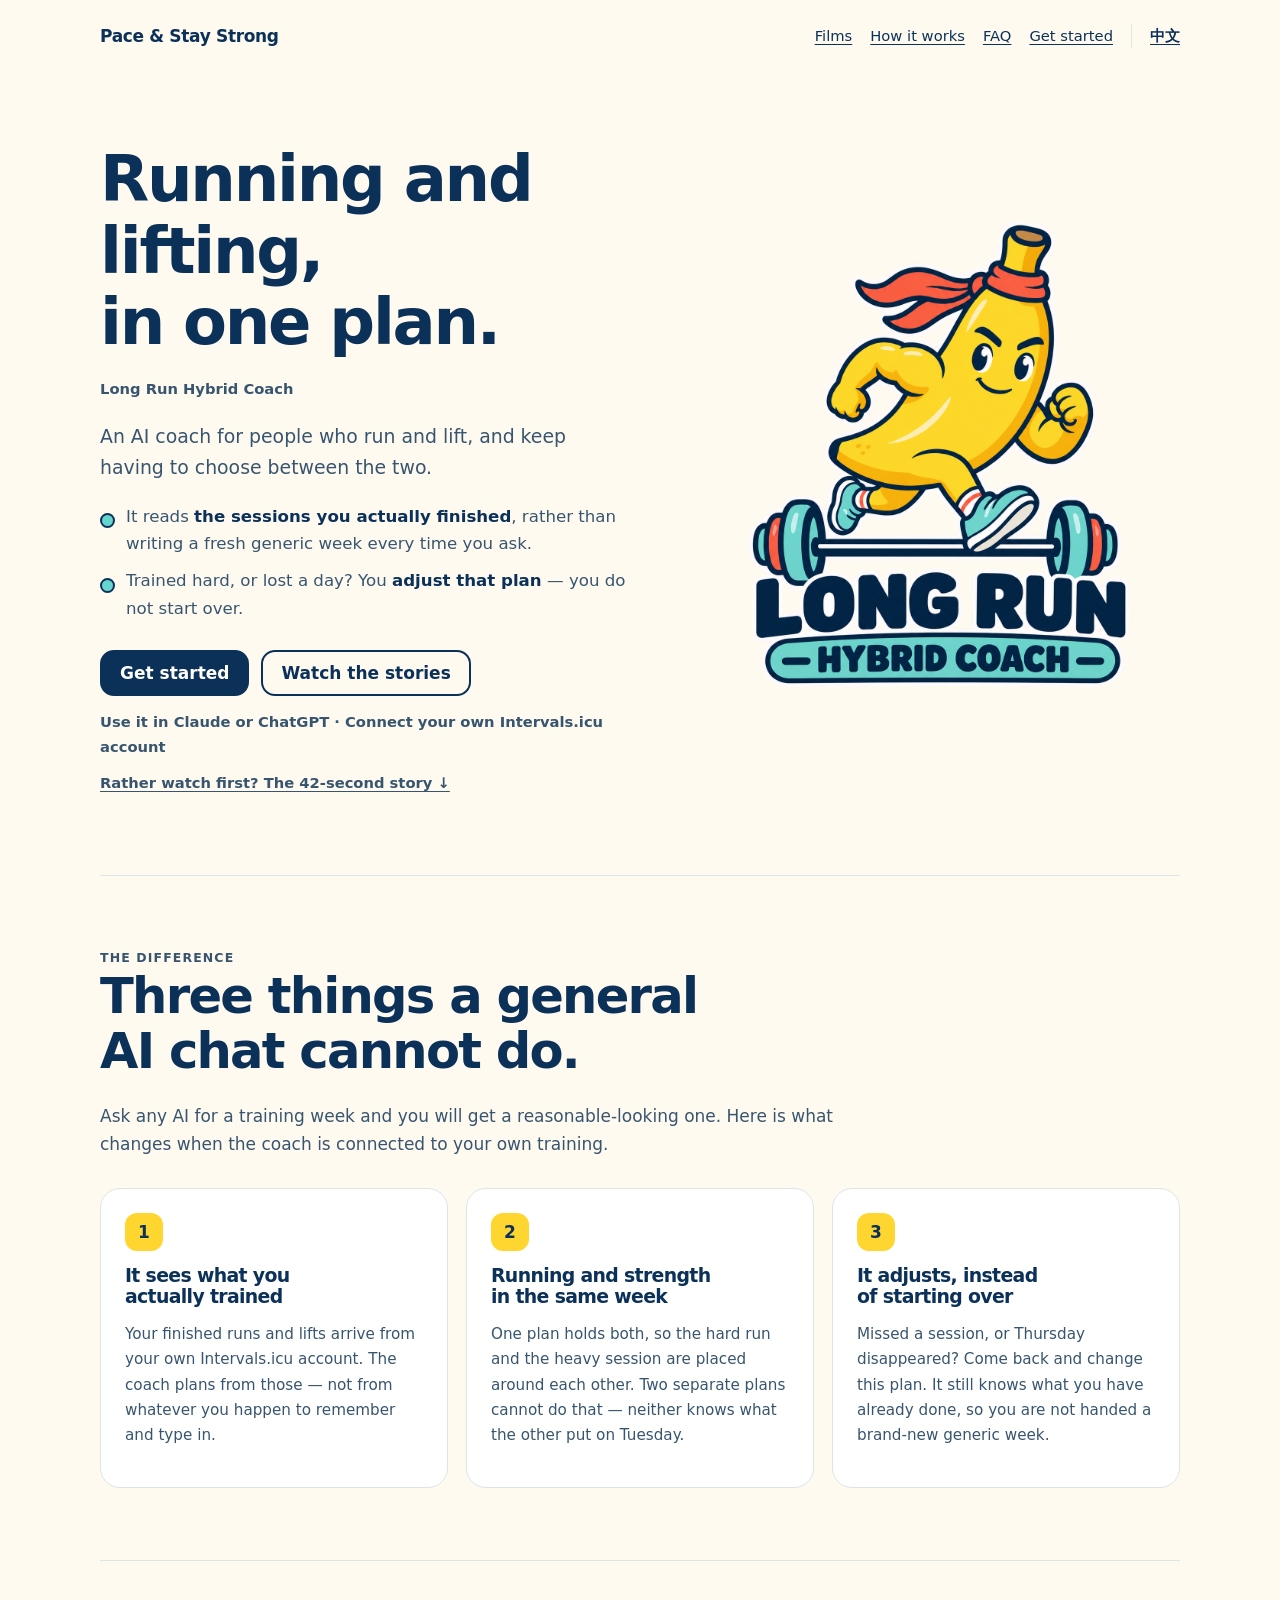
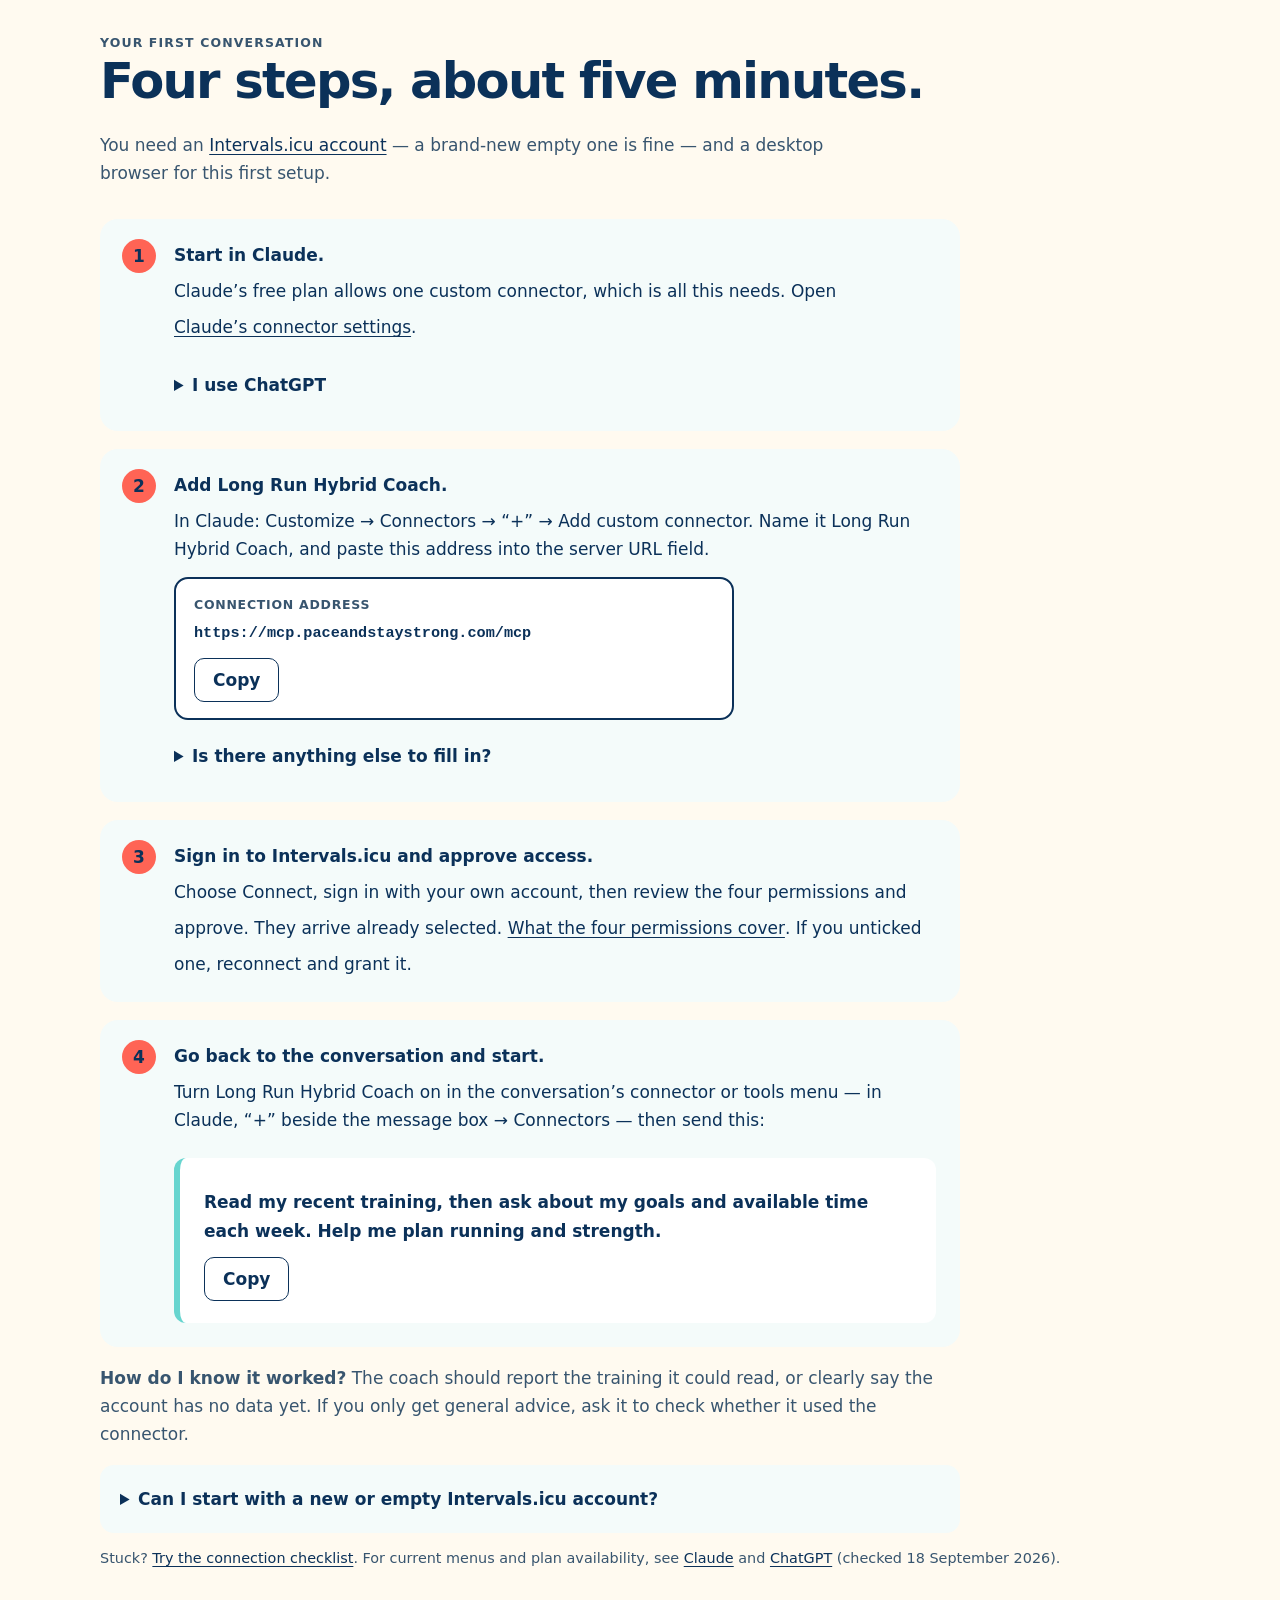
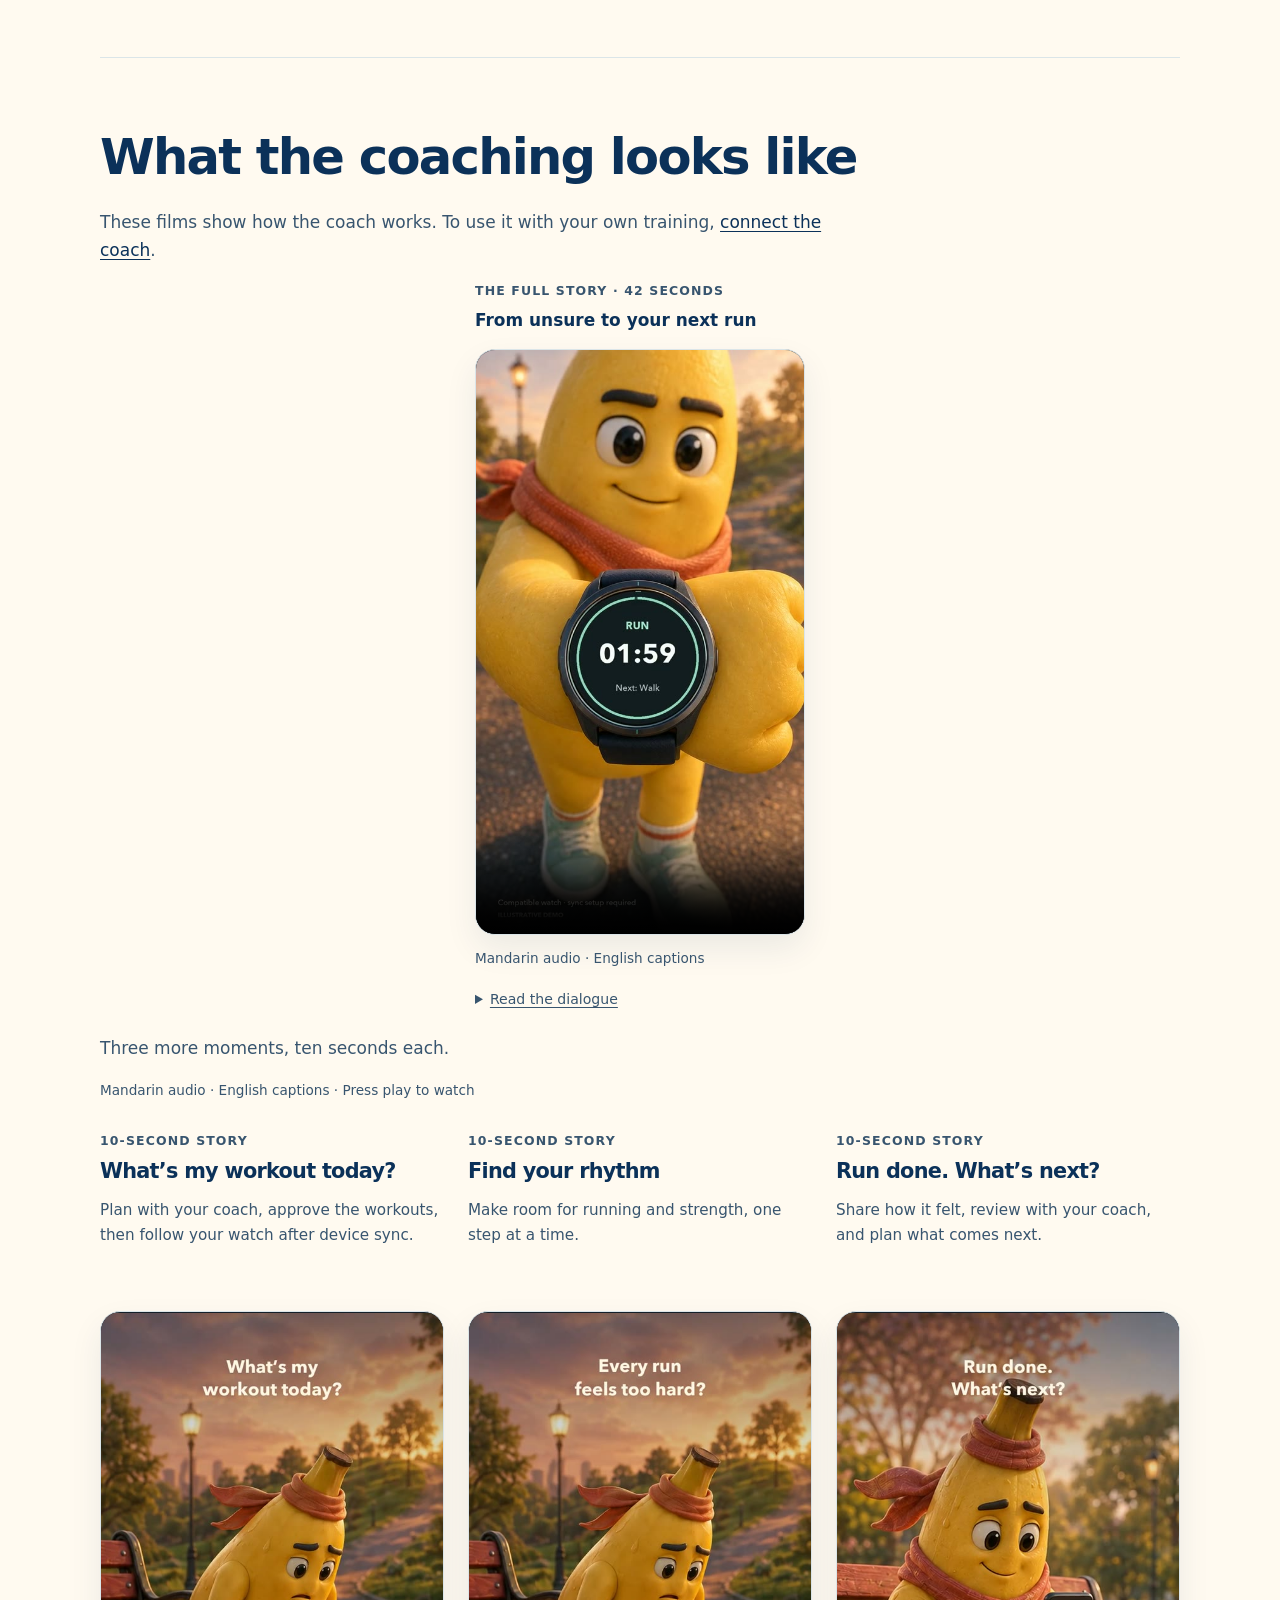
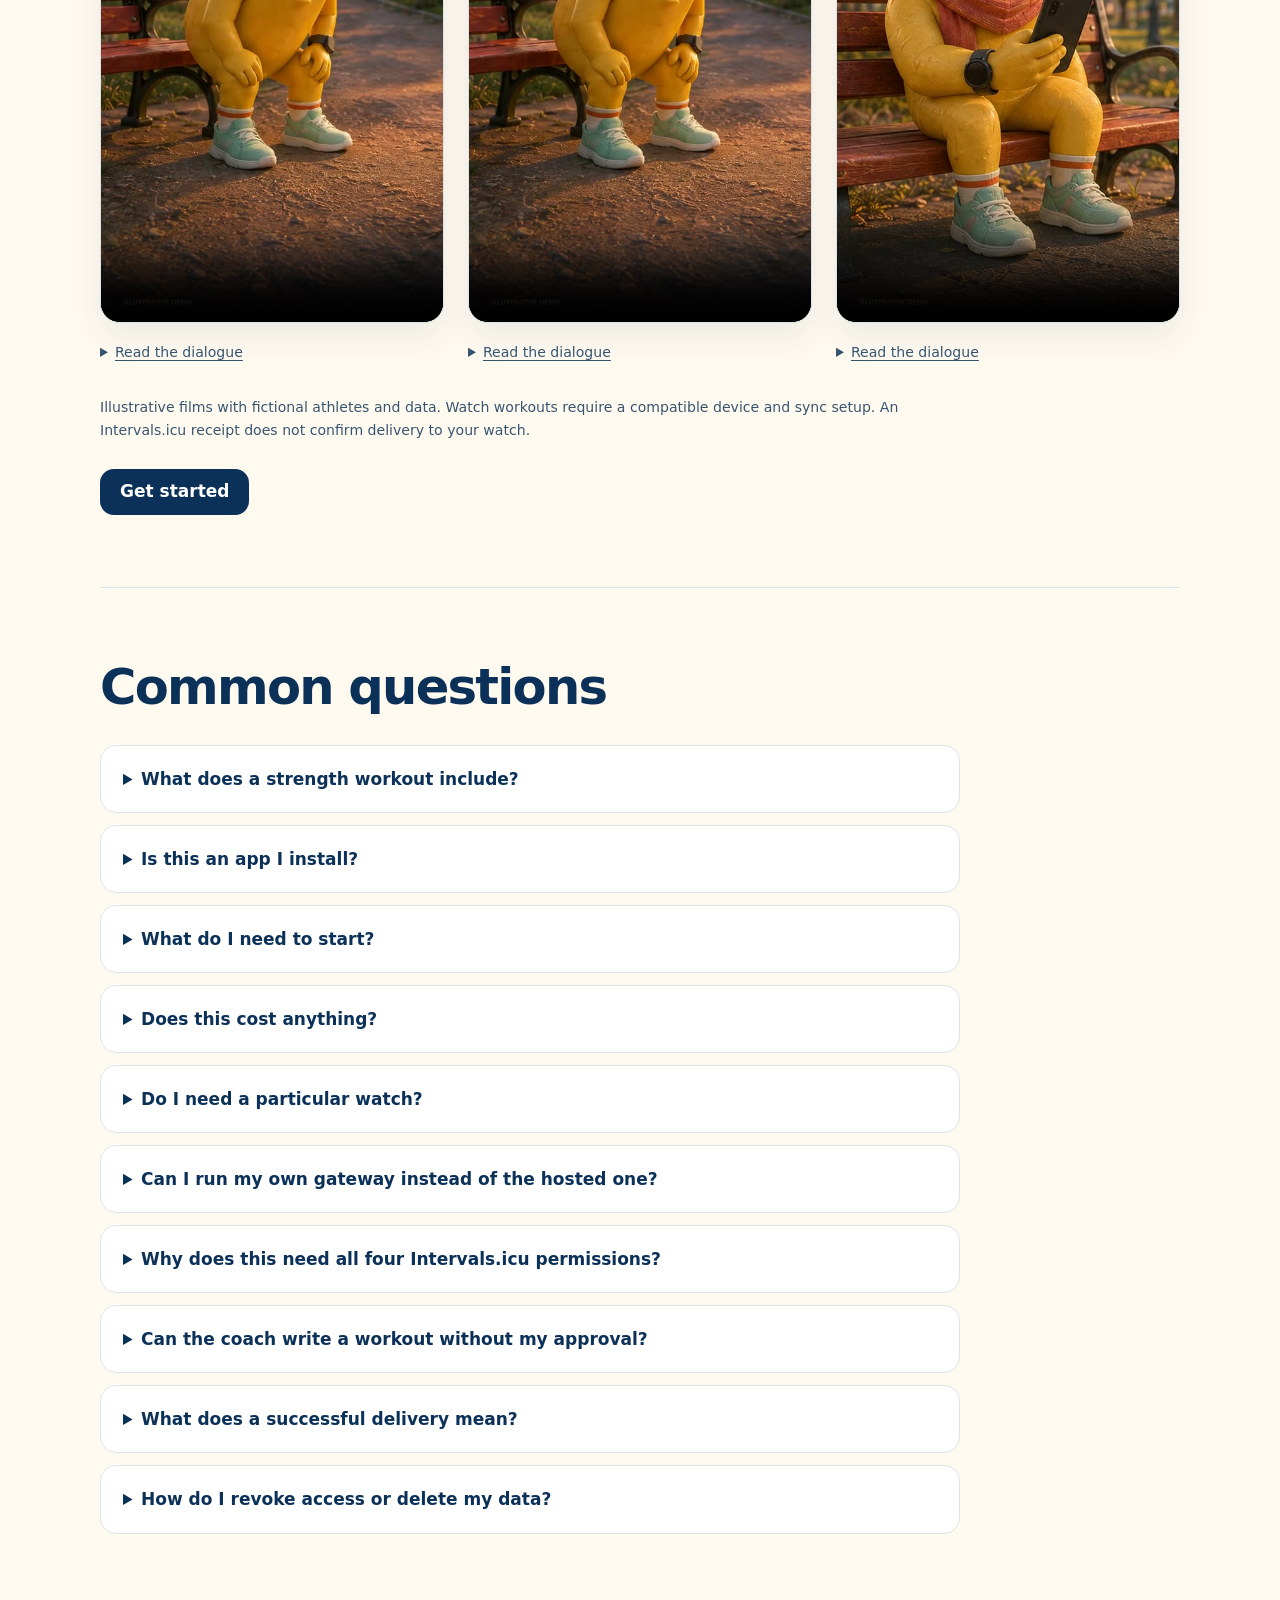
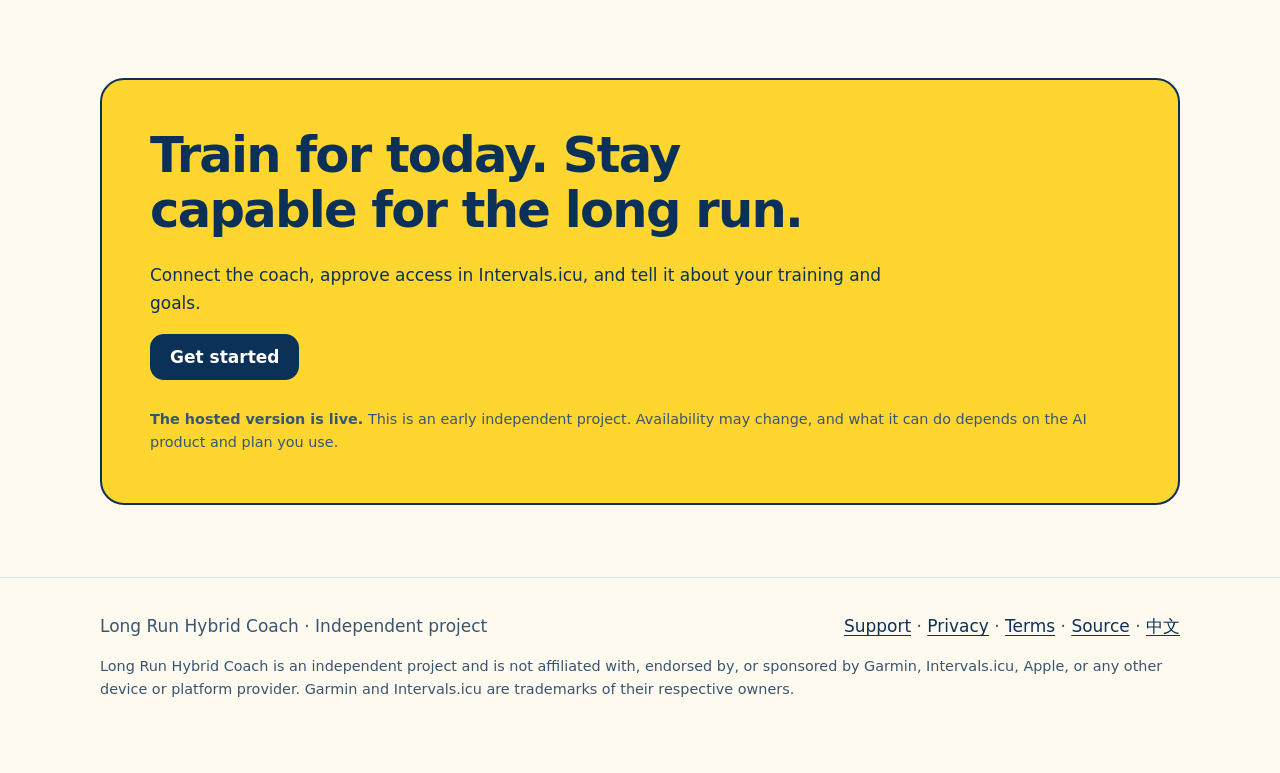
<file: index.html>
<!doctype html>
<html lang="en">
<head>
  <meta charset="utf-8">
  <meta name="viewport" content="width=device-width, initial-scale=1">
  <title>Long Run Hybrid Coach — Running and strength for the long run</title>
  <meta name="description" content="Running and strength in one plan that reads what you actually trained, and changes with you. Connect it to Claude or ChatGPT to work with your own training.">
  <meta property="og:title" content="Long Run Hybrid Coach — an adaptive AI coach for runners who lift">
  <meta property="og:description" content="Running and strength in one plan that reads what you actually trained, and changes with you. Connect it to Claude or ChatGPT to work with your own training.">
  <meta property="og:url" content="https://paceandstaystrong.com/">
  <meta property="og:image" content="https://paceandstaystrong.com/assets/long-run-hybrid-coach-logo.png">
  <link rel="alternate" hreflang="en" href="https://paceandstaystrong.com/">
  <link rel="alternate" hreflang="zh-Hant" href="https://paceandstaystrong.com/zh/">
  <link rel="alternate" hreflang="x-default" href="https://paceandstaystrong.com/">
  <link rel="stylesheet" href="assets/styles.css?v=first-visit-20260917">
  <script src="assets/media.js" defer></script>
  <script src="assets/onboarding.js" defer></script>
</head>
<body>
  <div class="wrap">
    <nav class="site-nav" aria-label="Primary navigation">
      <a class="brand" href="index.html">Pace &amp; Stay Strong</a>
      <div class="nav-links">
        <a href="#films">Films</a>
        <a href="#how-it-works">How it works</a>
        <a href="#what-you-connect">FAQ</a>
        <a href="#setup">Get started</a>
        <a class="nav-lang" href="zh/index.html" hreflang="zh-Hant" lang="zh-Hant">中文</a>
      </div>
    </nav>

    <main>
      <div class="hero">
        <div>
          <h1>Running and lifting,<br>in one plan.</h1>
          <p class="product-name">Long Run Hybrid Coach</p>
          <p class="lede">An AI coach for people who run and lift, and keep having to choose between the two.</p>
          <ul class="value-points">
            <li>It reads <strong>the sessions you actually finished</strong>, rather than writing a fresh generic week every time you ask.</li>
            <li>Trained hard, or lost a day? You <strong>adjust that plan</strong> — you do not start over.</li>
          </ul>
          <div class="actions">
            <a class="button" href="#setup">Get started</a>
            <a class="button secondary" href="#films">Watch the stories</a>
          </div>
          <p class="trust-line">Use it in Claude or ChatGPT · Connect your own Intervals.icu account</p>
          <p class="button-note"><a class="text-link" href="#full-story">Rather watch first? The 42-second story ↓</a></p>
        </div>
        <div class="hero-art">
          <img class="hero-logo" src="assets/long-run-hybrid-coach-logo.png?v=transparent-20260814" width="520" alt="Long Run Hybrid Coach banana athlete logo">
        </div>
      </div>

      <section id="how-it-works" aria-labelledby="how-title">
        <span class="page-kicker">The difference</span>
        <h2 id="how-title">Three things a general AI chat cannot do.</h2>
        <p class="section-copy" id="one-plan">Ask any AI for a training week and you will get a reasonable-looking one. Here is what changes when the coach is connected to your own training.</p>
        <div class="grid routine-grid">
          <article class="card"><div class="card-mark">1</div><h3>It sees what you actually trained</h3><p>Your finished runs and lifts arrive from your own Intervals.icu account. The coach plans from those — not from whatever you happen to remember and type in.</p></article>
          <article class="card"><div class="card-mark">2</div><h3>Running and strength in the same week</h3><p>One plan holds both, so the hard run and the heavy session are placed around each other. Two separate plans cannot do that — neither knows what the other put on Tuesday.</p></article>
          <article class="card"><div class="card-mark">3</div><h3>It adjusts, instead of starting over</h3><p>Missed a session, or Thursday disappeared? Come back and change this plan. It still knows what you have already done, so you are not handed a brand-new generic week.</p></article>
        </div>
      </section>

      <section id="setup" aria-labelledby="setup-title">
        <span class="page-kicker">Your first conversation</span>
        <h2 id="setup-title">Four steps, about five minutes.</h2>
        <p class="section-copy">You need an <a href="https://intervals.icu">Intervals.icu account</a> — a brand-new empty one is fine — and a desktop browser for this first setup.</p>
        <ol class="steps setup-steps" role="list">
          <li class="step" id="client-options"><strong>Start in Claude.</strong>
            <p>Claude’s free plan allows one custom connector, which is all this needs. Open <a href="https://claude.ai/customize/connectors">Claude’s connector settings</a>.</p>
            <details class="setup-detail"><summary>I use ChatGPT</summary>
              <p>ChatGPT’s plugin directory has a Plugin version of this coach, with no address to paste. You need an Intervals.icu account that your watch already syncs its training to.</p>
              <ol>
                <li>Open <a href="https://chatgpt.com/plugins/plugin_asdk_app_6ae202f14434819180f54642d659a519">Long Run Hybrid Coach’s install page</a> and choose Install plugin. If you are not signed in to ChatGPT, it asks you to sign in first.</li>
                <li>When it connects, sign in to your own Intervals.icu account and approve the activity-reading, calendar-management and sport-settings permissions.</li>
                <li>In a ChatGPT conversation, send the message in step 4.</li>
              </ol>
              <p>The Plugin version reads only your completed training from Intervals.icu, not the recovery data held there. Its plan is separate from the full version’s — the one you add with the address in step 2 — and nothing is shared between the two.</p>
              <p>To use the full version in ChatGPT, a personal plan can add it too: on ChatGPT Pro, Plugins → “+” → paste the same server URL and choose OAuth. From there it reads your training and works through a plan with you, preview included. Saving that plan, recording what you trained and sending workouts is the half that can fall short — OpenAI currently lists full MCP write as a beta on Business, Enterprise and Edu, and <a href="https://help.openai.com/en/articles/12584461-developer-mode-and-mcp-apps-in-chatgpt">its setup page</a> is where that answer is kept up to date. For the whole flow today, start with Claude.</p></details>
          </li>
          <li class="step"><strong>Add Long Run Hybrid Coach.</strong>
            <p>In Claude: Customize → Connectors → “+” → Add custom connector. Name it Long Run Hybrid Coach, and paste this address into the server URL field.</p>
            <div class="connector-address">
              <span>Connection address</span>
              <code id="connection-url">https://mcp.paceandstaystrong.com/mcp</code>
              <button type="button" class="copy-button" data-copy="connection-url" aria-label="Copy connection address" hidden>Copy</button><span class="copy-status" role="status" aria-live="polite"></span>
            </div>
            <details class="setup-detail"><summary>Is there anything else to fill in?</summary><p>No. There is no API key and no OAuth credential to enter — the address is the whole of it. On a team account, an administrator may have to enable custom connectors before the option appears.</p></details>
          </li>
          <li class="step"><strong>Sign in to Intervals.icu and approve access.</strong>
            <p>Choose Connect, sign in with your own account, then review the four permissions and approve. They arrive already selected. <a href="#permissions">What the four permissions cover</a>. If you unticked one, reconnect and grant it.</p>
          </li>
          <li class="step"><strong>Go back to the conversation and start.</strong>
            <p>Turn Long Run Hybrid Coach on in the conversation’s connector or tools menu — in Claude, “+” beside the message box → Connectors — then send this:</p>
            <div class="first-message"><p id="first-prompt">Read my recent training, then ask about my goals and available time each week. Help me plan running and strength.</p><button type="button" class="copy-button" data-copy="first-prompt" aria-label="Copy first message" hidden>Copy</button><span class="copy-status" role="status" aria-live="polite"></span></div>
          </li>
        </ol>
        <p class="setup-success"><strong>How do I know it worked?</strong> The coach should report the training it could read, or clearly say the account has no data yet. If you only get general advice, ask it to check whether it used the connector.</p>
        <details class="setup-detail empty-account" id="empty-account"><summary>Can I start with a new or empty Intervals.icu account?</summary><p>Yes. Tell the coach how you have been training, how much time you have and what you want to achieve. You do not need to fill in your history first.</p><p>Later, connect a supported device or app in Intervals.icu Settings. How much history imports depends on the source. Once activities appear in Intervals.icu, ask the coach to read them again.</p></details>
        <p class="fine">Stuck? <a href="support.html#connection-help">Try the connection checklist</a>. For current menus and plan availability, see <a href="https://support.claude.com/en/articles/11175166-get-started-with-custom-connectors-using-remote-mcp">Claude</a> and <a href="https://help.openai.com/en/articles/12584461-developer-mode-and-mcp-apps-in-chatgpt">ChatGPT</a> (checked 18 September 2026).</p>
      </section>

      <section id="films" aria-labelledby="films-title">
        <h2 id="films-title">What the coaching looks like</h2>
        <p class="section-copy">These films show how the coach works. To use it with your own training, <a href="#setup">connect the coach</a>.</p>
        <figure class="hero-film" id="full-story">
          <figcaption><span class="page-kicker">The full story · 42 seconds</span><strong>From unsure to your next run</strong></figcaption>
          <video class="film-player" controls playsinline preload="none" poster="assets/films/full-story-v1.jpg" width="720" height="1280" aria-label="From unsure to your next run">
              <source src="assets/films/full-story-v1.mp4" type="video/mp4">
              <track kind="captions" src="assets/films/full-story-v1.en.vtt" srclang="en" label="English" default>
              <track kind="captions" src="assets/films/full-story-v1.zh-Hant.vtt" srclang="zh-Hant" label="繁體中文">
              <a href="assets/films/full-story-v1.mp4">Download the video</a>
            </video>
          <p class="film-language">Mandarin audio · English captions</p>
          <details class="film-transcript"><summary>Read the dialogue</summary><ol><li>Every run leaves me exhausted. I need a plan.</li><li>I can train four days a week. Can you help?</li><li>Yes. Let’s use your recent training to balance running and strength.</li><li>Great. Save my plan.</li><li>Saved. Shall I send these three runs?</li><li>Yes, send them.</li><li>Today, I’ll follow my watch.</li><li>This time, I finished with energy to spare.</li><li>Great. Let’s review next week together.</li></ol></details>
        </figure>
        <p class="section-copy">Three more moments, ten seconds each.</p>
        <p class="film-language">Mandarin audio · English captions · Press play to watch</p>
        <div class="film-grid">
          <article class="film-card" aria-labelledby="film-a-title">
            <div class="film-card-heading"><span class="page-kicker">10-second story</span><h3 id="film-a-title">What’s my workout today?</h3><p>Plan with your coach, approve the workouts, then follow your watch after device sync.</p></div>
            <video class="film-player" controls playsinline preload="none" poster="assets/films/short-a-v1.jpg" width="720" height="1280" aria-label="What’s my workout today?">
              <source src="assets/films/short-a-v1.mp4" type="video/mp4">
              <track kind="captions" src="assets/films/short-a-v1.en.vtt" srclang="en" label="English" default>
              <track kind="captions" src="assets/films/short-a-v1.zh-Hant.vtt" srclang="zh-Hant" label="繁體中文">
              <a href="assets/films/short-a-v1.mp4">Download the video</a>
            </video>
            <details class="film-transcript"><summary>Read the dialogue</summary><ol><li>What’s my workout today?</li><li>I’ll plan it. Follow your watch.</li></ol></details>
          </article>
          <article class="film-card" aria-labelledby="film-b-title">
            <div class="film-card-heading"><span class="page-kicker">10-second story</span><h3 id="film-b-title">Find your rhythm</h3><p>Make room for running and strength, one step at a time.</p></div>
            <video class="film-player" controls playsinline preload="none" poster="assets/films/short-b-v1.jpg" width="720" height="1280" aria-label="Find your rhythm">
              <source src="assets/films/short-b-v1.mp4" type="video/mp4">
              <track kind="captions" src="assets/films/short-b-v1.en.vtt" srclang="en" label="English" default>
              <track kind="captions" src="assets/films/short-b-v1.zh-Hant.vtt" srclang="zh-Hant" label="繁體中文">
              <a href="assets/films/short-b-v1.mp4">Download the video</a>
            </video>
            <details class="film-transcript"><summary>Read the dialogue</summary><ol><li>Every run leaves me exhausted.</li><li>Find your rhythm. One step at a time.</li></ol></details>
          </article>
          <article class="film-card" aria-labelledby="film-c-title">
            <div class="film-card-heading"><span class="page-kicker">10-second story</span><h3 id="film-c-title">Run done. What’s next?</h3><p>Share how it felt, review with your coach, and plan what comes next.</p></div>
            <video class="film-player" controls playsinline preload="none" poster="assets/films/short-c-v1.jpg" width="720" height="1280" aria-label="Run done. What’s next?">
              <source src="assets/films/short-c-v1.mp4" type="video/mp4">
              <track kind="captions" src="assets/films/short-c-v1.en.vtt" srclang="en" label="English" default>
              <track kind="captions" src="assets/films/short-c-v1.zh-Hant.vtt" srclang="zh-Hant" label="繁體中文">
              <a href="assets/films/short-c-v1.mp4">Download the video</a>
            </video>
            <details class="film-transcript"><summary>Read the dialogue</summary><ol><li>Run done. What’s next?</li><li>Let’s review and plan next week.</li></ol></details>
          </article>
        </div>
        <p class="film-note">Illustrative films with fictional athletes and data. Watch workouts require a compatible device and sync setup. An Intervals.icu receipt does not confirm delivery to your watch.</p>
        <a class="button" href="#setup">Get started</a>
      </section>

      <section id="what-you-connect" aria-labelledby="connect-title">
        <h2 id="connect-title">Common questions</h2>
        <div class="faq-list">
          <details><summary>What does a strength workout include?</summary><p>The plan can retain exercises, sets, reps and loads for you to read back in conversation. Intervals.icu receives the session title; the calendar or watch is not the full strength prescription.</p></details>
          <details>
            <summary>Is this an app I install?</summary>
            <p>No. It runs inside a conversation with Claude or ChatGPT: you connect it once, then you talk to it. There is nothing to download and no separate account to create here. Your plan lives in the coach, and your workouts land in your Intervals.icu calendar.</p>
          </details>
          <details>
            <summary>What do I need to start?</summary>
            <p>To connect your own training you need an <a href="https://intervals.icu">Intervals.icu account</a> and an AI account with connector access. Start with Claude; its free plan allows one custom connector and covers the whole flow. ChatGPT works too, with limits worth reading first — see <a href="#client-options">Get started</a>.</p>
          </details>
          <details>
            <summary>Does this cost anything?</summary>
            <p>The coach is currently free, with no paid tier. Intervals.icu offers free accounts, and you can start on Claude’s free plan. Your AI platform’s usage limits and subscription fees still apply.</p>
          </details>
          <details>
            <summary>Do I need a particular watch?</summary>
            <p>No particular watch is required, and you can use the coach without one. It uses records in Intervals.icu and training you report in conversation.</p>
            <p>To follow a workout on your watch: confirm it is in Intervals.icu, then use your device’s own sync. The coach can check that Intervals.icu received it; whether it reached the watch is something only the watch shows.</p>
          </details>
          <details>
            <summary>Can I run my own gateway instead of the hosted one?</summary>
            <p>Yes. Self-hosting runs the exact same product with your own Intervals.icu OAuth credentials and your own storage. Most people should use the hosted address in <a href="#setup">Get started</a>.</p>
          </details>
          <details id="permissions">
            <summary>Why does this need all four Intervals.icu permissions?</summary>
            <p>They cover completed activities, wellness data, your training calendar, and athlete settings. Settings writes are limited to filling a missing threshold pace during a delivery you already confirmed; an existing value is not overwritten. Calendar workouts still require your approval. Reconnect to grant a permission you turned off.</p>
          </details>
          <details>
            <summary>Can the coach write a workout without my approval?</summary>
            <p>No. Every workout is shown to you in full first, and what gets written is what you confirmed.</p>
          </details>
          <details>
            <summary>What does a successful delivery mean?</summary>
            <p>A successful delivery means Intervals.icu saved the workout and the coach read it back to confirm. It doesn't mean your watch has it yet.</p>
          </details>
          <details>
            <summary>How do I revoke access or delete my data?</summary>
            <p><strong>To stop access:</strong> remove this application in your Intervals.icu settings. That ends future reads and writes. Because Intervals.icu grants access per application rather than per AI, removing it disconnects every AI you had connected.</p>
            <p><strong>To delete your data as well:</strong> ask by email — the <a href="support.html#data-by-email">support page</a> has the steps. Ask the coach to delete everything and it hands you that page; nothing is submitted and nothing removed until you write. Revoke first or write first, either way: your athlete id finds the account.</p>
            <p>Workouts already on your Intervals.icu calendar stay yours to keep or remove either way. More detail on the <a href="support.html">support page</a>.</p>
          </details>
        </div>
      </section>

      <section class="final-cta" aria-labelledby="start-title">
        <h2 id="start-title">Train for today. Stay capable for the long run.</h2>
        <p class="section-copy">Connect the coach, approve access in Intervals.icu, and tell it about your training and goals.</p>
        <a class="button" href="#setup">Get started</a>
        <p class="project-status"><strong>The hosted version is live.</strong> This is an early independent project. Availability may change, and what it can do depends on the AI product and plan you use.</p>
      </section>
    </main>
  </div>

  <footer>
    <div class="wrap footer-row">
      <div>Long Run Hybrid Coach · Independent project</div>
      <div><a href="support.html">Support</a> · <a href="privacy.html">Privacy</a> · <a href="terms.html">Terms</a> · <a href="https://github.com/atomchung/long-run-hybrid-coach">Source</a> · <a href="zh/index.html" hreflang="zh-Hant" lang="zh-Hant">中文</a></div>
    </div>
    <div class="wrap"><p class="fine">Long Run Hybrid Coach is an independent project and is not affiliated with, endorsed by, or sponsored by Garmin, Intervals.icu, Apple, or any other device or platform provider. Garmin and Intervals.icu are trademarks of their respective owners.</p></div>
  </footer>
</body>
</html>
</file>
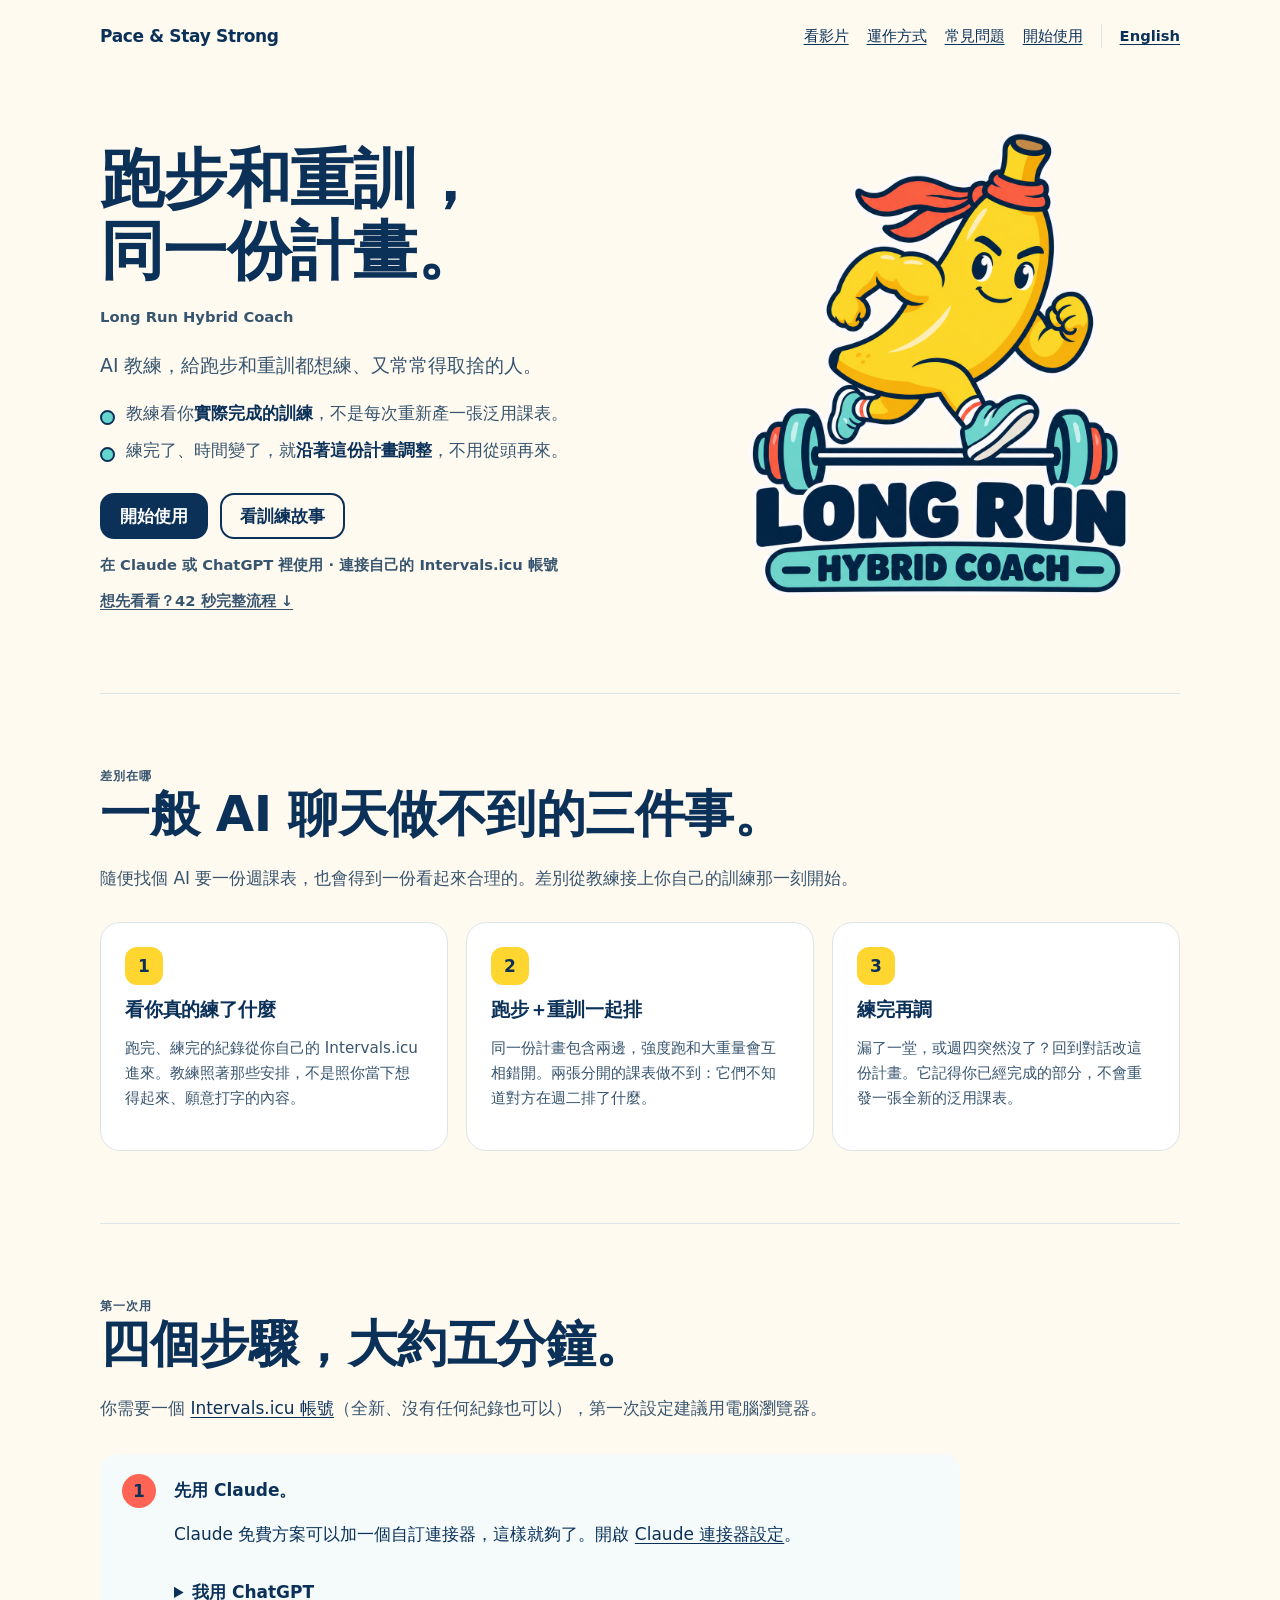
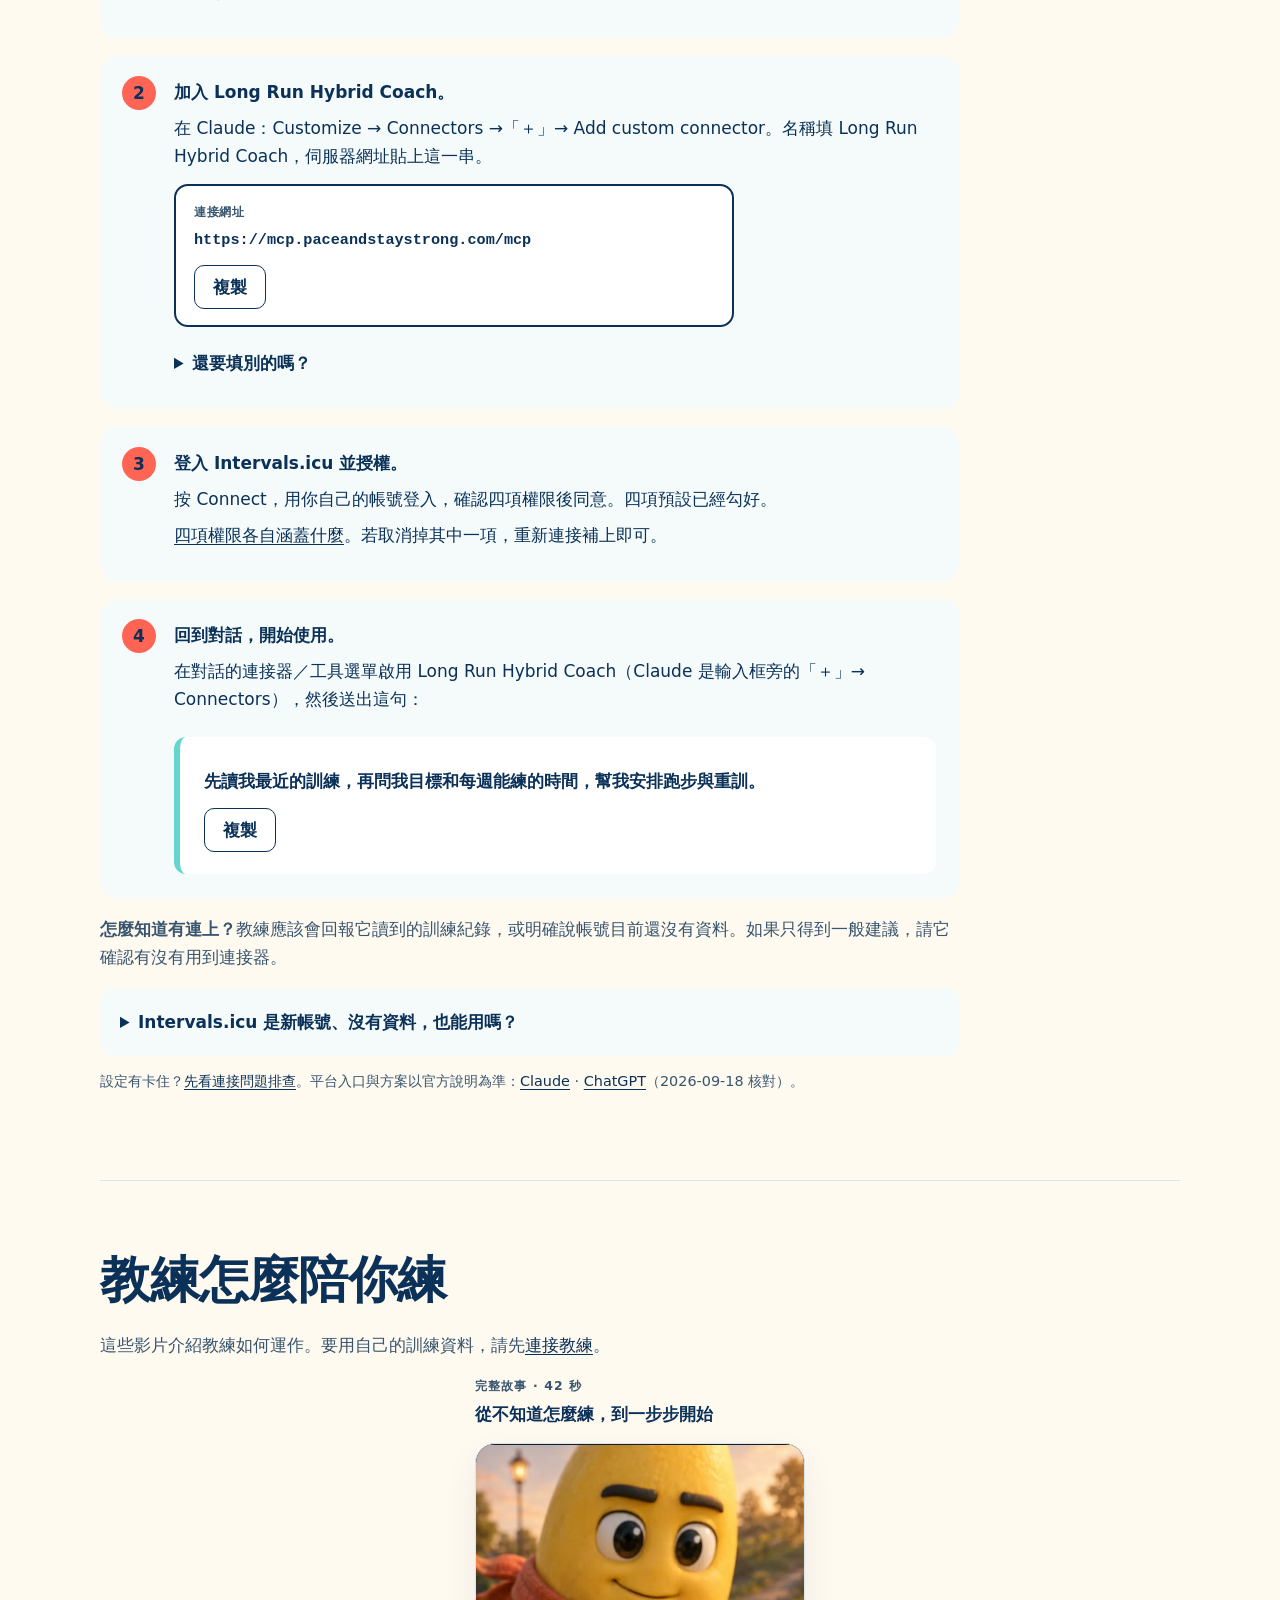
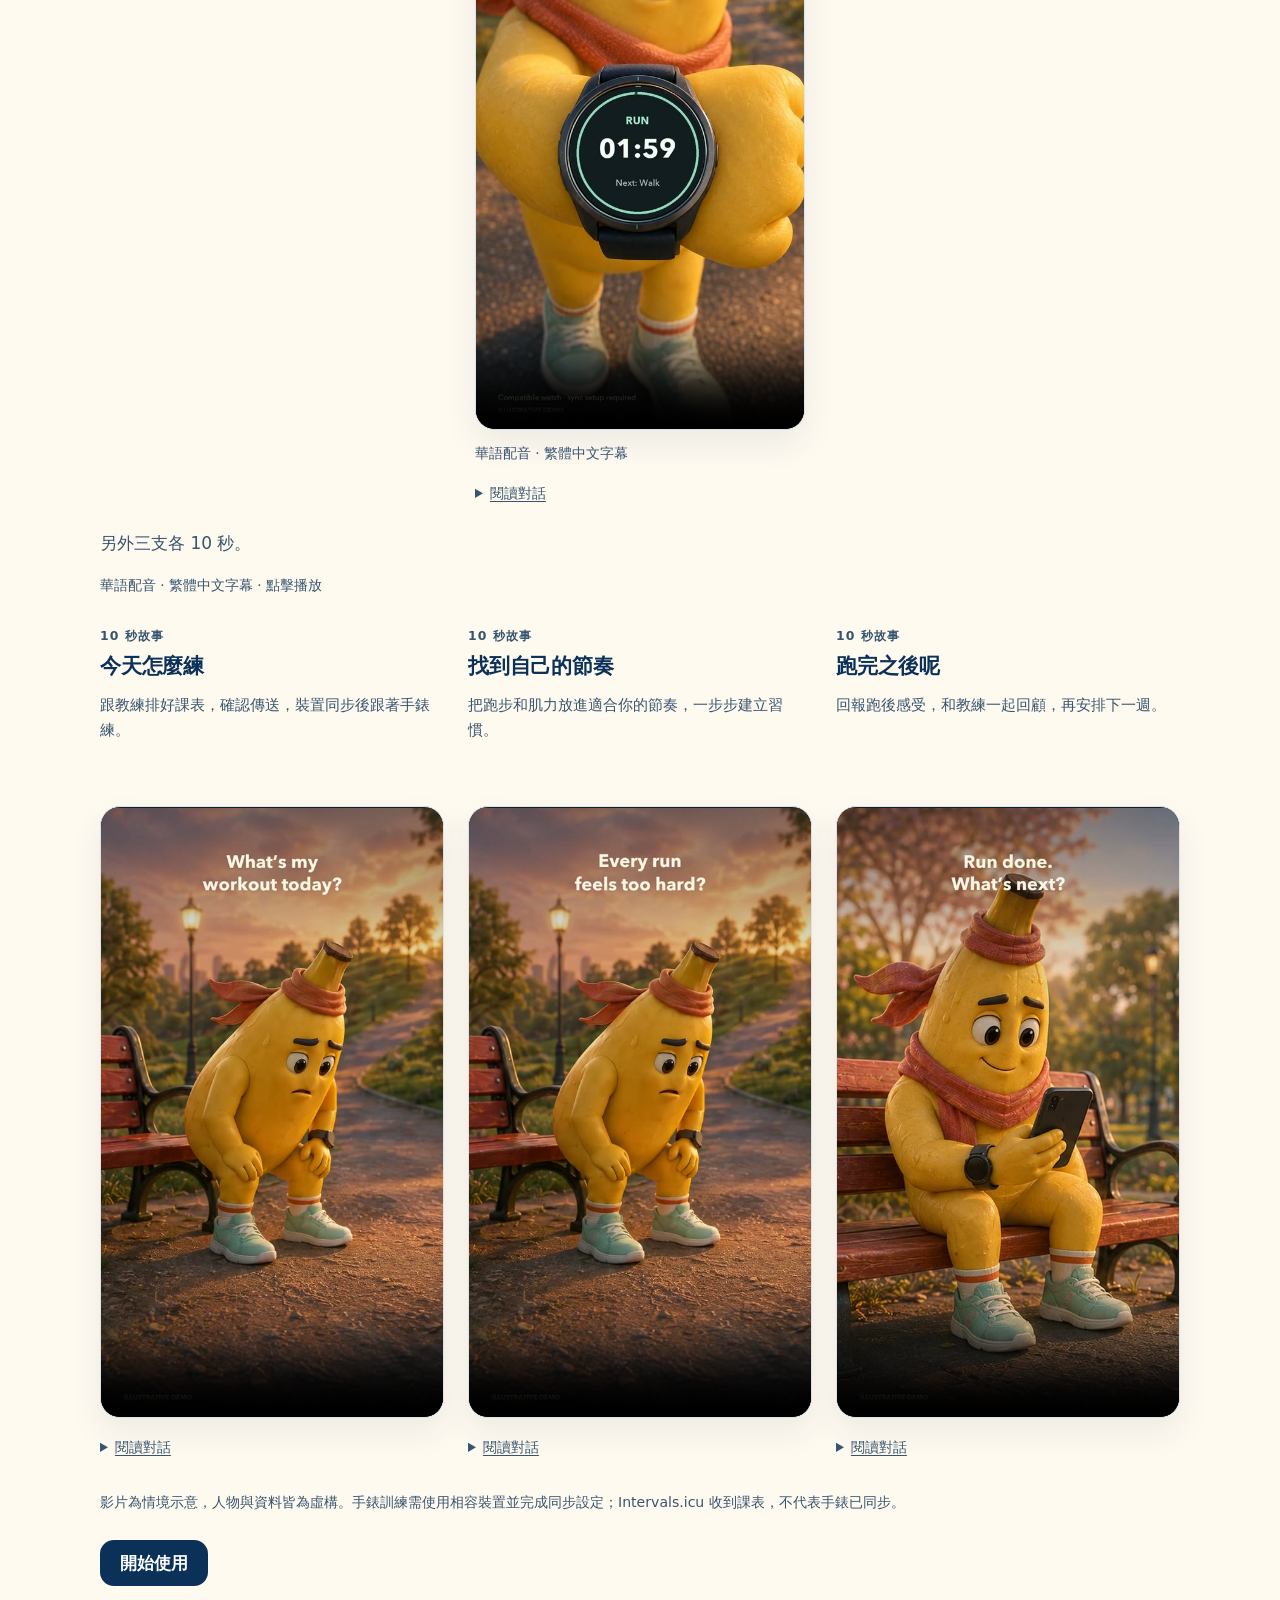
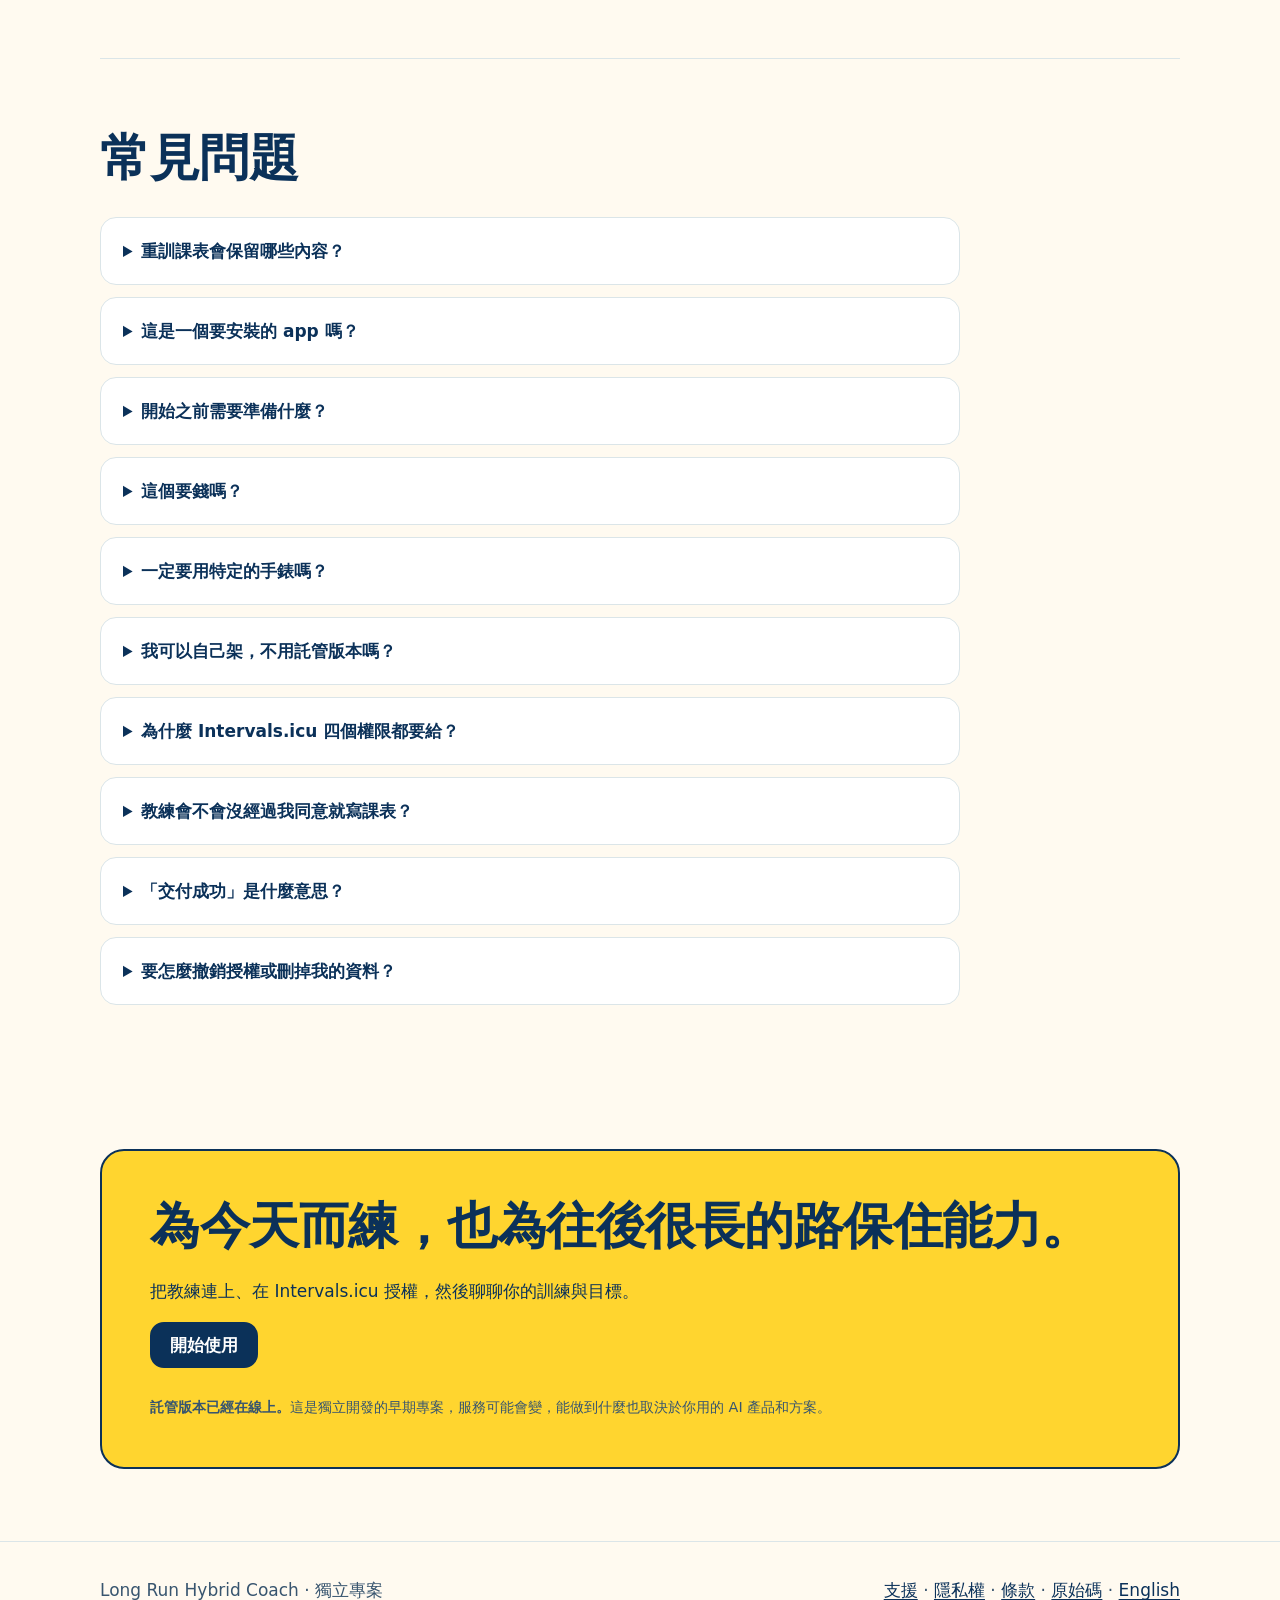
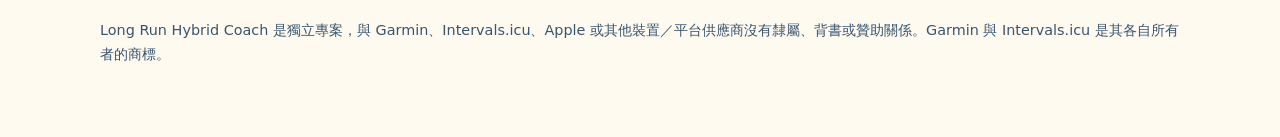
<file: zh/index.html>
<!doctype html>
<html lang="zh-Hant">
<head>
  <meta charset="utf-8">
  <meta name="viewport" content="width=device-width, initial-scale=1">
  <title>Long Run Hybrid Coach — 跑步與重訓，練得久一點</title>
  <meta name="description" content="跑步和重訓排在同一份計畫裡，教練看你實際完成的訓練，練完再一起調整。透過 Claude 或 ChatGPT 連接自己的訓練資料。">
  <meta property="og:title" content="Long Run Hybrid Coach — 跑步＋重訓的自適應 AI 教練">
  <meta property="og:description" content="跑步和重訓排在同一份計畫裡，教練看你實際完成的訓練，練完再一起調整。透過 Claude 或 ChatGPT 連接自己的訓練資料。">
  <meta property="og:url" content="https://paceandstaystrong.com/zh/">
  <meta property="og:image" content="https://paceandstaystrong.com/assets/long-run-hybrid-coach-logo.png">
  <link rel="alternate" hreflang="zh-Hant" href="https://paceandstaystrong.com/zh/">
  <link rel="alternate" hreflang="en" href="https://paceandstaystrong.com/">
  <link rel="alternate" hreflang="x-default" href="https://paceandstaystrong.com/">
  <link rel="stylesheet" href="../assets/styles.css?v=first-visit-20260917">
  <script src="../assets/media.js" defer></script>
  <script src="../assets/onboarding.js" defer></script>
</head>
<body>
  <div class="wrap">
    <nav class="site-nav" aria-label="主要導覽">
      <a class="brand" href="index.html">Pace &amp; Stay Strong</a>
      <div class="nav-links">
        <a href="#films">看影片</a>
        <a href="#how-it-works">運作方式</a>
        <a href="#what-you-connect">常見問題</a>
        <a href="#setup">開始使用</a>
        <a class="nav-lang" href="../index.html" hreflang="en" lang="en">English</a>
      </div>
    </nav>

    <main>
      <div class="hero">
        <div>
          <h1>跑步和重訓，<br>同一份計畫。</h1>
          <p class="product-name">Long Run Hybrid Coach</p>
          <p class="lede">AI 教練，給跑步和重訓都想練、又常常得取捨的人。</p>
          <ul class="value-points">
            <li>教練看你<strong>實際完成的訓練</strong>，不是每次重新產一張泛用課表。</li>
            <li>練完了、時間變了，就<strong>沿著這份計畫調整</strong>，不用從頭再來。</li>
          </ul>
          <div class="actions">
            <a class="button" href="#setup">開始使用</a>
            <a class="button secondary" href="#films">看訓練故事</a>
          </div>
          <p class="trust-line">在 Claude 或 ChatGPT 裡使用 · 連接自己的 Intervals.icu 帳號</p>
          <p class="button-note"><a class="text-link" href="#full-story">想先看看？42 秒完整流程 ↓</a></p>
        </div>
        <div class="hero-art">
          <img class="hero-logo" src="../assets/long-run-hybrid-coach-logo.png?v=transparent-20260814" width="520" alt="Long Run Hybrid Coach 香蕉運動員標誌">
        </div>
      </div>

      <section id="how-it-works" aria-labelledby="how-title">
        <span class="page-kicker">差別在哪</span>
        <h2 id="how-title">一般 AI 聊天做不到的三件事。</h2>
        <p class="section-copy" id="one-plan">隨便找個 AI 要一份週課表，也會得到一份看起來合理的。差別從教練接上你自己的訓練那一刻開始。</p>
        <div class="grid routine-grid">
          <article class="card"><div class="card-mark">1</div><h3>看你真的練了什麼</h3><p>跑完、練完的紀錄從你自己的 Intervals.icu 進來。教練照著那些安排，不是照你當下想得起來、願意打字的內容。</p></article>
          <article class="card"><div class="card-mark">2</div><h3>跑步＋重訓一起排</h3><p>同一份計畫包含兩邊，強度跑和大重量會互相錯開。兩張分開的課表做不到：它們不知道對方在週二排了什麼。</p></article>
          <article class="card"><div class="card-mark">3</div><h3>練完再調</h3><p>漏了一堂，或週四突然沒了？回到對話改這份計畫。它記得你已經完成的部分，不會重發一張全新的泛用課表。</p></article>
        </div>
      </section>

      <section id="setup" aria-labelledby="setup-title">
        <span class="page-kicker">第一次用</span>
        <h2 id="setup-title">四個步驟，大約五分鐘。</h2>
        <p class="section-copy">你需要一個 <a href="https://intervals.icu">Intervals.icu 帳號</a>（全新、沒有任何紀錄也可以），第一次設定建議用電腦瀏覽器。</p>
        <ol class="steps setup-steps" role="list">
          <li class="step" id="client-options"><strong>先用 Claude。</strong>
            <p>Claude 免費方案可以加一個自訂連接器，這樣就夠了。開啟 <a href="https://claude.ai/customize/connectors">Claude 連接器設定</a>。</p>
            <details class="setup-detail"><summary>我用 ChatGPT</summary>
              <p>ChatGPT 的外掛程式目錄上有這個教練的 Plugin 版，不用貼網址。你需要一個 Intervals.icu 帳號，而且手錶的訓練紀錄已經同步進去。</p>
              <ol>
                <li>開啟 <a href="https://chatgpt.com/plugins/plugin_asdk_app_6ae202f14434819180f54642d659a519">Long Run Hybrid Coach 的安裝頁</a>，按「安裝外掛程式」。還沒登入 ChatGPT 的話，會先請你登入。</li>
                <li>連接時登入你自己的 Intervals.icu 帳號，同意活動讀取、日曆管理與運動設定三項權限。</li>
                <li>在 ChatGPT 的對話裡，送出第四步的那句話。</li>
              </ol>
              <p>Plugin 版從 Intervals.icu 只讀你完成的訓練，不讀那裡的恢復資料。它的計畫和完整版（用第二步的連接網址加入的那個）各自獨立，不互通。</p>
              <p>要在 ChatGPT 用完整版，個人方案也可以加：ChatGPT Pro 進「外掛程式」→「＋」→ 貼上同一串伺服器網址，驗證選 OAuth。加好之後它會讀你的訓練，跟你把計畫討論到完整預覽。可能卡住的是寫入那一半——儲存計畫、記錄你練了什麼、傳送課表：OpenAI 目前把完整 MCP 寫入列為 Business、Enterprise、Edu 的 beta，<a href="https://help.openai.com/en/articles/12584461-developer-mode-and-mcp-apps-in-chatgpt">官方設定說明</a>也是這個答案會更新的地方。想一次跑完整個流程，目前請用 Claude。</p></details>
          </li>
          <li class="step"><strong>加入 Long Run Hybrid Coach。</strong>
            <p>在 Claude：Customize → Connectors →「＋」→ Add custom connector。名稱填 Long Run Hybrid Coach，伺服器網址貼上這一串。</p>
            <div class="connector-address">
              <span>連接網址</span>
              <code id="connection-url">https://mcp.paceandstaystrong.com/mcp</code>
              <button type="button" class="copy-button" data-copy="connection-url" aria-label="複製連接網址" hidden>複製</button><span class="copy-status" role="status" aria-live="polite"></span>
            </div>
            <details class="setup-detail"><summary>還要填別的嗎？</summary><p>不用。沒有 API key，也不需要填 OAuth 憑證，就只有這串網址。團隊帳號可能要管理員先開放自訂連接器，選項才會出現。</p></details>
          </li>
          <li class="step"><strong>登入 Intervals.icu 並授權。</strong>
            <p>按 Connect，用你自己的帳號登入，確認四項權限後同意。四項預設已經勾好。<a href="#permissions">四項權限各自涵蓋什麼</a>。若取消掉其中一項，重新連接補上即可。</p>
          </li>
          <li class="step"><strong>回到對話，開始使用。</strong>
            <p>在對話的連接器／工具選單啟用 Long Run Hybrid Coach（Claude 是輸入框旁的「＋」→ Connectors），然後送出這句：</p>
            <div class="first-message"><p id="first-prompt">先讀我最近的訓練，再問我目標和每週能練的時間，幫我安排跑步與重訓。</p><button type="button" class="copy-button" data-copy="first-prompt" aria-label="複製第一句對話" hidden>複製</button><span class="copy-status" role="status" aria-live="polite"></span></div>
          </li>
        </ol>
        <p class="setup-success"><strong>怎麼知道有連上？</strong>教練應該會回報它讀到的訓練紀錄，或明確說帳號目前還沒有資料。如果只得到一般建議，請它確認有沒有用到連接器。</p>
        <details class="setup-detail empty-account" id="empty-account"><summary>Intervals.icu 是新帳號、沒有資料，也能用嗎？</summary><p>可以。先告訴教練你最近怎麼練、每週有多少時間和想達成什麼，不必先補齊歷史資料。</p><p>之後可在 Intervals.icu 的 Settings 連接支援的裝置或 app。歷史資料能補多少取決於來源；確認紀錄出現在 Intervals.icu 後，再請教練重新讀取。</p></details>
        <p class="fine">設定有卡住？<a href="support.html#connection-help">先看連接問題排查</a>。平台入口與方案以官方說明為準：<a href="https://support.claude.com/en/articles/11175166-get-started-with-custom-connectors-using-remote-mcp">Claude</a> · <a href="https://help.openai.com/en/articles/12584461-developer-mode-and-mcp-apps-in-chatgpt">ChatGPT</a>（2026-09-18 核對）。</p>
      </section>

      <section id="films" aria-labelledby="films-title">
        <h2 id="films-title">教練怎麼陪你練</h2>
        <p class="section-copy">這些影片介紹教練如何運作。要用自己的訓練資料，請先<a href="#setup">連接教練</a>。</p>
        <figure class="hero-film" id="full-story">
          <figcaption><span class="page-kicker">完整故事 · 42 秒</span><strong>從不知道怎麼練，到一步步開始</strong></figcaption>
          <video class="film-player" controls playsinline preload="none" poster="../assets/films/full-story-v1.jpg" width="720" height="1280" aria-label="從不知道怎麼練，到一步步開始">
              <source src="../assets/films/full-story-v1.mp4" type="video/mp4">
              <track kind="captions" src="../assets/films/full-story-v1.en.vtt" srclang="en" label="English">
              <track kind="captions" src="../assets/films/full-story-v1.zh-Hant.vtt" srclang="zh-Hant" label="繁體中文" default>
              <a href="../assets/films/full-story-v1.mp4">下載影片</a>
            </video>
          <p class="film-language">華語配音 · 繁體中文字幕</p>
          <details class="film-transcript"><summary>閱讀對話</summary><ol><li>每次都跑到好累，還是不知道怎麼練。</li><li>我一週能練四天，可以幫我安排嗎？</li><li>可以。參考你最近的訓練，把跑步和肌力搭配好。</li><li>好，幫我存起來。</li><li>存好了。這三堂跑步課，要傳送嗎？</li><li>好，傳送。</li><li>今天，就跟著手錶練。</li><li>這次跑完，還有餘力。</li><li>很好，我們看看下週怎麼調整。</li></ol></details>
        </figure>
        <p class="section-copy">另外三支各 10 秒。</p>
        <p class="film-language">華語配音 · 繁體中文字幕 · 點擊播放</p>
        <div class="film-grid">
          <article class="film-card" aria-labelledby="film-a-title">
            <div class="film-card-heading"><span class="page-kicker">10 秒故事</span><h3 id="film-a-title">今天怎麼練</h3><p>跟教練排好課表，確認傳送，裝置同步後跟著手錶練。</p></div>
            <video class="film-player" controls playsinline preload="none" poster="../assets/films/short-a-v1.jpg" width="720" height="1280" aria-label="今天怎麼練">
              <source src="../assets/films/short-a-v1.mp4" type="video/mp4">
              <track kind="captions" src="../assets/films/short-a-v1.en.vtt" srclang="en" label="English">
              <track kind="captions" src="../assets/films/short-a-v1.zh-Hant.vtt" srclang="zh-Hant" label="繁體中文" default>
              <a href="../assets/films/short-a-v1.mp4">下載影片</a>
            </video>
            <details class="film-transcript"><summary>閱讀對話</summary><ol><li>今天怎麼練？</li><li>我幫你排，跟著手錶練。</li></ol></details>
          </article>
          <article class="film-card" aria-labelledby="film-b-title">
            <div class="film-card-heading"><span class="page-kicker">10 秒故事</span><h3 id="film-b-title">找到自己的節奏</h3><p>把跑步和肌力放進適合你的節奏，一步步建立習慣。</p></div>
            <video class="film-player" controls playsinline preload="none" poster="../assets/films/short-b-v1.jpg" width="720" height="1280" aria-label="找到自己的節奏">
              <source src="../assets/films/short-b-v1.mp4" type="video/mp4">
              <track kind="captions" src="../assets/films/short-b-v1.en.vtt" srclang="en" label="English">
              <track kind="captions" src="../assets/films/short-b-v1.zh-Hant.vtt" srclang="zh-Hant" label="繁體中文" default>
              <a href="../assets/films/short-b-v1.mp4">下載影片</a>
            </video>
            <details class="film-transcript"><summary>閱讀對話</summary><ol><li>每次都跑得好累。</li><li>先找到你的節奏，一步步來。</li></ol></details>
          </article>
          <article class="film-card" aria-labelledby="film-c-title">
            <div class="film-card-heading"><span class="page-kicker">10 秒故事</span><h3 id="film-c-title">跑完之後呢</h3><p>回報跑後感受，和教練一起回顧，再安排下一週。</p></div>
            <video class="film-player" controls playsinline preload="none" poster="../assets/films/short-c-v1.jpg" width="720" height="1280" aria-label="跑完之後呢">
              <source src="../assets/films/short-c-v1.mp4" type="video/mp4">
              <track kind="captions" src="../assets/films/short-c-v1.en.vtt" srclang="en" label="English">
              <track kind="captions" src="../assets/films/short-c-v1.zh-Hant.vtt" srclang="zh-Hant" label="繁體中文" default>
              <a href="../assets/films/short-c-v1.mp4">下載影片</a>
            </video>
            <details class="film-transcript"><summary>閱讀對話</summary><ol><li>跑完了，接下來呢？</li><li>一起回顧，再安排下一週。</li></ol></details>
          </article>
        </div>
        <p class="film-note">影片為情境示意，人物與資料皆為虛構。手錶訓練需使用相容裝置並完成同步設定；Intervals.icu 收到課表，不代表手錶已同步。</p>
        <a class="button" href="#setup">開始使用</a>
      </section>

      <section id="what-you-connect" aria-labelledby="connect-title">
        <h2 id="connect-title">常見問題</h2>
        <div class="faq-list">
          <details><summary>重訓課表會保留哪些內容？</summary><p>計畫可保留動作、組數、次數與重量，之後可在對話裡請教練讀回。Intervals.icu 收到的是課表名稱；不要把日曆或手錶畫面當成完整重訓內容。</p></details>
          <details>
            <summary>這是一個要安裝的 app 嗎？</summary>
            <p>不是。它跑在你和 Claude 或 ChatGPT 的對話裡：連接一次，之後用講的。沒有東西要下載，這裡也不用另外註冊帳號。你的計畫在教練那裡，課表會落到你的 Intervals.icu 日曆。</p>
          </details>
          <details>
            <summary>開始之前需要準備什麼？</summary>
            <p>要讓它讀你自己的訓練，你需要一個 <a href="https://intervals.icu">Intervals.icu 帳號</a>，以及支援連接器的 AI 帳號。第一次建議用 Claude；免費方案可加入一個自訂連接器，整套流程都能跑。ChatGPT 也可以，但有限制要先看過——見<a href="#client-options">開始使用</a>。</p>
          </details>
          <details>
            <summary>這個要錢嗎？</summary>
            <p>教練目前免費，沒有付費方案。Intervals.icu 可免費註冊，Claude 也可用免費方案開始；AI 平台本身的使用額度與訂閱費另計。</p>
          </details>
          <details>
            <summary>一定要用特定的手錶嗎？</summary>
            <p>不用，也可以沒有手錶。教練會使用 Intervals.icu 裡的紀錄，以及你在對話裡回報的訓練。</p>
            <p>想跟著手錶練：先確認課表已寫入 Intervals.icu，再用你裝置本身的同步。教練能核對 Intervals.icu 是否收到；手錶有沒有拿到，只有手錶上看得到。</p>
          </details>
          <details>
            <summary>我可以自己架，不用託管版本嗎？</summary>
            <p>可以。自架跑的是完全一樣的產品，用你自己的 Intervals.icu OAuth 憑證和儲存空間。多數人直接用<a href="#setup">開始使用</a>裡的託管網址就好。</p>
          </details>
          <details id="permissions">
            <summary>為什麼 Intervals.icu 四個權限都要給？</summary>
            <p>四項權限分別用來讀取已完成活動、讀取健康與恢復資料、讀寫訓練日曆，以及讀寫運動員設定。設定寫入只用於你已確認的課表交付：缺少門檻配速時補上，已設定的值不會覆寫。日曆課表仍須你確認後才會寫入。關掉其中一項時，重新連接並補齊即可。</p>
          </details>
          <details>
            <summary>教練會不會沒經過我同意就寫課表？</summary>
            <p>不會。每一堂課會先完整顯示給你看，寫進去的就是你確認的那一份。</p>
          </details>
          <details>
            <summary>「交付成功」是什麼意思？</summary>
            <p>交付成功代表 Intervals.icu 已存下這堂課、教練也讀回來核對過。不代表你的手錶已經拿到。</p>
          </details>
          <details>
            <summary>要怎麼撤銷授權或刪掉我的資料？</summary>
            <p><strong>要停掉存取：</strong>到你的 Intervals.icu 設定裡移除這個應用程式，之後的讀寫就停了。Intervals.icu 的授權是給整個應用程式、不是給單一個 AI，所以移除它會一次斷掉你連過的每一個 AI。</p>
            <p><strong>連資料也想刪掉：</strong>刪除要用 email 提出，步驟在<a href="support.html#data-by-email">支援頁</a>。你跟教練說要刪除全部資料，它會把那一頁給你；在你寄信之前，沒有提交，也沒有移除任何東西。先撤銷授權或先寄信都可以，athlete id 一樣找得到帳號。</p>
            <p>不管哪一種，已經寫進 Intervals.icu 日曆的課表都還是你的，要留要刪都可以。更多細節在<a href="support.html">支援頁</a>。</p>
          </details>
        </div>
      </section>

      <section class="final-cta" aria-labelledby="start-title">
        <h2 id="start-title">為今天而練，也為往後很長的路<span class="nowrap">保住能力</span>。</h2>
        <p class="section-copy">把教練連上、在 Intervals.icu 授權，然後聊聊你的訓練與目標。</p>
        <a class="button" href="#setup">開始使用</a>
        <p class="project-status"><strong>託管版本已經在線上。</strong>這是獨立開發的早期專案，服務可能會變，能做到什麼也取決於你用的 AI 產品和方案。</p>
      </section>
    </main>
  </div>

  <footer>
    <div class="wrap footer-row">
      <div>Long Run Hybrid Coach · 獨立專案</div>
      <div><a href="support.html">支援</a> · <a href="privacy.html">隱私權</a> · <a href="terms.html">條款</a> · <a href="https://github.com/atomchung/long-run-hybrid-coach">原始碼</a> · <a href="../index.html" hreflang="en" lang="en">English</a></div>
    </div>
    <div class="wrap"><p class="fine">Long Run Hybrid Coach 是獨立專案，與 Garmin、Intervals.icu、Apple 或其他裝置／平台供應商沒有隸屬、背書或贊助關係。Garmin 與 Intervals.icu 是其各自所有者的商標。</p></div>
  </footer>
</body>
</html>
</file>
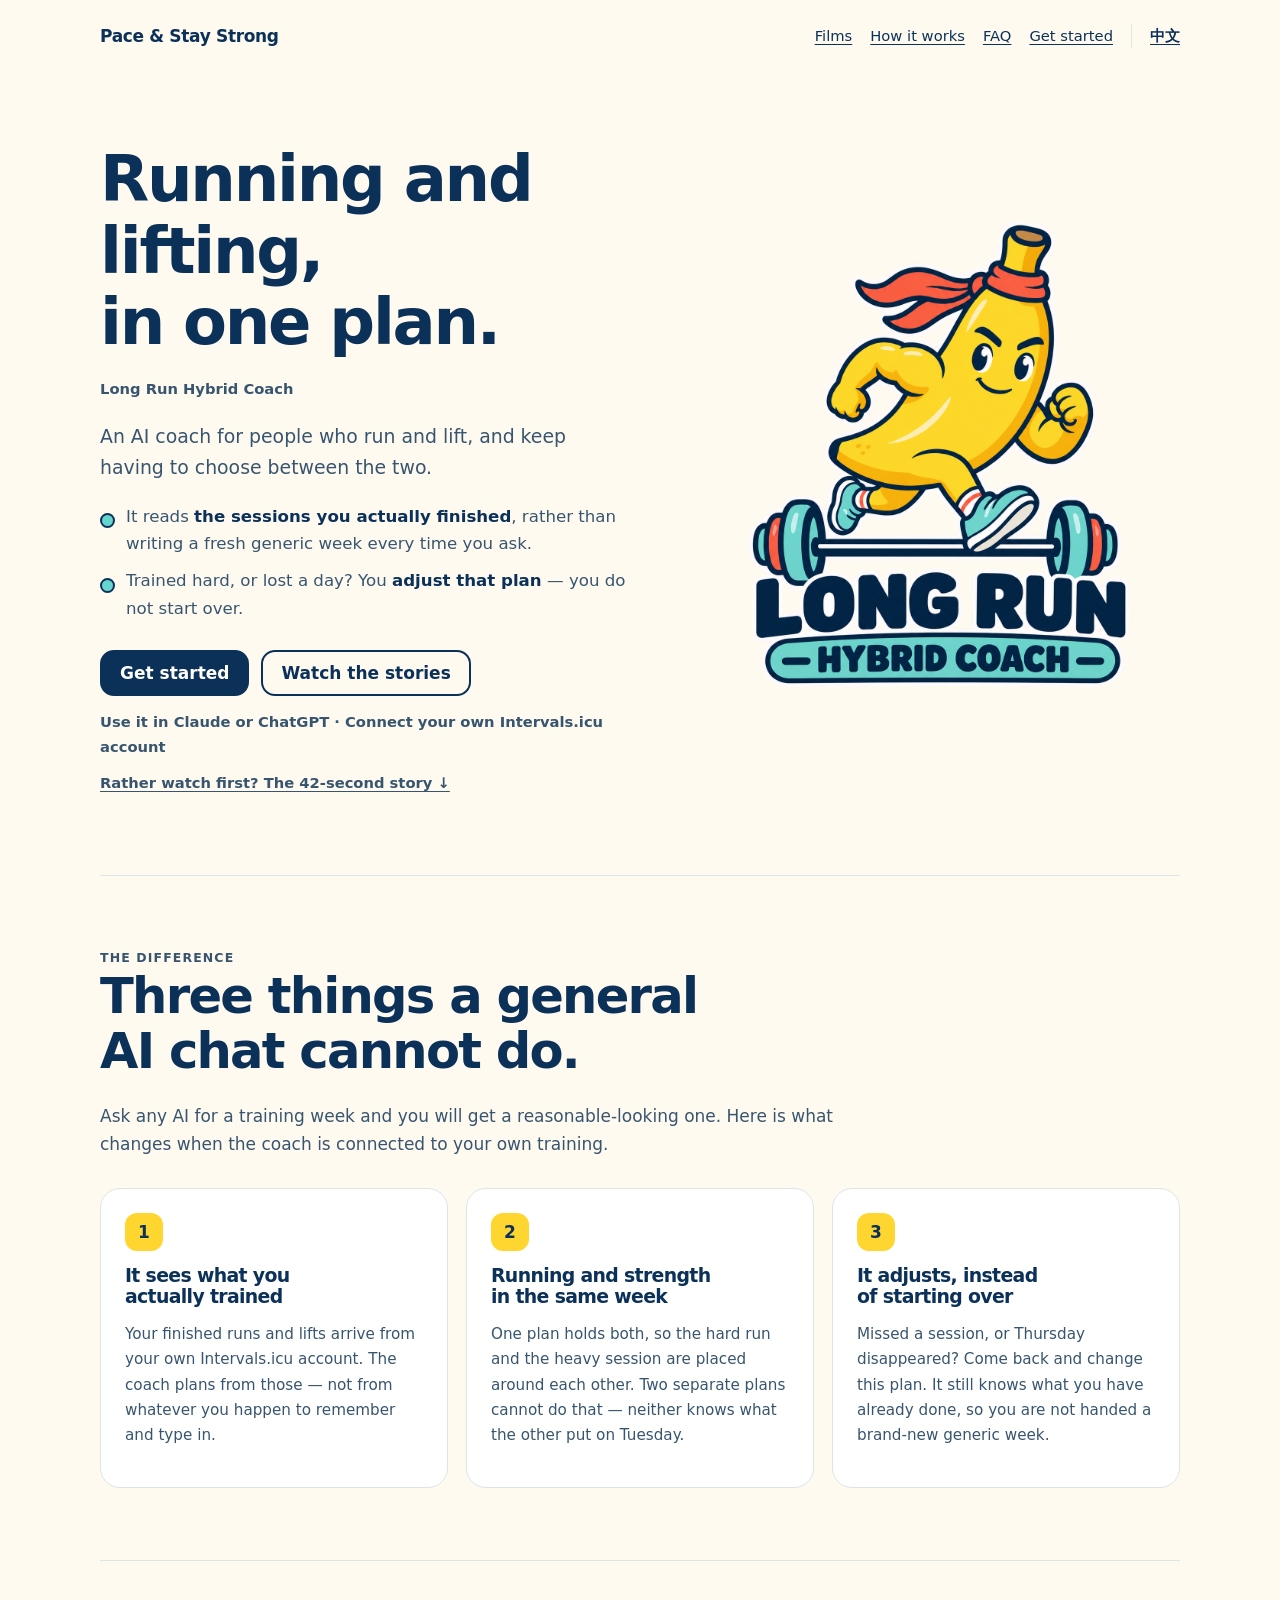
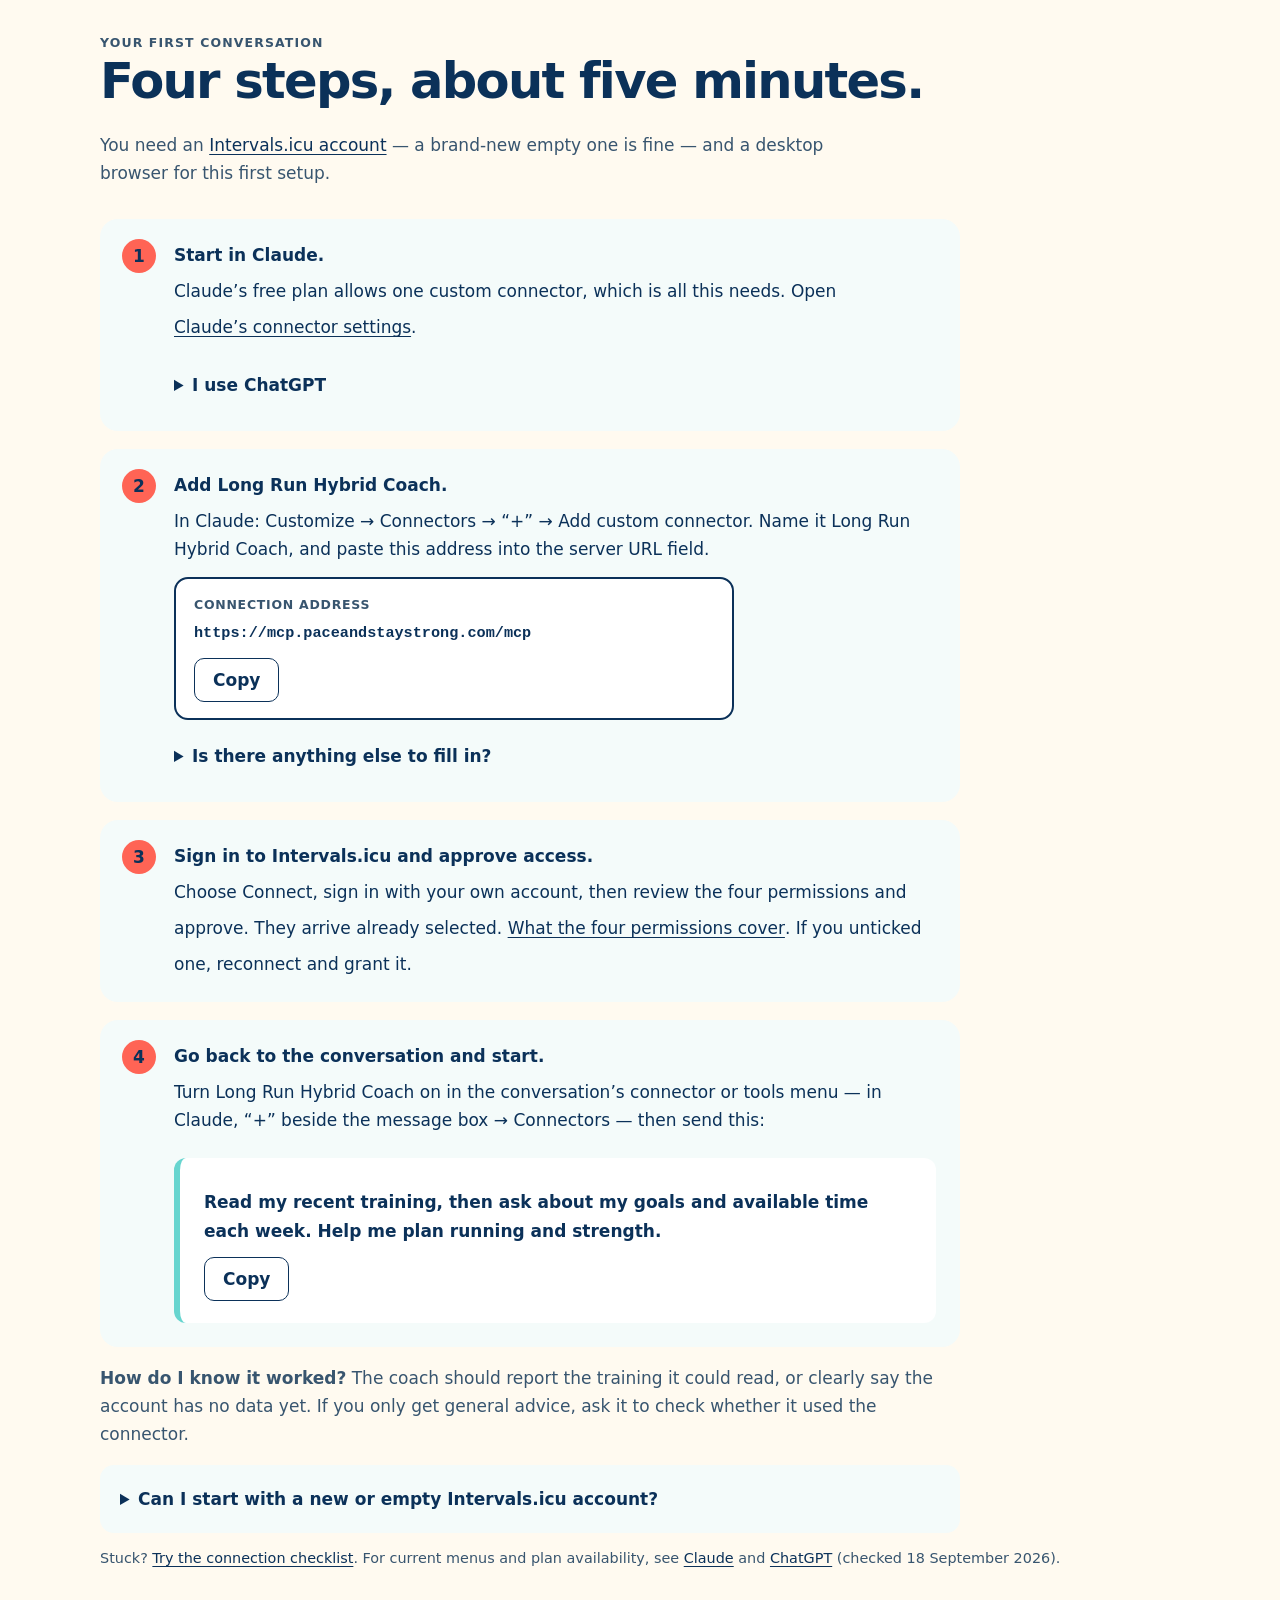
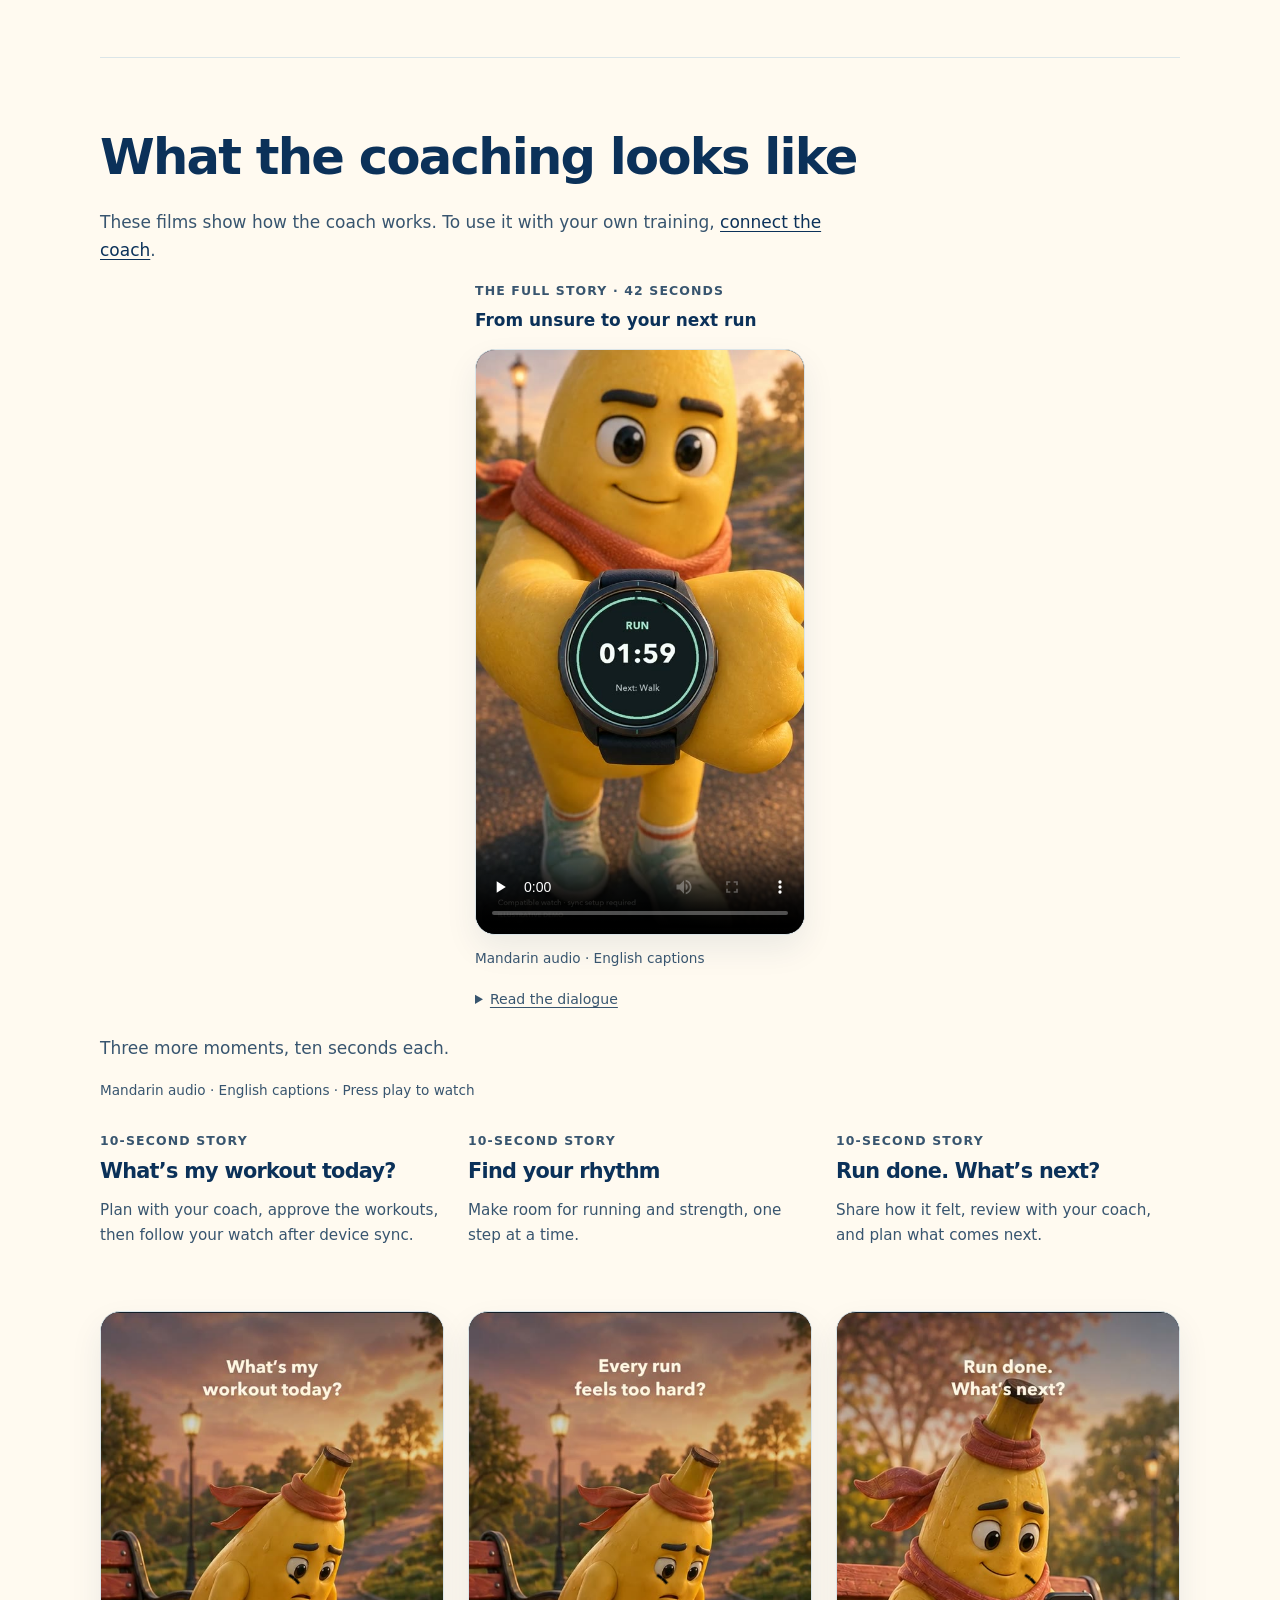
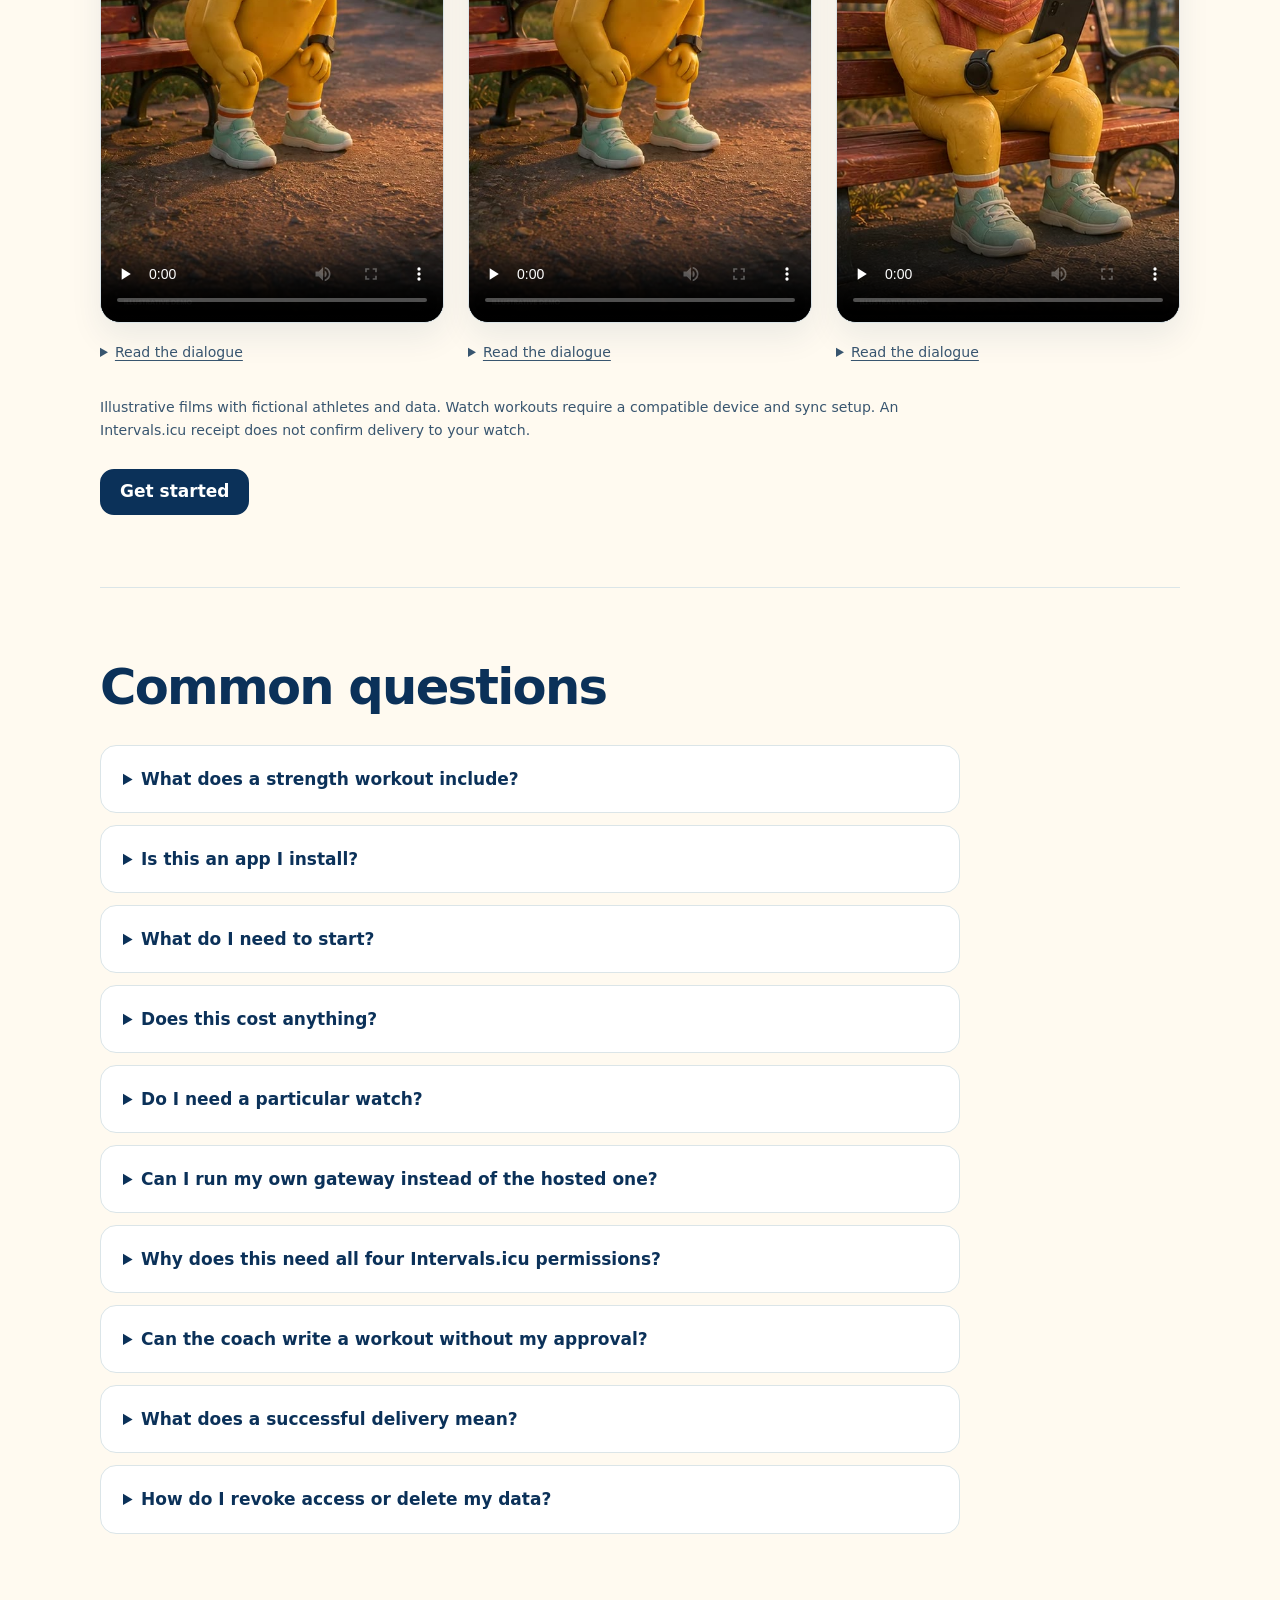
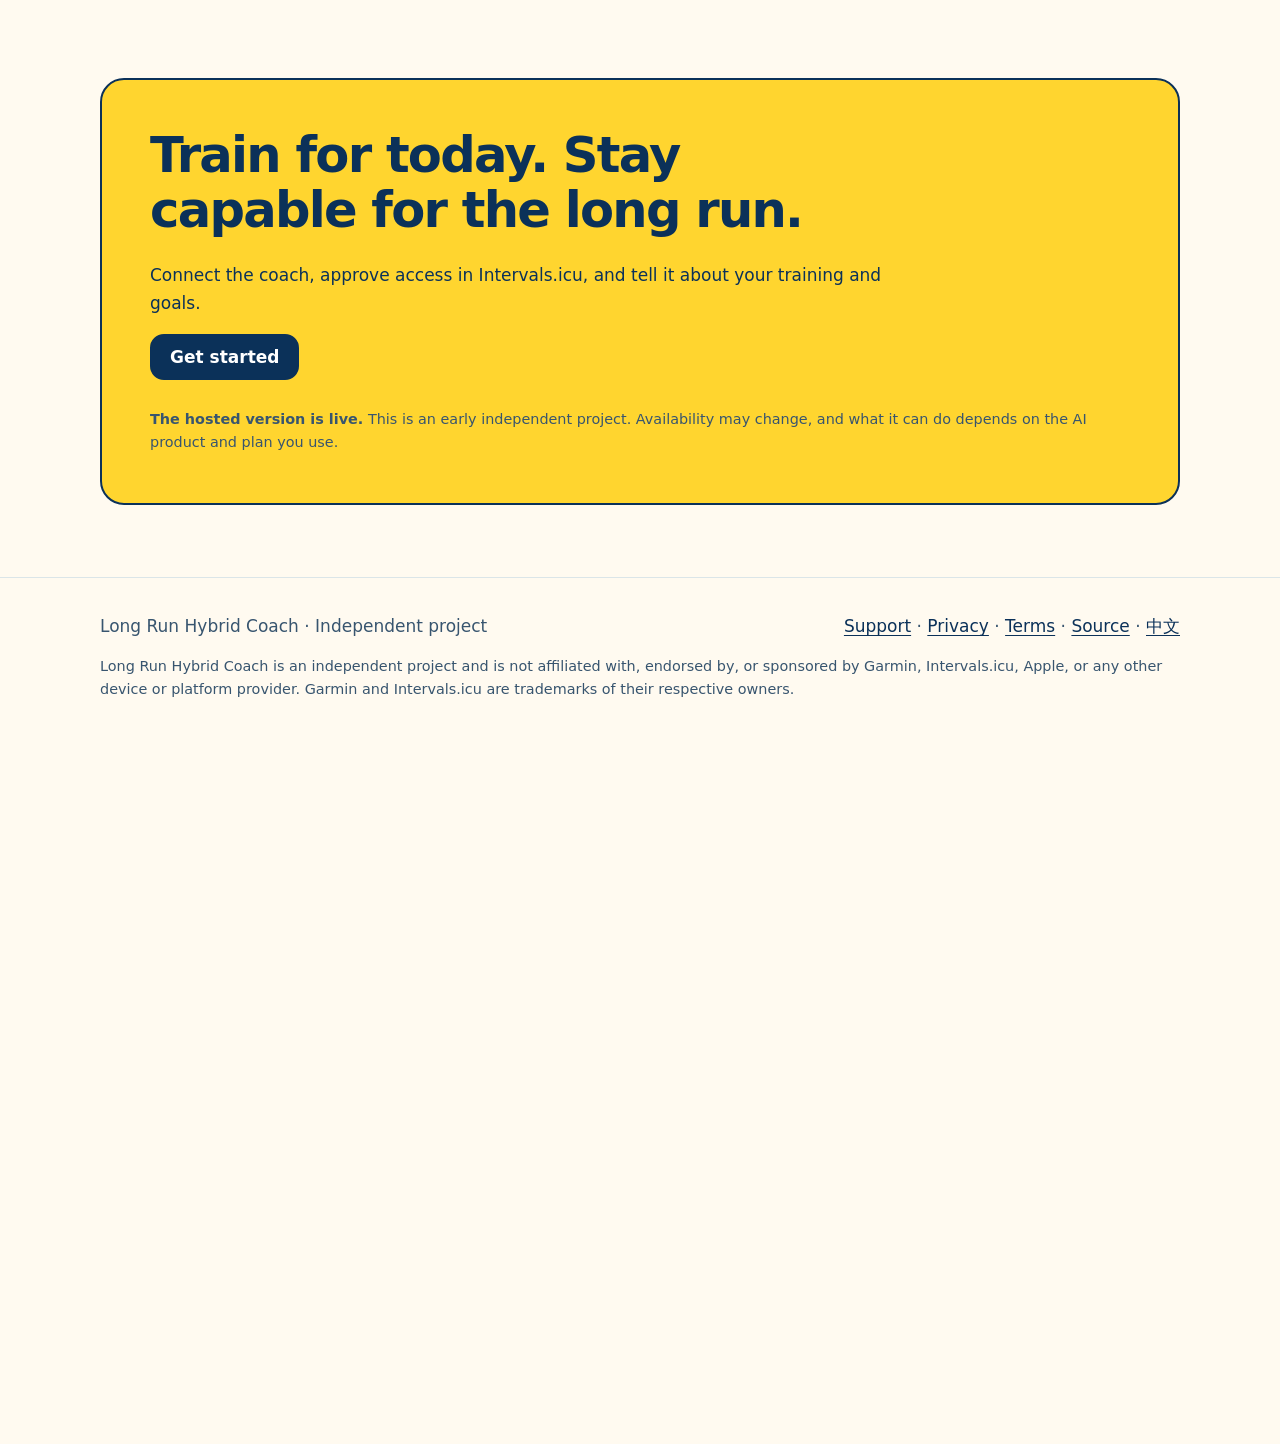
<file: demo.html>
<!doctype html>
<html lang="en">
<head>
  <meta charset="utf-8">
  <meta name="viewport" content="width=device-width, initial-scale=1">
  <title>Get started — Long Run Hybrid Coach</title>
  <meta name="robots" content="noindex">
  <meta http-equiv="refresh" content="0; url=index.html#setup">
  <link rel="canonical" href="https://paceandstaystrong.com/#setup">
  <link rel="alternate" hreflang="en" href="https://paceandstaystrong.com/demo.html">
  <link rel="alternate" hreflang="zh-Hant" href="https://paceandstaystrong.com/zh/demo.html">
  <link rel="alternate" hreflang="x-default" href="https://paceandstaystrong.com/demo.html">
  <link rel="stylesheet" href="assets/styles.css">
</head>
<body>
  <main class="legal">
    <header><h1>The interactive demo has closed</h1><p class="meta">Connect the coach in Claude or ChatGPT to use it with your own training.</p></header>
    <p><a class="button" href="index.html#setup">Connect the coach</a></p>
  </main>
</body>
</html>
</file>
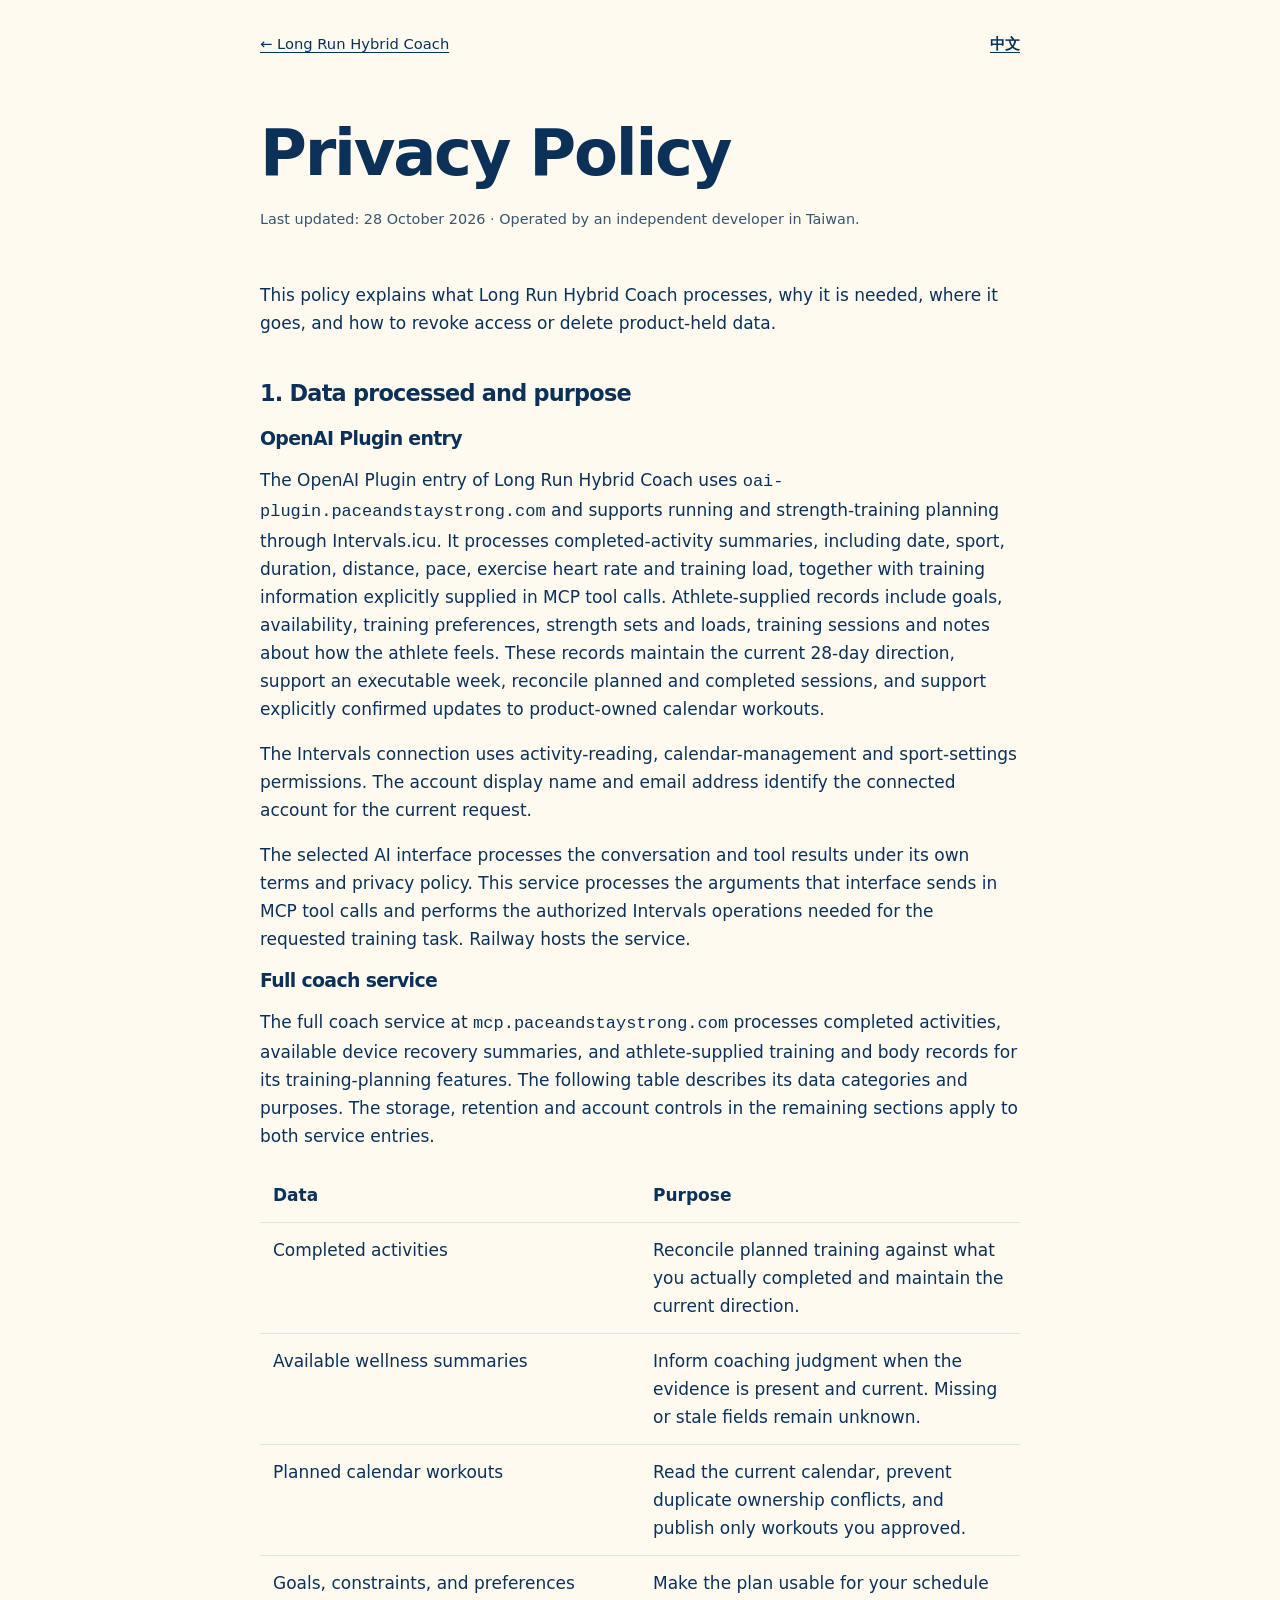
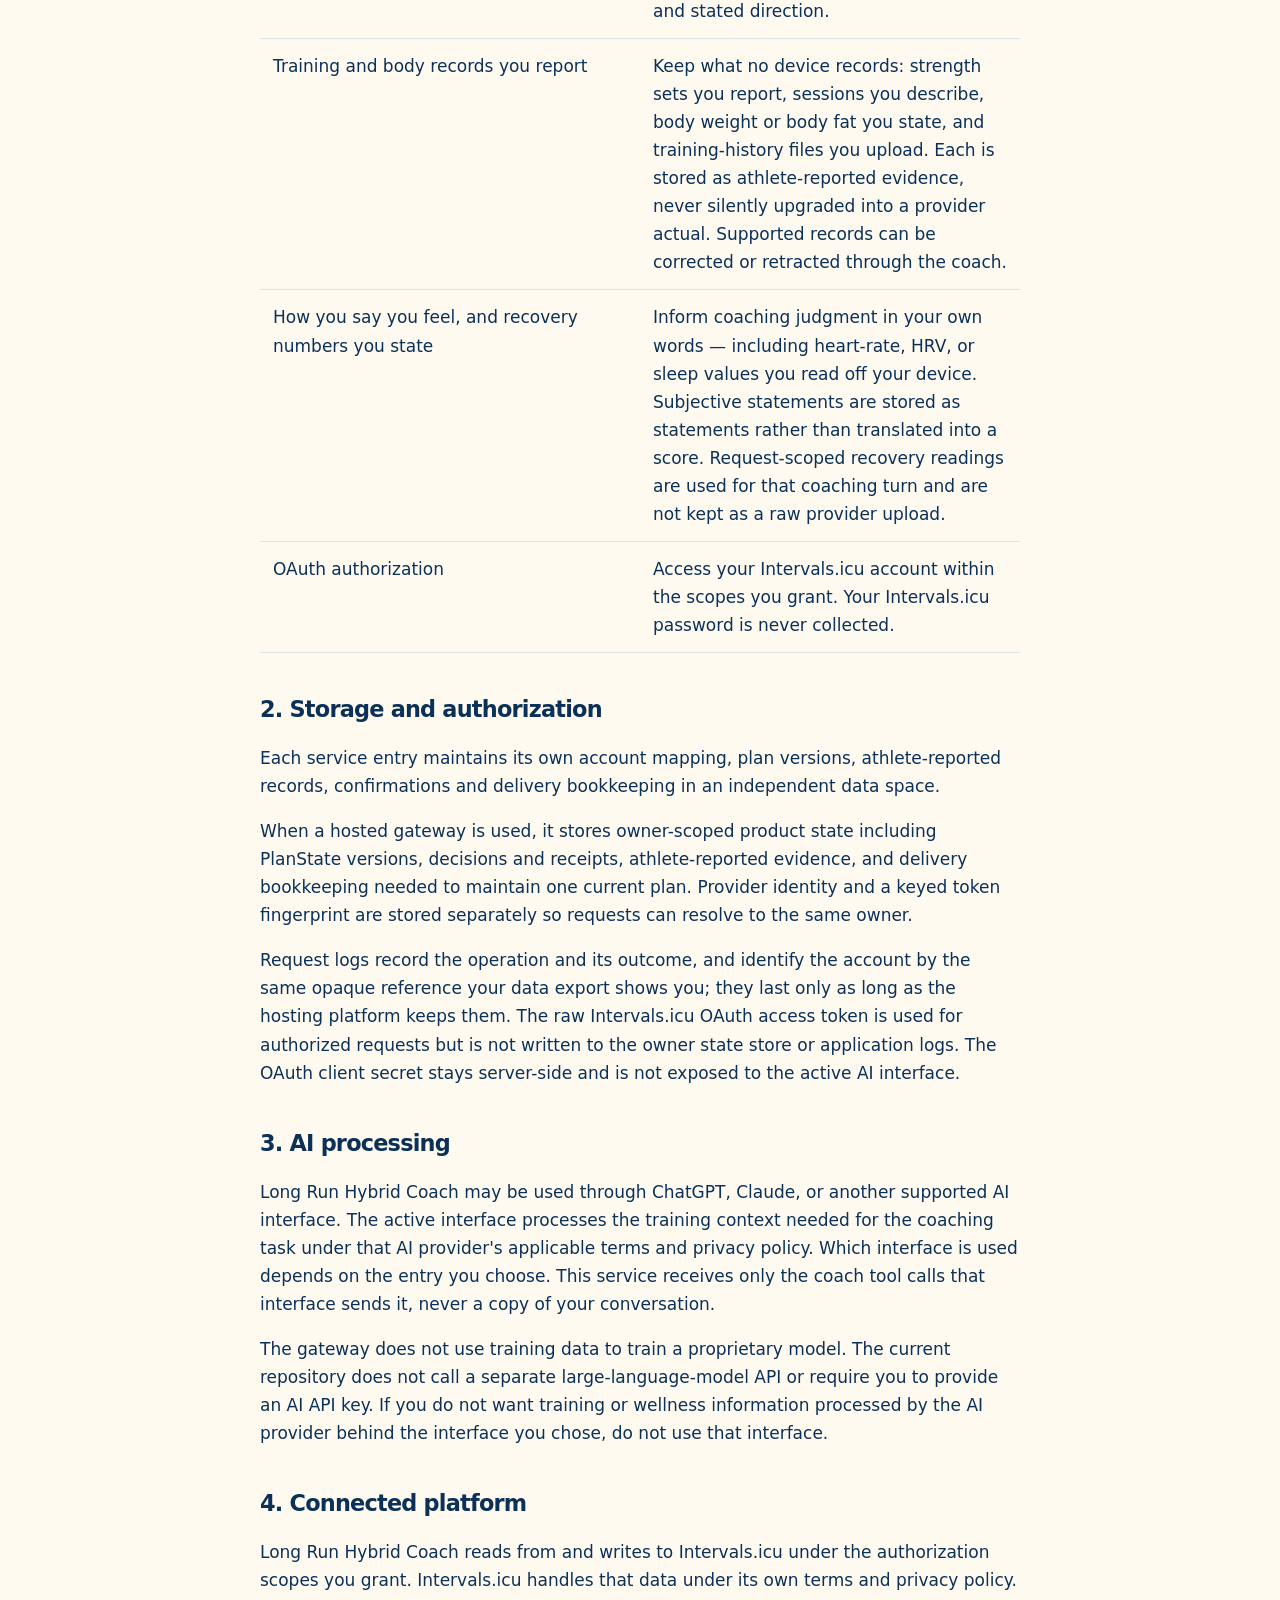
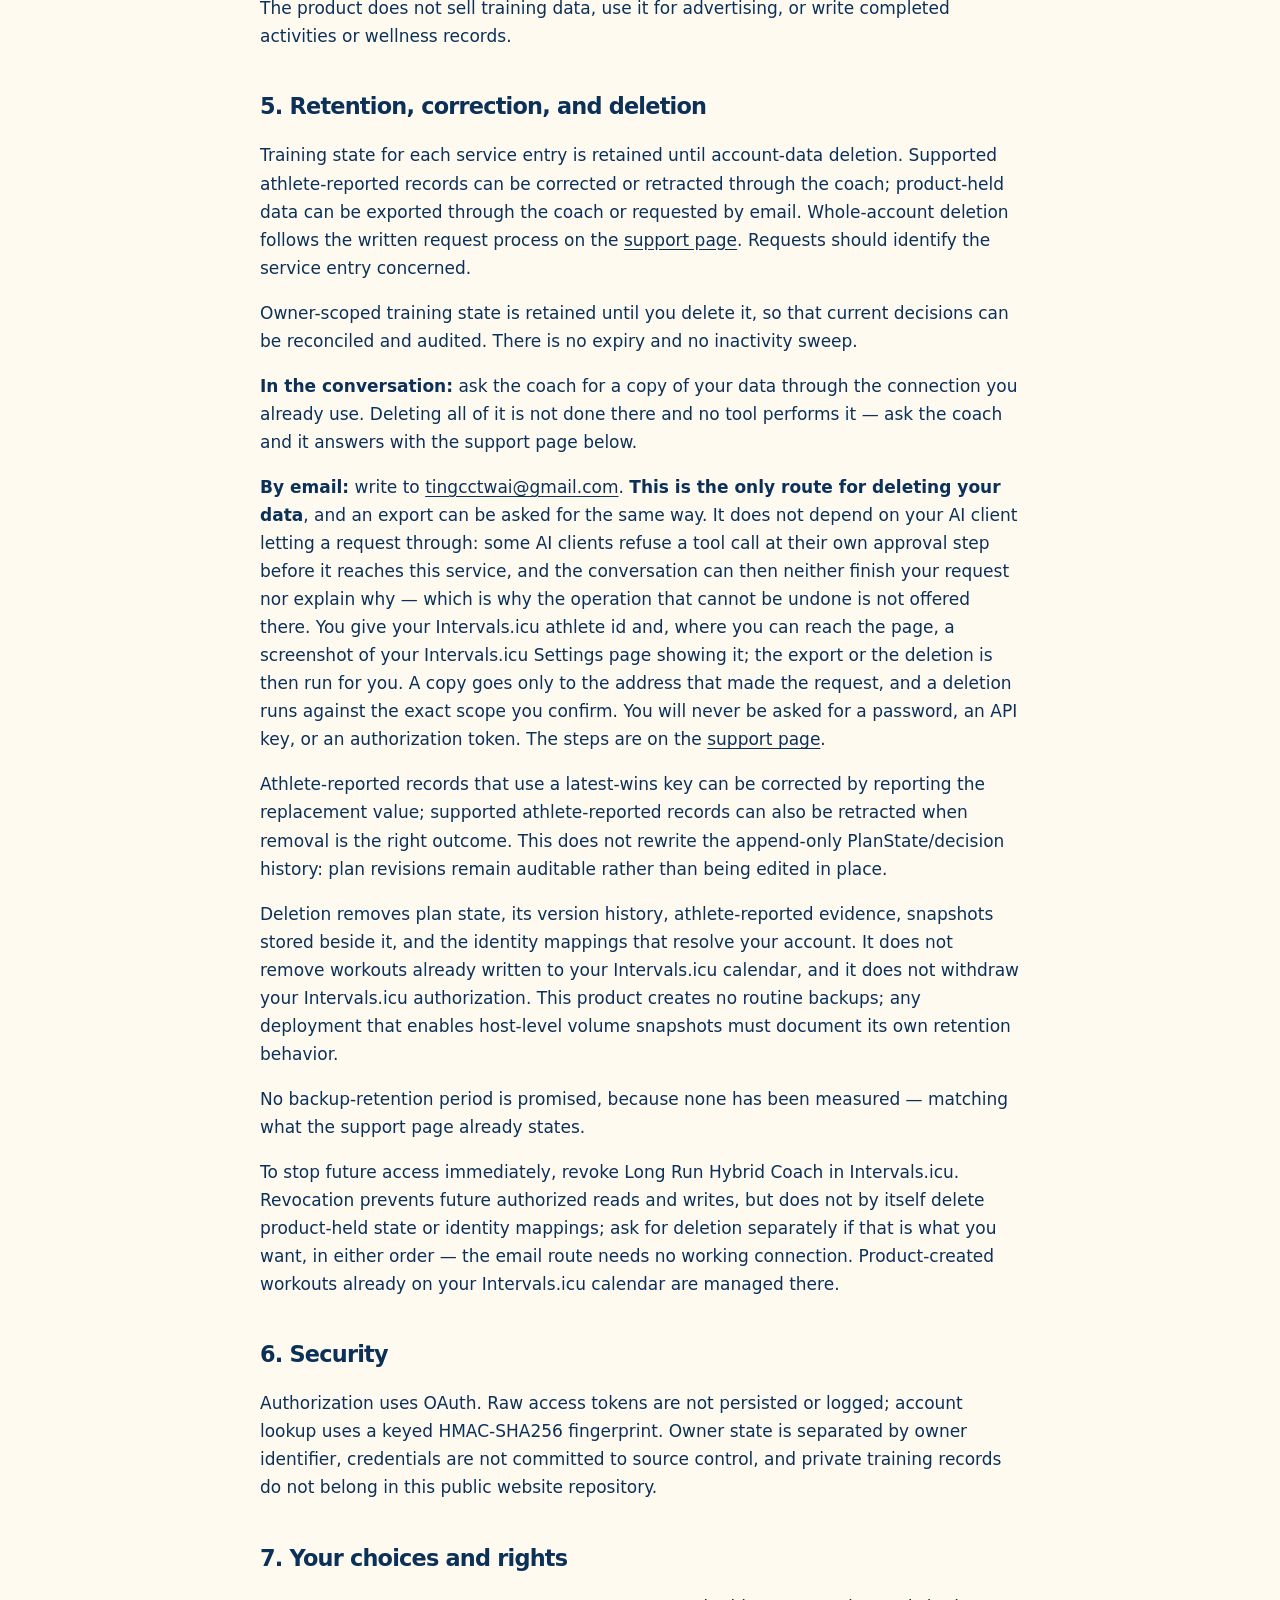
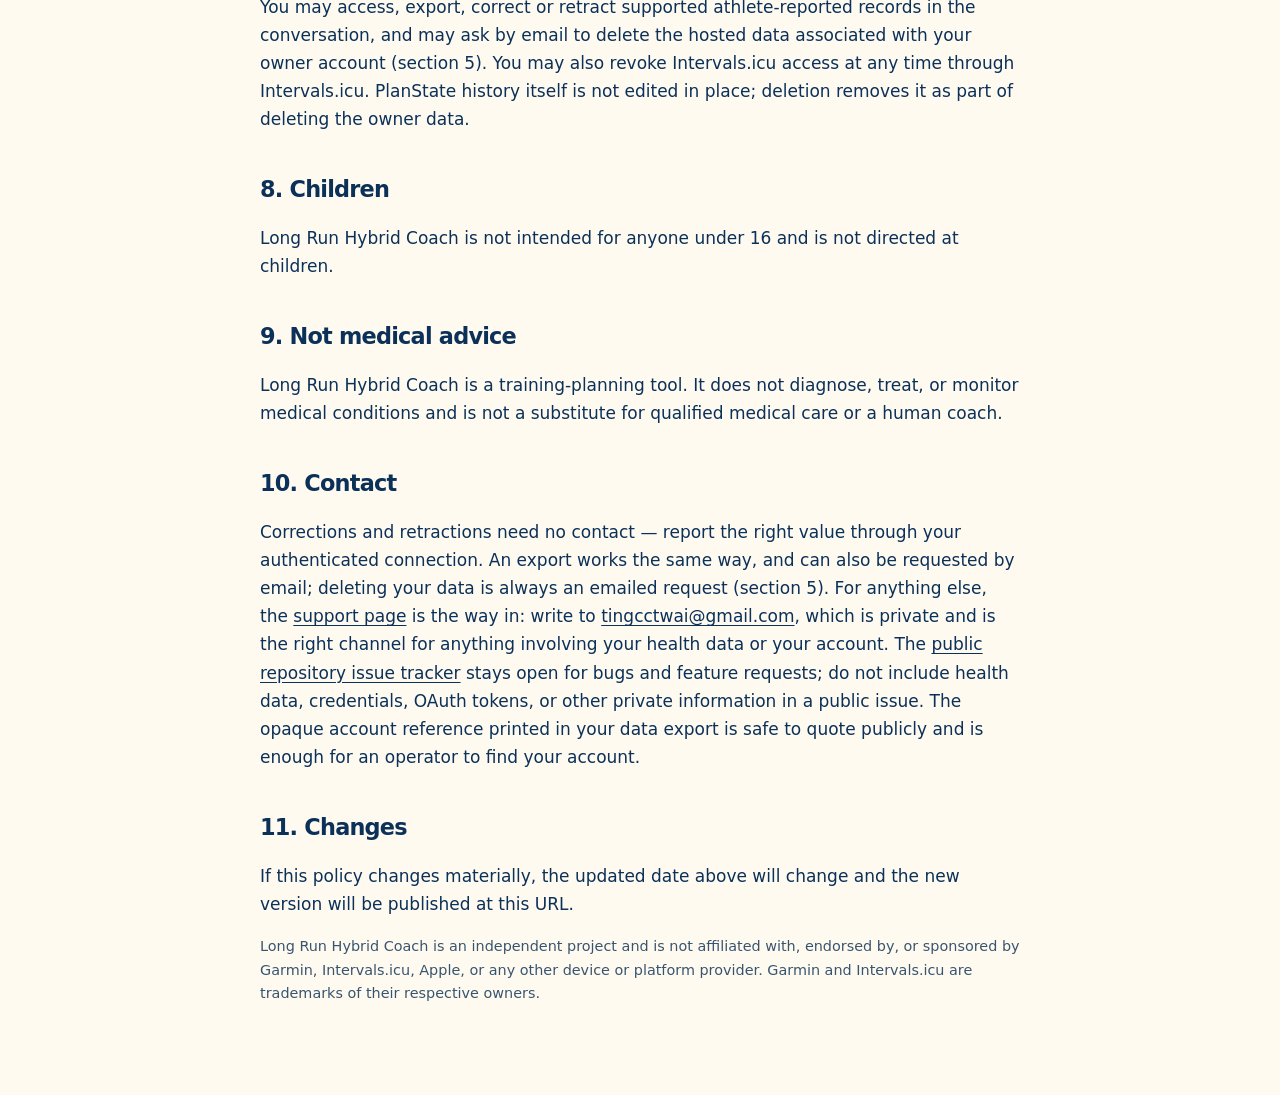
<file: privacy.html>
<!doctype html>
<html lang="en">
<head>
  <meta charset="utf-8">
  <meta name="viewport" content="width=device-width, initial-scale=1">
  <title>Privacy Policy — Long Run Hybrid Coach</title>
  <meta name="description" content="How Long Run Hybrid Coach handles training, wellness, authorization, and coaching data.">
  <link rel="alternate" hreflang="en" href="https://paceandstaystrong.com/privacy.html">
  <link rel="alternate" hreflang="zh-Hant" href="https://paceandstaystrong.com/zh/privacy.html">
  <link rel="alternate" hreflang="x-default" href="https://paceandstaystrong.com/privacy.html">
  <link rel="stylesheet" href="assets/styles.css">
</head>
<body>
  <main class="legal">
    <div class="legal-nav">
      <a href="index.html">← Long Run Hybrid Coach</a>
      <a class="nav-lang" href="zh/privacy.html" hreflang="zh-Hant" lang="zh-Hant">中文</a>
    </div>
    <header>
      <h1>Privacy Policy</h1>
      <p class="meta">Last updated: 28 October 2026 · Operated by an independent developer in Taiwan.</p>
    </header>

    <p>This policy explains what Long Run Hybrid Coach processes, why it is needed, where it goes, and how to revoke access or delete product-held data.</p>

    <h2>1. Data processed and purpose</h2>
    <h3>OpenAI Plugin entry</h3>
    <p>The OpenAI Plugin entry of Long Run Hybrid Coach uses <code>oai-plugin.paceandstaystrong.com</code> and supports running and strength-training planning through Intervals.icu. It processes completed-activity summaries, including date, sport, duration, distance, pace, exercise heart rate and training load, together with training information explicitly supplied in MCP tool calls. Athlete-supplied records include goals, availability, training preferences, strength sets and loads, training sessions and notes about how the athlete feels. These records maintain the current 28-day direction, support an executable week, reconcile planned and completed sessions, and support explicitly confirmed updates to product-owned calendar workouts.</p>
    <p>The Intervals connection uses activity-reading, calendar-management and sport-settings permissions. The account display name and email address identify the connected account for the current request.</p>
    <p>The selected AI interface processes the conversation and tool results under its own terms and privacy policy. This service processes the arguments that interface sends in MCP tool calls and performs the authorized Intervals operations needed for the requested training task. Railway hosts the service.</p>

    <h3>Full coach service</h3>
    <p>The full coach service at <code>mcp.paceandstaystrong.com</code> processes completed activities, available device recovery summaries, and athlete-supplied training and body records for its training-planning features. The following table describes its data categories and purposes. The storage, retention and account controls in the remaining sections apply to both service entries.</p>
    <table>
      <tr><th>Data</th><th>Purpose</th></tr>
      <tr><td>Completed activities</td><td>Reconcile planned training against what you actually completed and maintain the current direction.</td></tr>
      <tr><td>Available wellness summaries</td><td>Inform coaching judgment when the evidence is present and current. Missing or stale fields remain unknown.</td></tr>
      <tr><td>Planned calendar workouts</td><td>Read the current calendar, prevent duplicate ownership conflicts, and publish only workouts you approved.</td></tr>
      <tr><td>Goals, constraints, and preferences</td><td>Make the plan usable for your schedule and stated direction.</td></tr>
      <tr><td>Training and body records you report</td><td>Keep what no device records: strength sets you report, sessions you describe, body weight or body fat you state, and training-history files you upload. Each is stored as athlete-reported evidence, never silently upgraded into a provider actual. Supported records can be corrected or retracted through the coach.</td></tr>
      <tr><td>How you say you feel, and recovery numbers you state</td><td>Inform coaching judgment in your own words — including heart-rate, HRV, or sleep values you read off your device. Subjective statements are stored as statements rather than translated into a score. Request-scoped recovery readings are used for that coaching turn and are not kept as a raw provider upload.</td></tr>
      <tr><td>OAuth authorization</td><td>Access your Intervals.icu account within the scopes you grant. Your Intervals.icu password is never collected.</td></tr>
    </table>

    <h2>2. Storage and authorization</h2>
    <p>Each service entry maintains its own account mapping, plan versions, athlete-reported records, confirmations and delivery bookkeeping in an independent data space.</p>
    <p>When a hosted gateway is used, it stores owner-scoped product state including PlanState versions, decisions and receipts, athlete-reported evidence, and delivery bookkeeping needed to maintain one current plan. Provider identity and a keyed token fingerprint are stored separately so requests can resolve to the same owner.</p>
    <p>Request logs record the operation and its outcome, and identify the account by the same opaque reference your data export shows you; they last only as long as the hosting platform keeps them. The raw Intervals.icu OAuth access token is used for authorized requests but is not written to the owner state store or application logs. The OAuth client secret stays server-side and is not exposed to the active AI interface.</p>

    <h2>3. AI processing</h2>
    <p>Long Run Hybrid Coach may be used through ChatGPT, Claude, or another supported AI interface. The active interface processes the training context needed for the coaching task under that AI provider's applicable terms and privacy policy. Which interface is used depends on the entry you choose. This service receives only the coach tool calls that interface sends it, never a copy of your conversation.</p>
    <p>The gateway does not use training data to train a proprietary model. The current repository does not call a separate large-language-model API or require you to provide an AI API key. If you do not want training or wellness information processed by the AI provider behind the interface you chose, do not use that interface.</p>

    <h2>4. Connected platform</h2>
    <p>Long Run Hybrid Coach reads from and writes to Intervals.icu under the authorization scopes you grant. Intervals.icu handles that data under its own terms and privacy policy. The product does not sell training data, use it for advertising, or write completed activities or wellness records.</p>

    <h2>5. Retention, correction, and deletion</h2>
    <p>Training state for each service entry is retained until account-data deletion. Supported athlete-reported records can be corrected or retracted through the coach; product-held data can be exported through the coach or requested by email. Whole-account deletion follows the written request process on the <a href="support.html#data-by-email">support page</a>. Requests should identify the service entry concerned.</p>
    <p>Owner-scoped training state is retained until you delete it, so that current decisions can be reconciled and audited. There is no expiry and no inactivity sweep.</p>
    <p><strong>In the conversation:</strong> ask the coach for a copy of your data through the connection you already use. Deleting all of it is not done there and no tool performs it — ask the coach and it answers with the support page below.</p>
    <p><strong>By email:</strong> write to <a href="mailto:tingcctwai@gmail.com">tingcctwai@gmail.com</a>. <strong>This is the only route for deleting your data</strong>, and an export can be asked for the same way. It does not depend on your AI client letting a request through: some AI clients refuse a tool call at their own approval step before it reaches this service, and the conversation can then neither finish your request nor explain why — which is why the operation that cannot be undone is not offered there. You give your Intervals.icu athlete id and, where you can reach the page, a screenshot of your Intervals.icu Settings page showing it; the export or the deletion is then run for you. A copy goes only to the address that made the request, and a deletion runs against the exact scope you confirm. You will never be asked for a password, an API key, or an authorization token. The steps are on the <a href="support.html#data-by-email">support page</a>.</p>
    <p>Athlete-reported records that use a latest-wins key can be corrected by reporting the replacement value; supported athlete-reported records can also be retracted when removal is the right outcome. This does not rewrite the append-only PlanState/decision history: plan revisions remain auditable rather than being edited in place.</p>
    <p>Deletion removes plan state, its version history, athlete-reported evidence, snapshots stored beside it, and the identity mappings that resolve your account. It does not remove workouts already written to your Intervals.icu calendar, and it does not withdraw your Intervals.icu authorization. This product creates no routine backups; any deployment that enables host-level volume snapshots must document its own retention behavior.</p>
    <p>No backup-retention period is promised, because none has been measured — matching what the support page already states.</p>
    <p>To stop future access immediately, revoke Long Run Hybrid Coach in Intervals.icu. Revocation prevents future authorized reads and writes, but does not by itself delete product-held state or identity mappings; ask for deletion separately if that is what you want, in either order — the email route needs no working connection. Product-created workouts already on your Intervals.icu calendar are managed there.</p>

    <h2>6. Security</h2>
    <p>Authorization uses OAuth. Raw access tokens are not persisted or logged; account lookup uses a keyed HMAC-SHA256 fingerprint. Owner state is separated by owner identifier, credentials are not committed to source control, and private training records do not belong in this public website repository.</p>

    <h2>7. Your choices and rights</h2>
    <p>You may access, export, correct or retract supported athlete-reported records in the conversation, and may ask by email to delete the hosted data associated with your owner account (section 5). You may also revoke Intervals.icu access at any time through Intervals.icu. PlanState history itself is not edited in place; deletion removes it as part of deleting the owner data.</p>

    <h2>8. Children</h2>
    <p>Long Run Hybrid Coach is not intended for anyone under 16 and is not directed at children.</p>

    <h2>9. Not medical advice</h2>
    <p>Long Run Hybrid Coach is a training-planning tool. It does not diagnose, treat, or monitor medical conditions and is not a substitute for qualified medical care or a human coach.</p>

    <h2>10. Contact</h2>
    <p>Corrections and retractions need no contact — report the right value through your authenticated connection. An export works the same way, and can also be requested by email; deleting your data is always an emailed request (section 5). For anything else, the <a href="support.html">support page</a> is the way in: write to <a href="mailto:tingcctwai@gmail.com">tingcctwai@gmail.com</a>, which is private and is the right channel for anything involving your health data or your account. The <a href="https://github.com/atomchung/long-run-hybrid-coach/issues">public repository issue tracker</a> stays open for bugs and feature requests; do not include health data, credentials, OAuth tokens, or other private information in a public issue. The opaque account reference printed in your data export is safe to quote publicly and is enough for an operator to find your account.</p>

    <h2>11. Changes</h2>
    <p>If this policy changes materially, the updated date above will change and the new version will be published at this URL.</p>

    <p class="fine">Long Run Hybrid Coach is an independent project and is not affiliated with, endorsed by, or sponsored by Garmin, Intervals.icu, Apple, or any other device or platform provider. Garmin and Intervals.icu are trademarks of their respective owners.</p>
  </main>
</body>
</html>
</file>
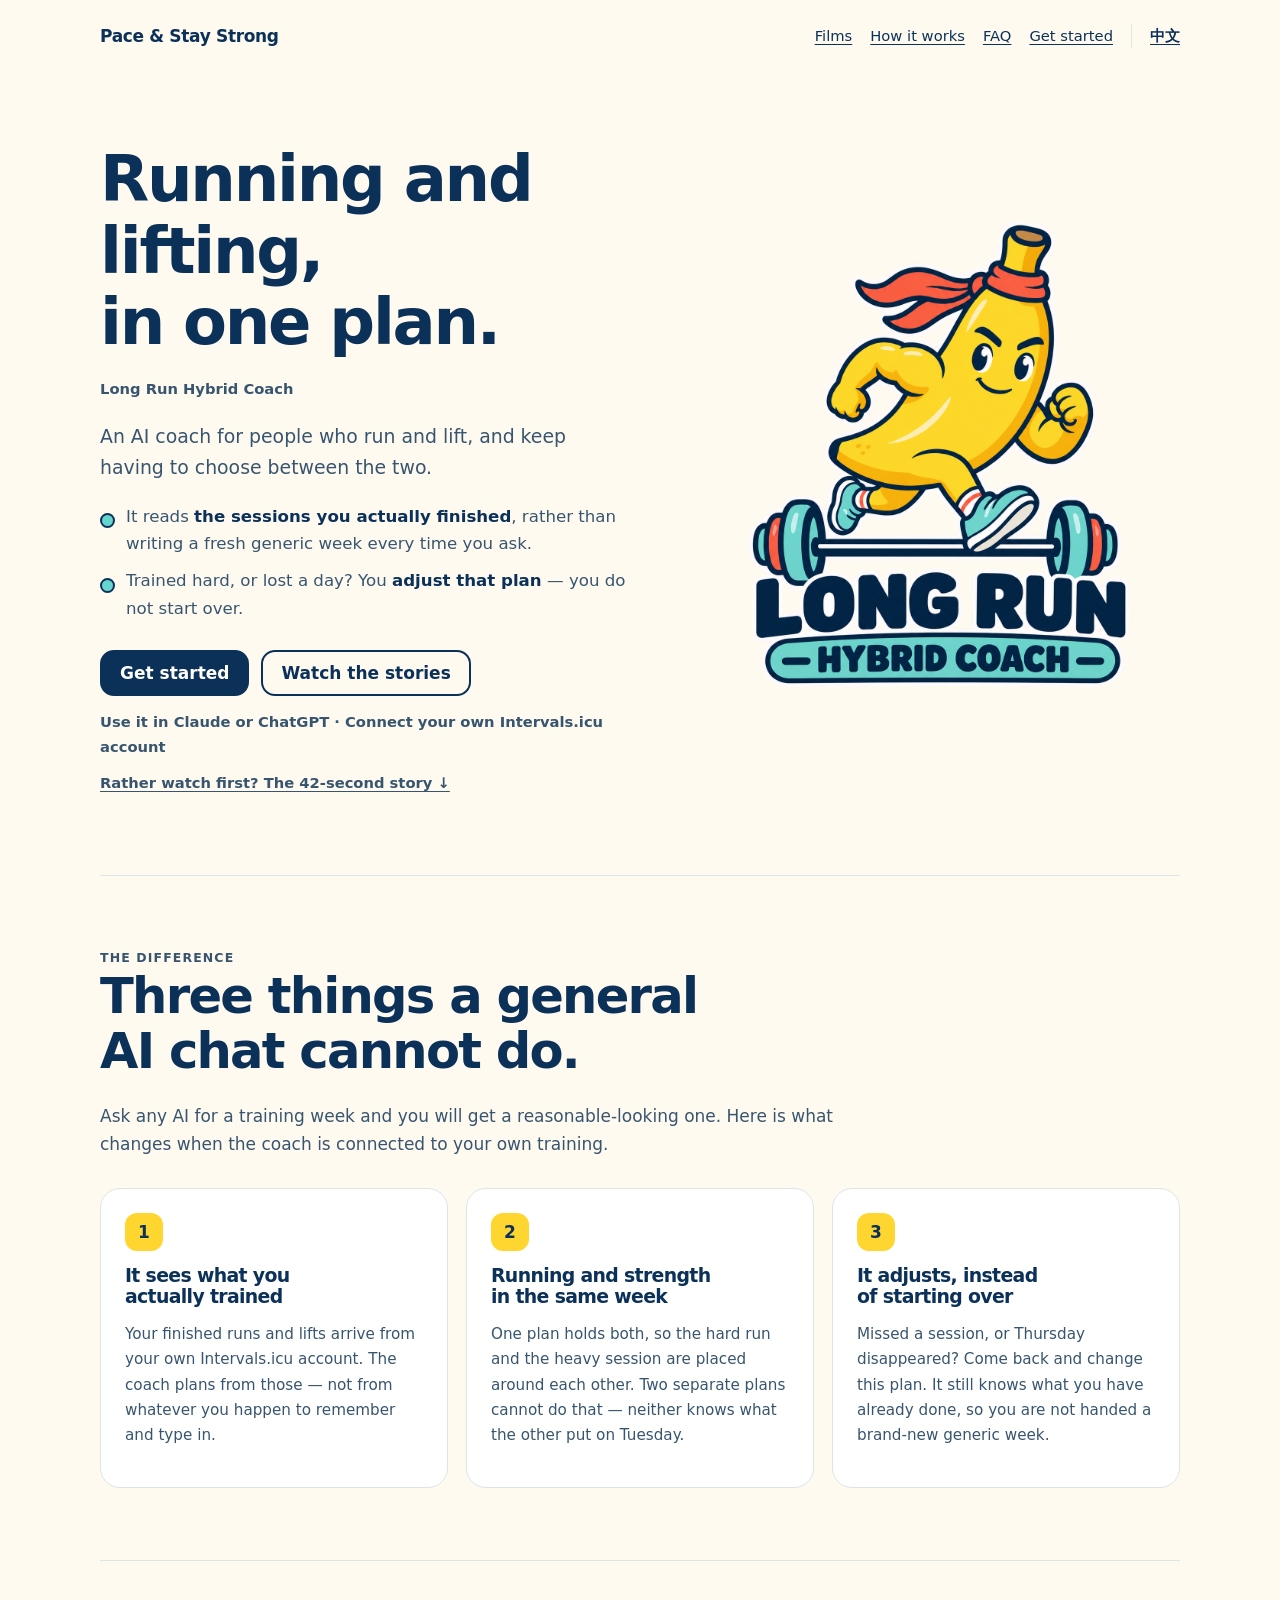
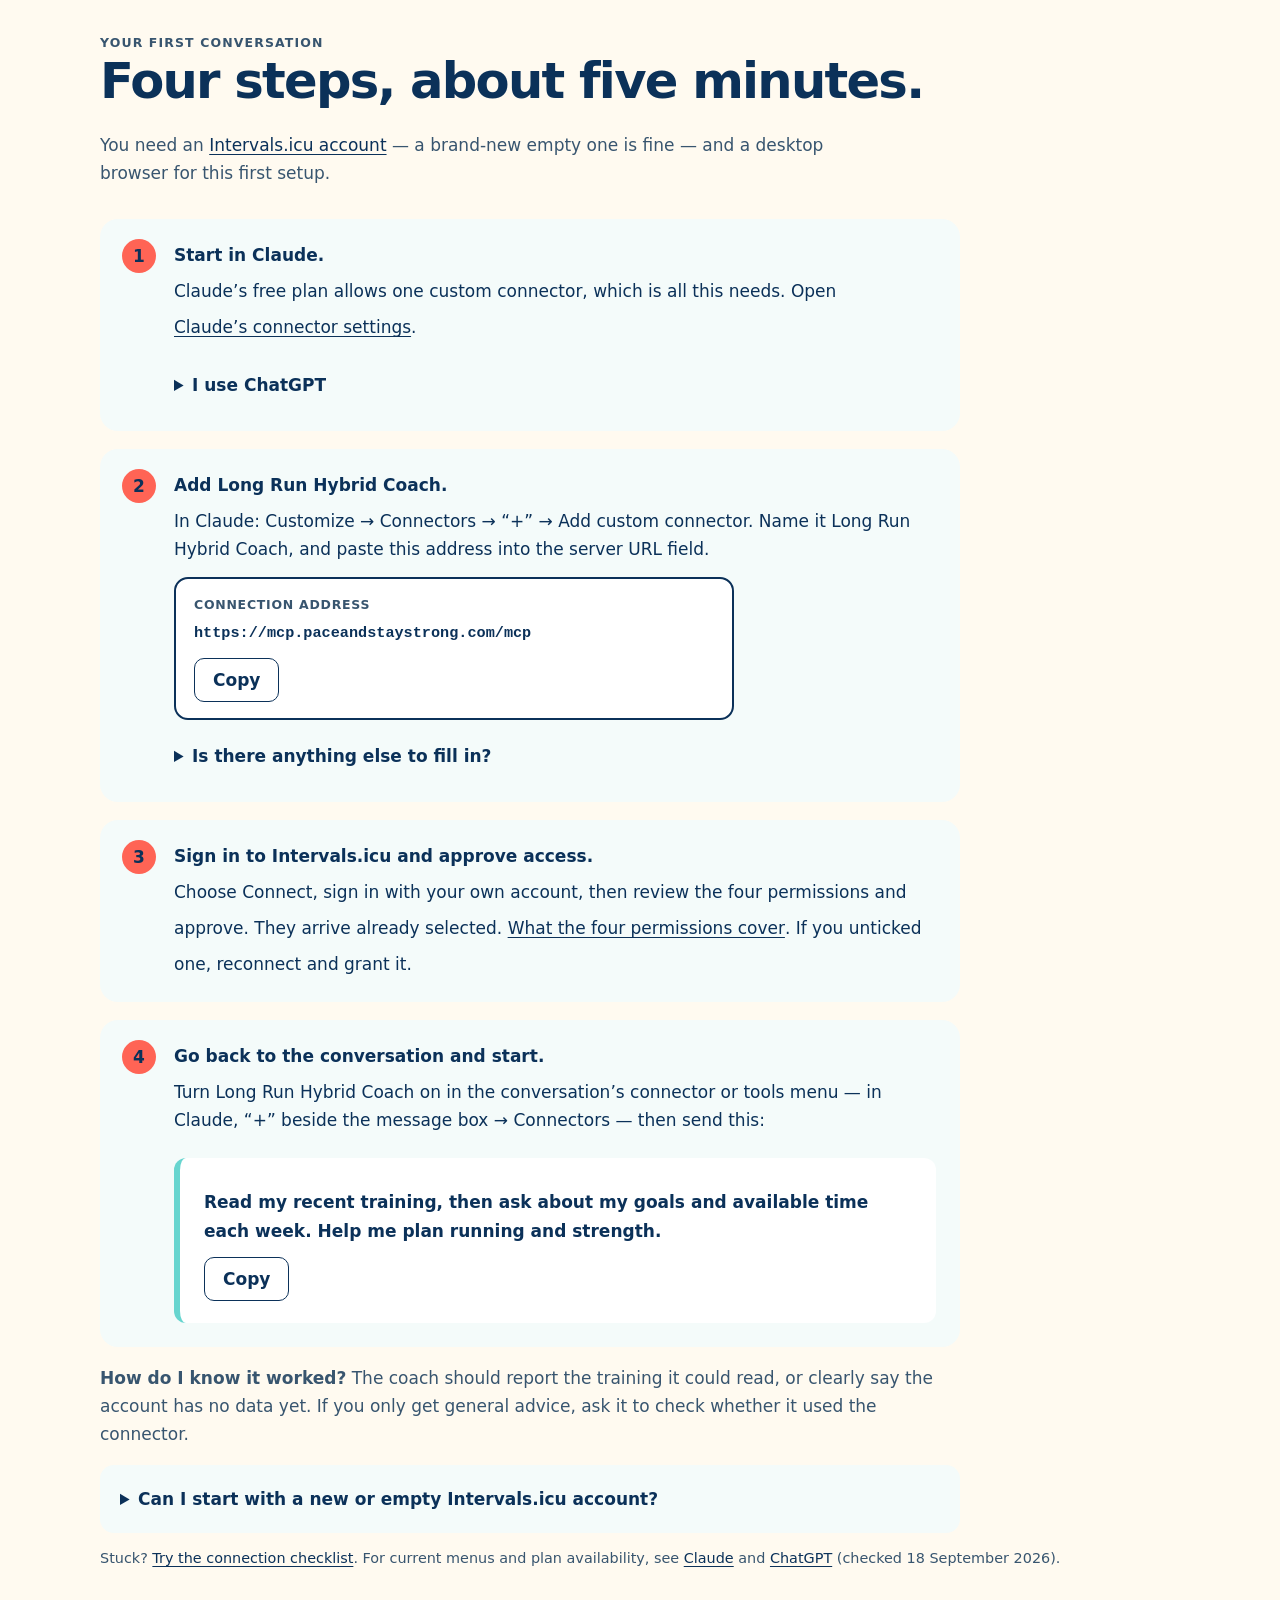
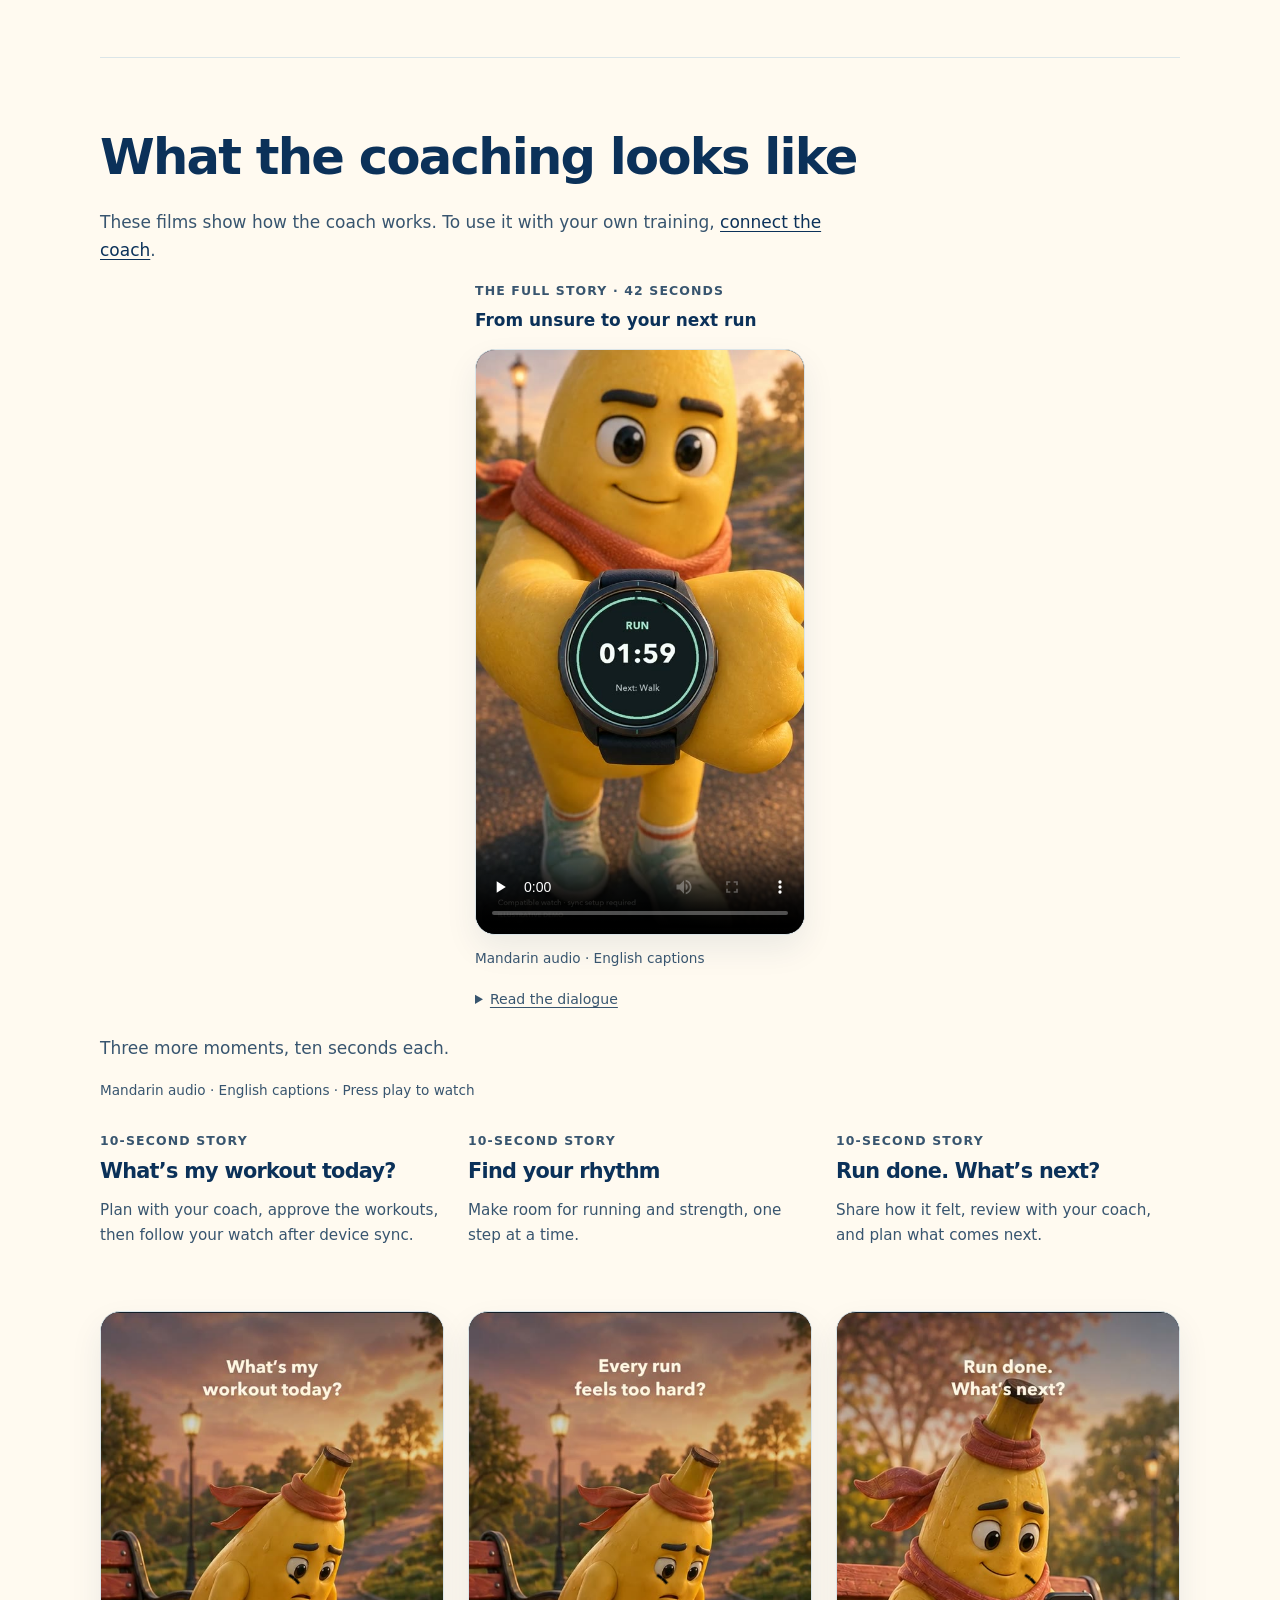
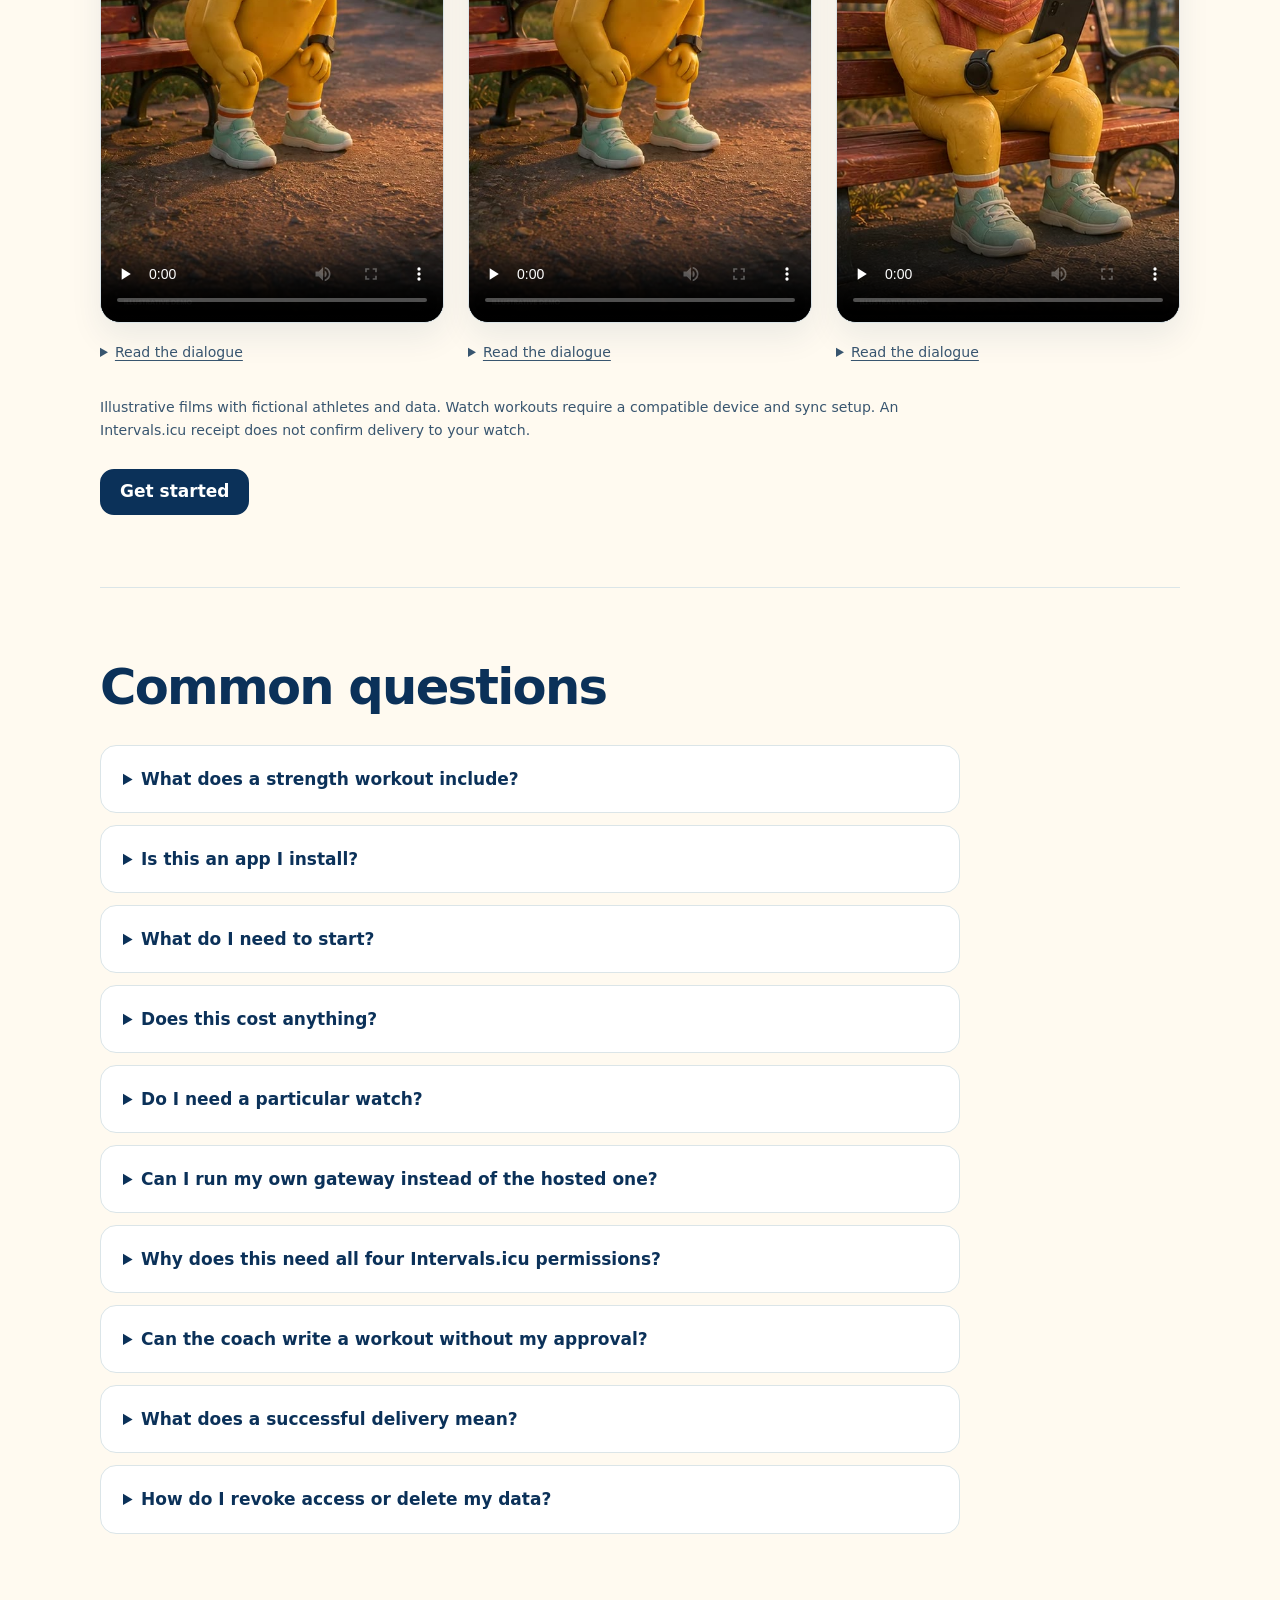
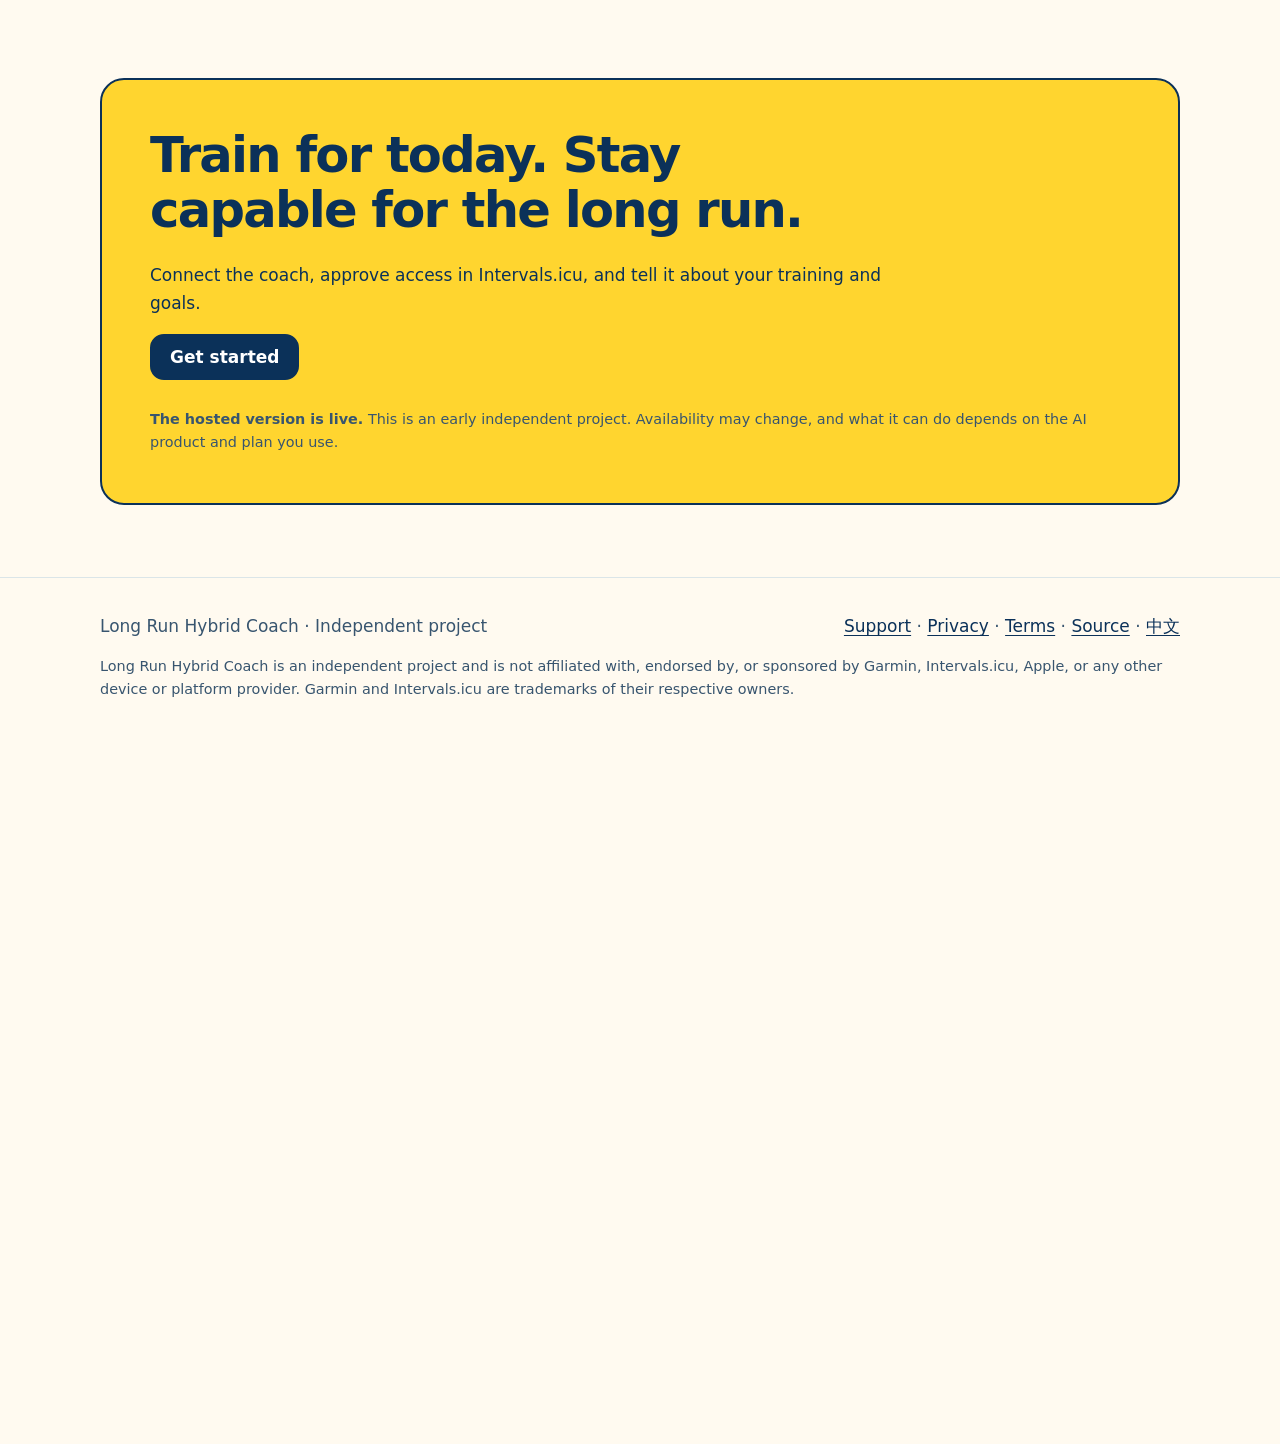
<file: start.html>
<!doctype html>
<html lang="en">
<head>
  <meta charset="utf-8">
  <meta name="viewport" content="width=device-width, initial-scale=1">
  <title>Get started — Long Run Hybrid Coach</title>
  <meta name="description" content="The setup steps now live on the homepage. This address redirects there.">
  <meta name="robots" content="noindex">
  <meta http-equiv="refresh" content="0; url=index.html#setup">
  <link rel="canonical" href="https://paceandstaystrong.com/#setup">
  <link rel="alternate" hreflang="en" href="https://paceandstaystrong.com/start.html">
  <link rel="alternate" hreflang="zh-Hant" href="https://paceandstaystrong.com/zh/start.html">
  <link rel="alternate" hreflang="x-default" href="https://paceandstaystrong.com/start.html">
  <link rel="stylesheet" href="assets/styles.css">
</head>
<body>
  <main class="legal">
    <header>
      <h1>The setup steps moved</h1>
      <p class="meta">They are on the homepage now, so the product and the four steps read as one page.</p>
    </header>
    <p><a class="button" href="index.html#setup">Continue to the setup steps</a></p>
  </main>
</body>
</html>
</file>
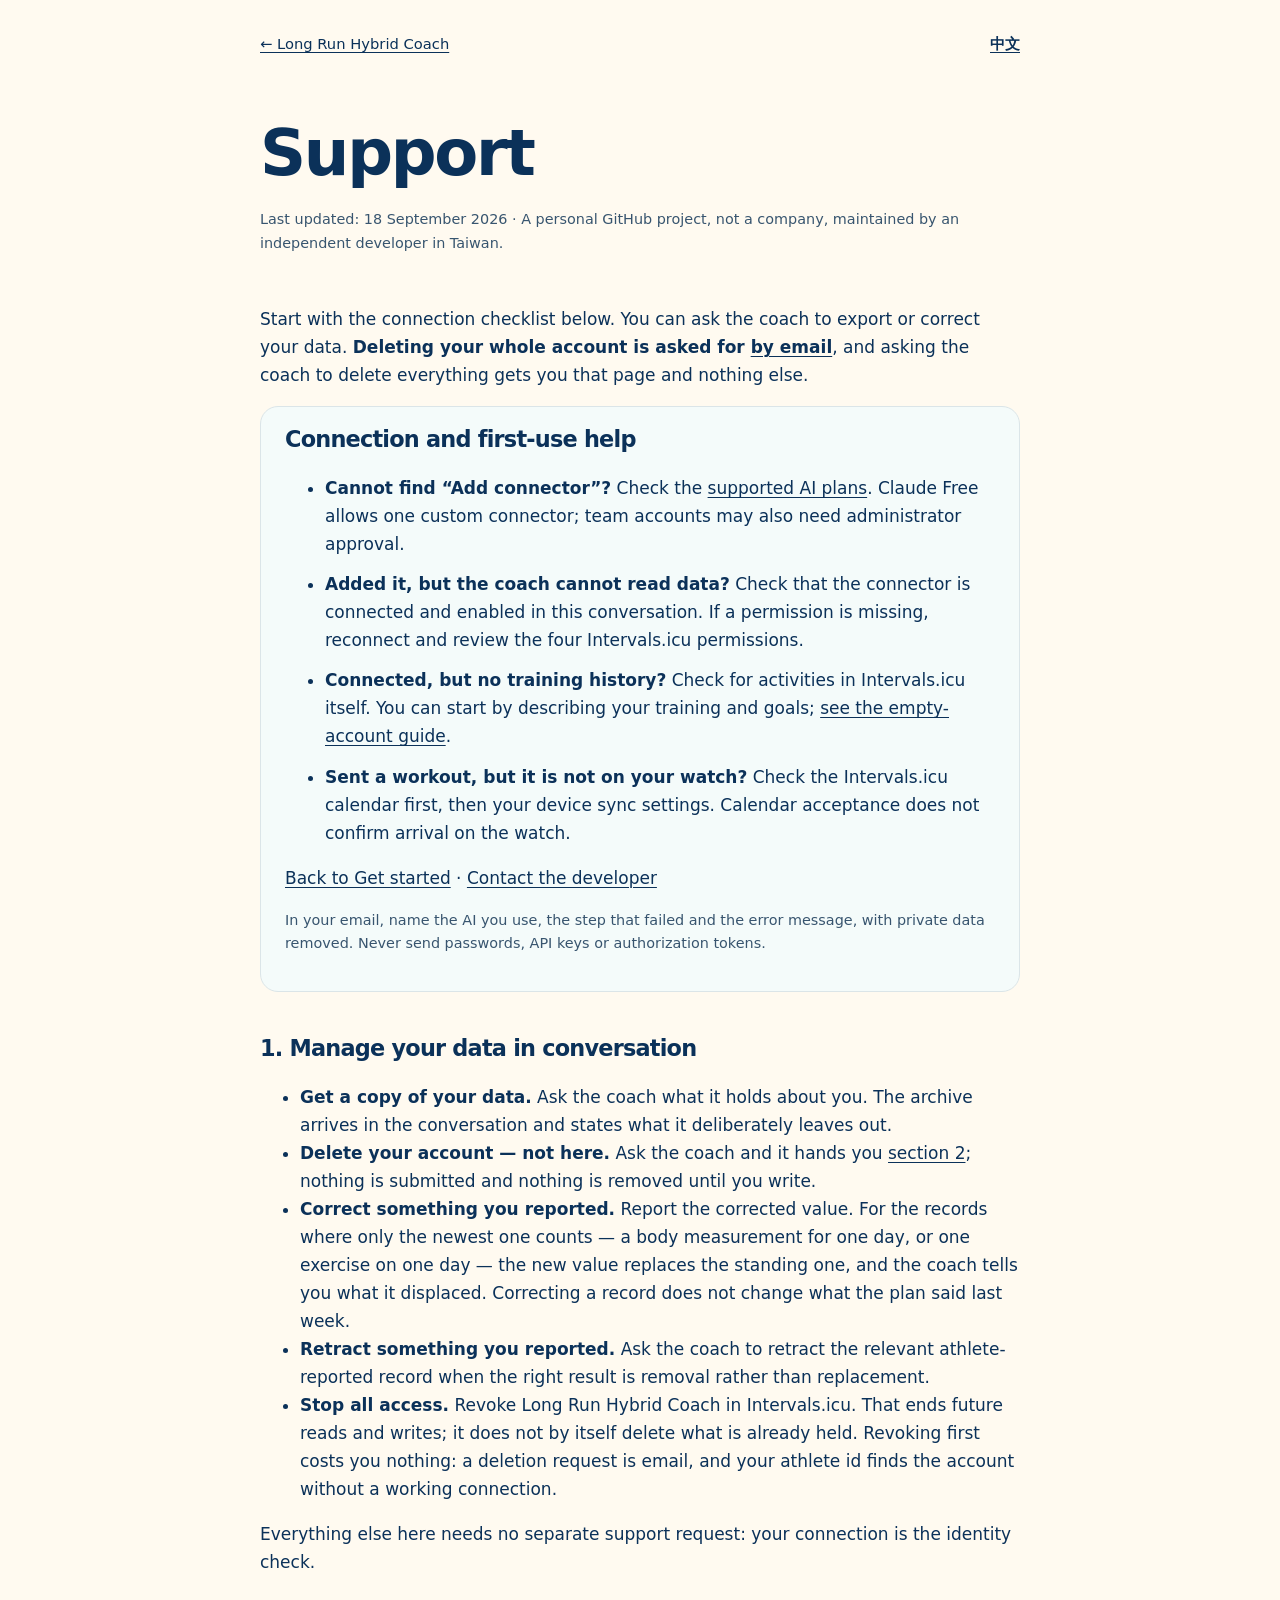
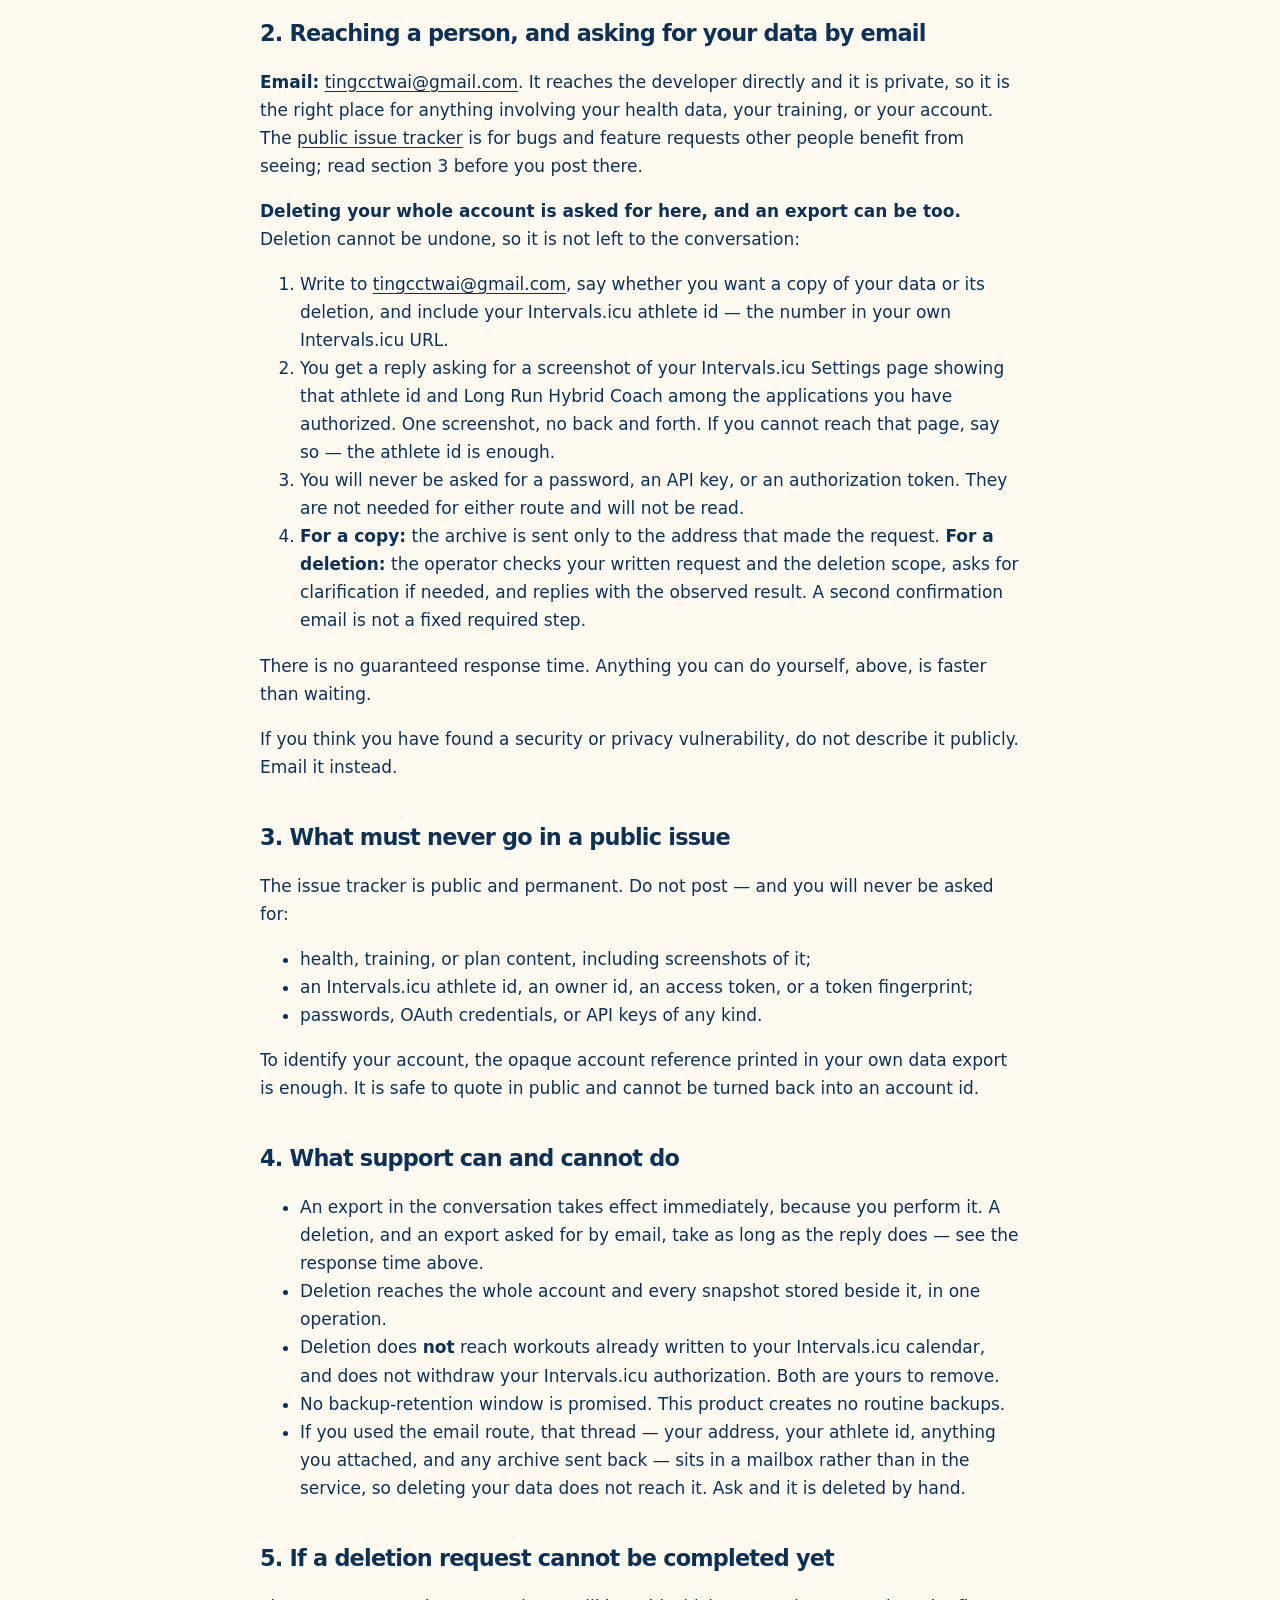
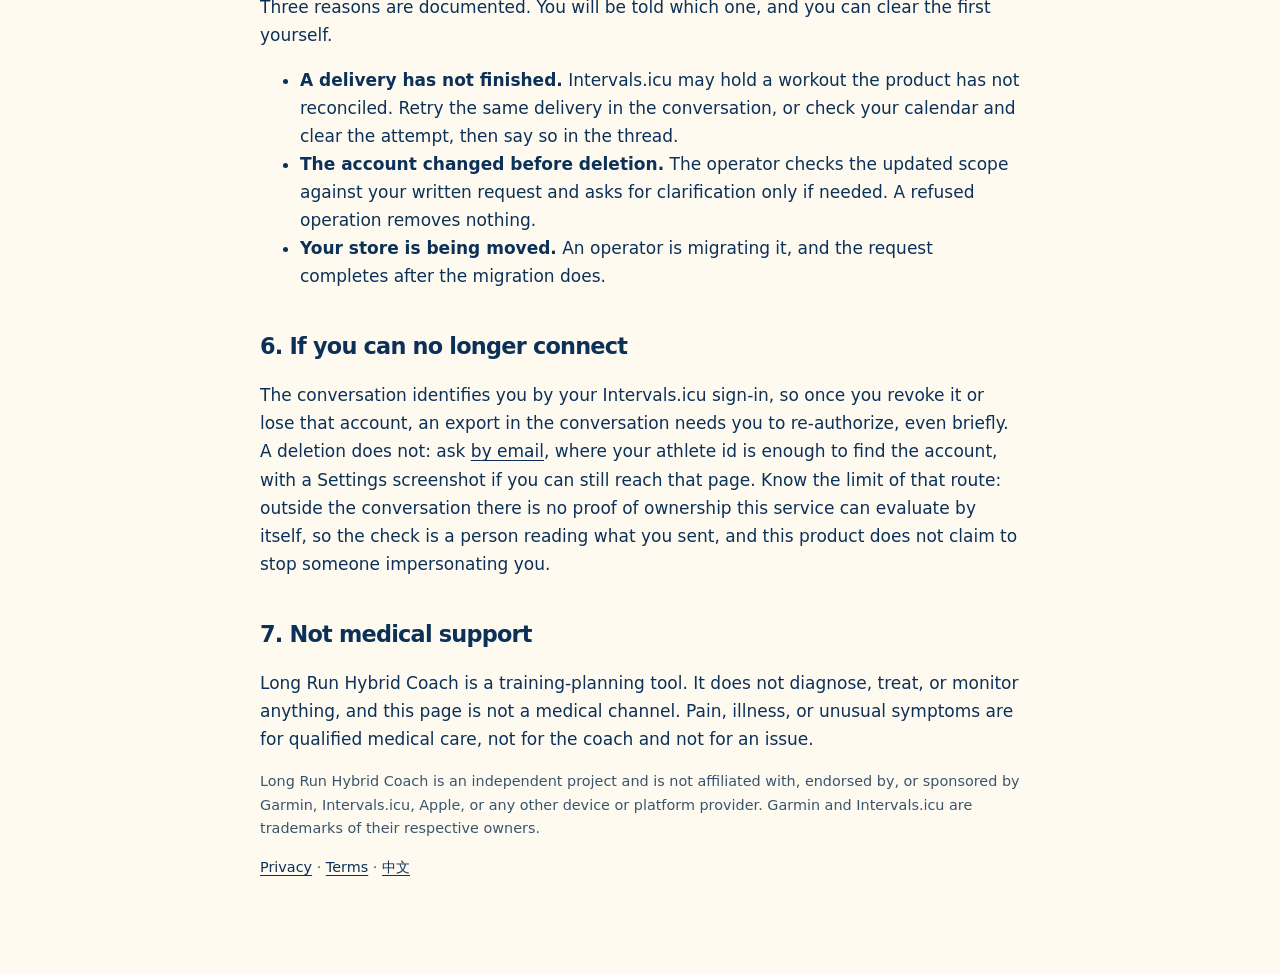
<file: support.html>
<!doctype html>
<html lang="en">
<head>
  <meta charset="utf-8">
  <meta name="viewport" content="width=device-width, initial-scale=1">
  <title>Support — Long Run Hybrid Coach</title>
  <meta name="description" content="How to get help with Long Run Hybrid Coach, what you can do yourself, and what must never go in a public issue.">
  <link rel="alternate" hreflang="en" href="https://paceandstaystrong.com/support.html">
  <link rel="alternate" hreflang="zh-Hant" href="https://paceandstaystrong.com/zh/support.html">
  <link rel="alternate" hreflang="x-default" href="https://paceandstaystrong.com/support.html">
  <link rel="stylesheet" href="assets/styles.css?v=first-visit-20260917">
</head>
<body>
  <main class="legal">
    <div class="legal-nav">
      <a href="index.html">← Long Run Hybrid Coach</a>
      <a class="nav-lang" href="zh/support.html" hreflang="zh-Hant" lang="zh-Hant">中文</a>
    </div>
    <header>
      <h1>Support</h1>
      <p class="meta">Last updated: 18 September 2026 · A personal GitHub project, not a company, maintained by an independent developer in Taiwan.</p>
    </header>

    <p>Start with the connection checklist below. You can ask the coach to export or correct your data. <strong>Deleting your whole account is asked for <a href="#data-by-email">by email</a></strong>, and asking the coach to delete everything gets you that page and nothing else.</p>

    <aside class="connection-help" id="connection-help" aria-labelledby="connection-help-title">
      <h2 id="connection-help-title">Connection and first-use help</h2>
      <ul>
        <li><strong>Cannot find “Add connector”?</strong> Check the <a href="index.html#client-options">supported AI plans</a>. Claude Free allows one custom connector; team accounts may also need administrator approval.</li>
        <li><strong>Added it, but the coach cannot read data?</strong> Check that the connector is connected and enabled in this conversation. If a permission is missing, reconnect and review the four Intervals.icu permissions.</li>
        <li><strong>Connected, but no training history?</strong> Check for activities in Intervals.icu itself. You can start by describing your training and goals; <a href="index.html#empty-account">see the empty-account guide</a>.</li>
        <li><strong>Sent a workout, but it is not on your watch?</strong> Check the Intervals.icu calendar first, then your device sync settings. Calendar acceptance does not confirm arrival on the watch.</li>
      </ul>
      <p><a href="index.html#setup">Back to Get started</a> · <a href="mailto:tingcctwai@gmail.com">Contact the developer</a></p>
      <p class="fine">In your email, name the AI you use, the step that failed and the error message, with private data removed. Never send passwords, API keys or authorization tokens.</p>
    </aside>

    <h2>1. Manage your data in conversation</h2>
    <ul>
      <li><strong>Get a copy of your data.</strong> Ask the coach what it holds about you. The archive arrives in the conversation and states what it deliberately leaves out.</li>
      <li><strong>Delete your account — not here.</strong> Ask the coach and it hands you <a href="#data-by-email">section 2</a>; nothing is submitted and nothing is removed until you write.</li>
      <li><strong>Correct something you reported.</strong> Report the corrected value. For the records where only the newest one counts — a body measurement for one day, or one exercise on one day — the new value replaces the standing one, and the coach tells you what it displaced. Correcting a record does not change what the plan said last week.</li>
      <li><strong>Retract something you reported.</strong> Ask the coach to retract the relevant athlete-reported record when the right result is removal rather than replacement.</li>
      <li><strong>Stop all access.</strong> Revoke Long Run Hybrid Coach in Intervals.icu. That ends future reads and writes; it does not by itself delete what is already held. Revoking first costs you nothing: a deletion request is email, and your athlete id finds the account without a working connection.</li>
    </ul>
    <p>Everything else here needs no separate support request: your connection is the identity check.</p>

    <h2 id="data-by-email">2. Reaching a person, and asking for your data by email</h2>
    <p><strong>Email:</strong> <a href="mailto:tingcctwai@gmail.com">tingcctwai@gmail.com</a>. It reaches the developer directly and it is private, so it is the right place for anything involving your health data, your training, or your account. The <a href="https://github.com/atomchung/long-run-hybrid-coach/issues">public issue tracker</a> is for bugs and feature requests other people benefit from seeing; read section 3 before you post there.</p>
    <p><strong>Deleting your whole account is asked for here, and an export can be too.</strong> Deletion cannot be undone, so it is not left to the conversation:</p>
    <ol>
      <li>Write to <a href="mailto:tingcctwai@gmail.com">tingcctwai@gmail.com</a>, say whether you want a copy of your data or its deletion, and include your Intervals.icu athlete id — the number in your own Intervals.icu URL.</li>
      <li>You get a reply asking for a screenshot of your Intervals.icu Settings page showing that athlete id and Long Run Hybrid Coach among the applications you have authorized. One screenshot, no back and forth. If you cannot reach that page, say so — the athlete id is enough.</li>
      <li>You will never be asked for a password, an API key, or an authorization token. They are not needed for either route and will not be read.</li>
      <li><strong>For a copy:</strong> the archive is sent only to the address that made the request. <strong>For a deletion:</strong> the operator checks your written request and the deletion scope, asks for clarification if needed, and replies with the observed result. A second confirmation email is not a fixed required step.</li>
    </ol>
    <p>There is no guaranteed response time. Anything you can do yourself, above, is faster than waiting.</p>
    <p>If you think you have found a security or privacy vulnerability, do not describe it publicly. Email it instead.</p>

    <h2>3. What must never go in a public issue</h2>
    <p>The issue tracker is public and permanent. Do not post — and you will never be asked for:</p>
    <ul>
      <li>health, training, or plan content, including screenshots of it;</li>
      <li>an Intervals.icu athlete id, an owner id, an access token, or a token fingerprint;</li>
      <li>passwords, OAuth credentials, or API keys of any kind.</li>
    </ul>
    <p>To identify your account, the opaque account reference printed in your own data export is enough. It is safe to quote in public and cannot be turned back into an account id.</p>

    <h2>4. What support can and cannot do</h2>
    <ul>
      <li>An export in the conversation takes effect immediately, because you perform it. A deletion, and an export asked for by email, take as long as the reply does — see the response time above.</li>
      <li>Deletion reaches the whole account and every snapshot stored beside it, in one operation.</li>
      <li>Deletion does <strong>not</strong> reach workouts already written to your Intervals.icu calendar, and does not withdraw your Intervals.icu authorization. Both are yours to remove.</li>
      <li>No backup-retention window is promised. This product creates no routine backups.</li>
      <li>If you used the email route, that thread — your address, your athlete id, anything you attached, and any archive sent back — sits in a mailbox rather than in the service, so deleting your data does not reach it. Ask and it is deleted by hand.</li>
    </ul>

    <h2>5. If a deletion request cannot be completed yet</h2>
    <p>Three reasons are documented. You will be told which one, and you can clear the first yourself.</p>
    <ul>
      <li><strong>A delivery has not finished.</strong> Intervals.icu may hold a workout the product has not reconciled. Retry the same delivery in the conversation, or check your calendar and clear the attempt, then say so in the thread.</li>
      <li><strong>The account changed before deletion.</strong> The operator checks the updated scope against your written request and asks for clarification only if needed. A refused operation removes nothing.</li>
      <li><strong>Your store is being moved.</strong> An operator is migrating it, and the request completes after the migration does.</li>
    </ul>

    <h2>6. If you can no longer connect</h2>
    <p>The conversation identifies you by your Intervals.icu sign-in, so once you revoke it or lose that account, an export in the conversation needs you to re-authorize, even briefly. A deletion does not: ask <a href="#data-by-email">by email</a>, where your athlete id is enough to find the account, with a Settings screenshot if you can still reach that page. Know the limit of that route: outside the conversation there is no proof of ownership this service can evaluate by itself, so the check is a person reading what you sent, and this product does not claim to stop someone impersonating you.</p>

    <h2>7. Not medical support</h2>
    <p>Long Run Hybrid Coach is a training-planning tool. It does not diagnose, treat, or monitor anything, and this page is not a medical channel. Pain, illness, or unusual symptoms are for qualified medical care, not for the coach and not for an issue.</p>

    <p class="fine">Long Run Hybrid Coach is an independent project and is not affiliated with, endorsed by, or sponsored by Garmin, Intervals.icu, Apple, or any other device or platform provider. Garmin and Intervals.icu are trademarks of their respective owners.</p>
    <p class="fine"><a href="privacy.html">Privacy</a> · <a href="terms.html">Terms</a> · <a href="zh/support.html" hreflang="zh-Hant" lang="zh-Hant">中文</a></p>
  </main>
</body>
</html>
</file>
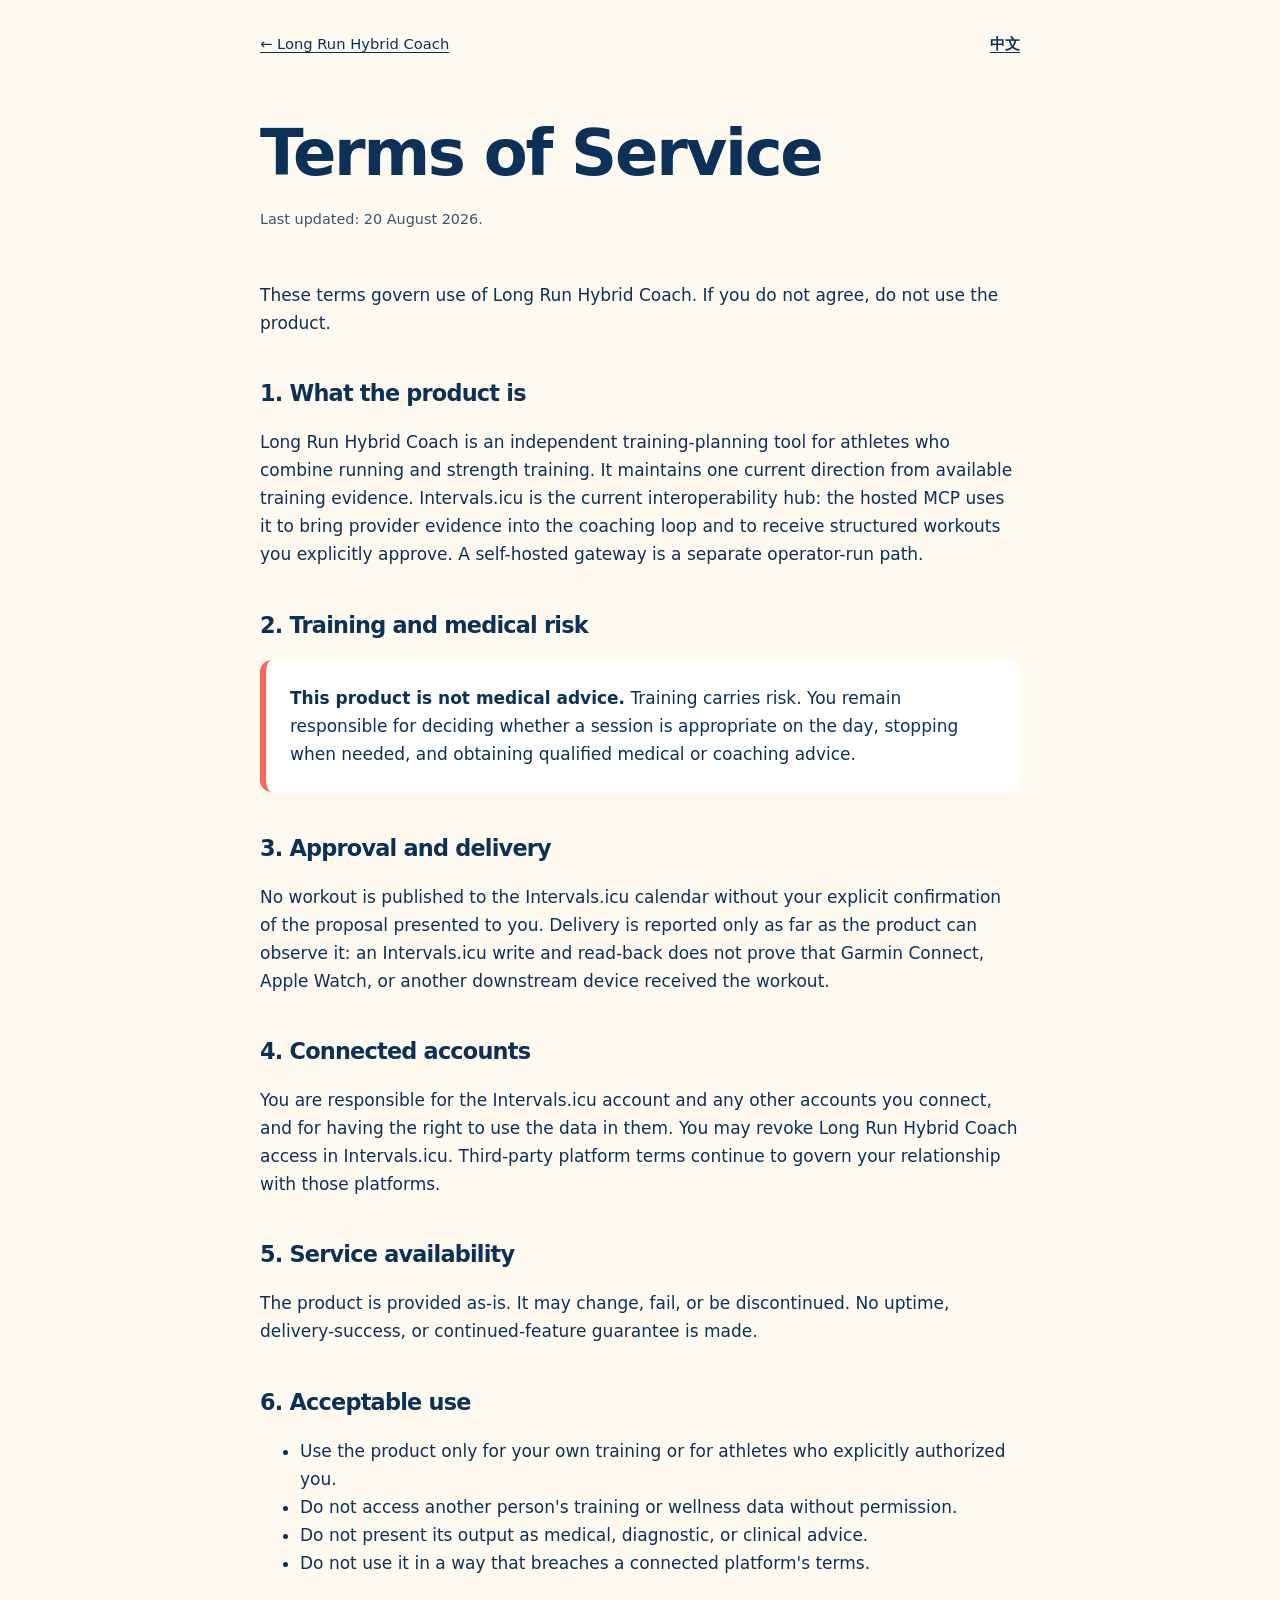
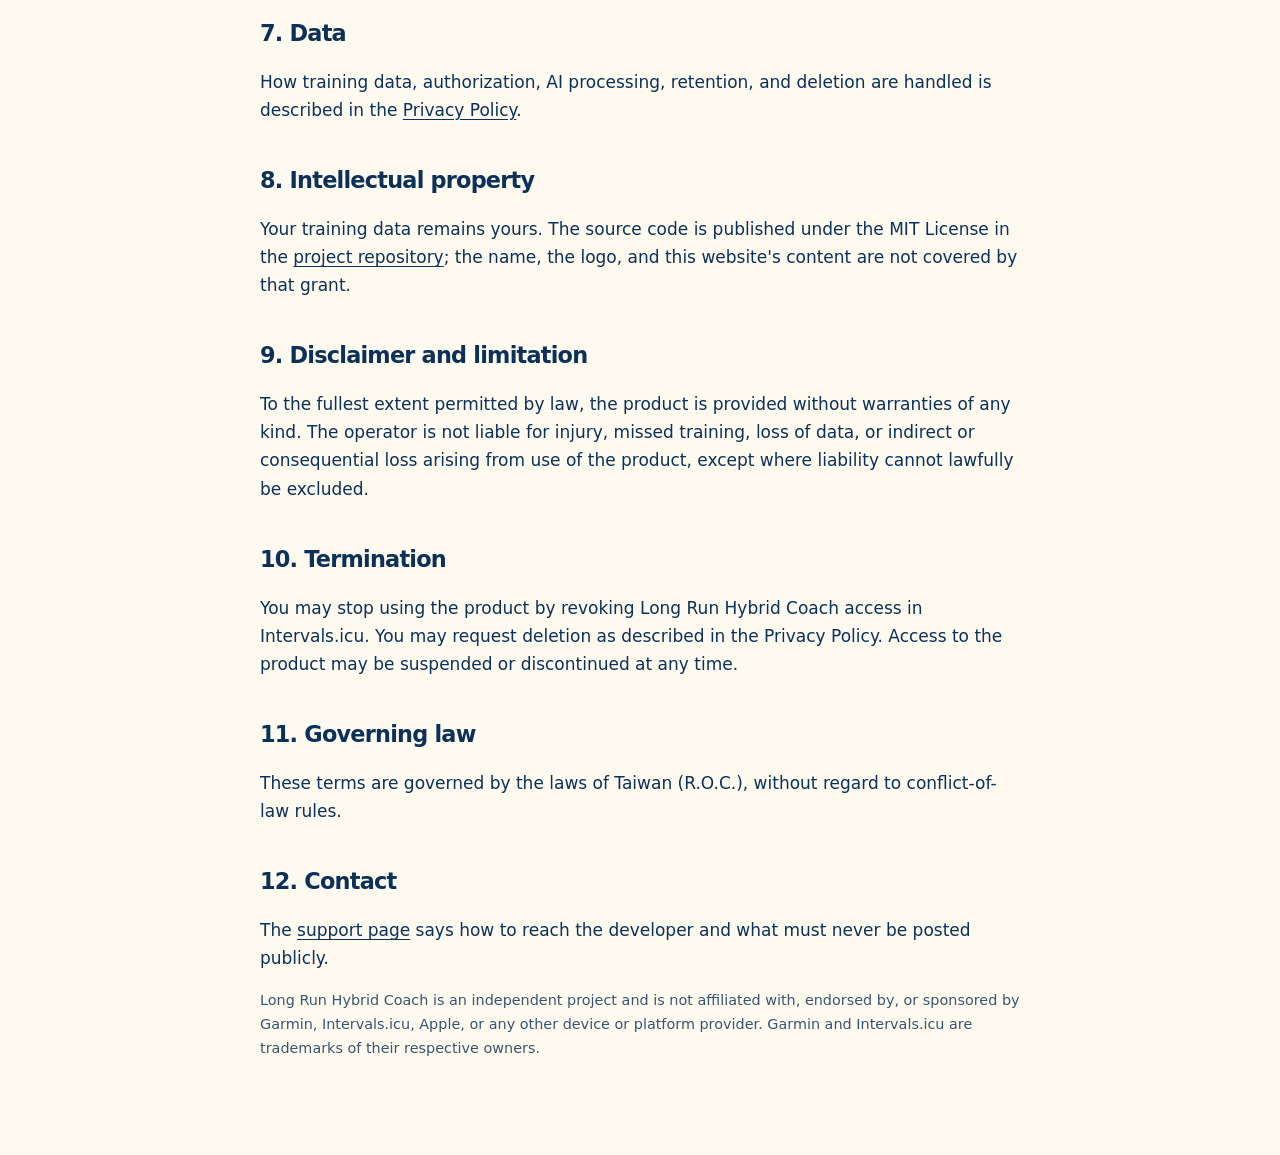
<file: terms.html>
<!doctype html>
<html lang="en">
<head>
  <meta charset="utf-8">
  <meta name="viewport" content="width=device-width, initial-scale=1">
  <title>Terms of Service — Long Run Hybrid Coach</title>
  <meta name="description" content="Terms for using Long Run Hybrid Coach.">
  <link rel="alternate" hreflang="en" href="https://paceandstaystrong.com/terms.html">
  <link rel="alternate" hreflang="zh-Hant" href="https://paceandstaystrong.com/zh/terms.html">
  <link rel="alternate" hreflang="x-default" href="https://paceandstaystrong.com/terms.html">
  <link rel="stylesheet" href="assets/styles.css">
</head>
<body>
  <main class="legal">
    <div class="legal-nav">
      <a href="index.html">← Long Run Hybrid Coach</a>
      <a class="nav-lang" href="zh/terms.html" hreflang="zh-Hant" lang="zh-Hant">中文</a>
    </div>
    <header>
      <h1>Terms of Service</h1>
      <p class="meta">Last updated: 20 August 2026.</p>
    </header>

    <p>These terms govern use of Long Run Hybrid Coach. If you do not agree, do not use the product.</p>

    <h2>1. What the product is</h2>
    <p>Long Run Hybrid Coach is an independent training-planning tool for athletes who combine running and strength training. It maintains one current direction from available training evidence. Intervals.icu is the current interoperability hub: the hosted MCP uses it to bring provider evidence into the coaching loop and to receive structured workouts you explicitly approve. A self-hosted gateway is a separate operator-run path.</p>

    <h2>2. Training and medical risk</h2>
    <div class="notice"><strong>This product is not medical advice.</strong> Training carries risk. You remain responsible for deciding whether a session is appropriate on the day, stopping when needed, and obtaining qualified medical or coaching advice.</div>

    <h2>3. Approval and delivery</h2>
    <p>No workout is published to the Intervals.icu calendar without your explicit confirmation of the proposal presented to you. Delivery is reported only as far as the product can observe it: an Intervals.icu write and read-back does not prove that Garmin Connect, Apple Watch, or another downstream device received the workout.</p>

    <h2>4. Connected accounts</h2>
    <p>You are responsible for the Intervals.icu account and any other accounts you connect, and for having the right to use the data in them. You may revoke Long Run Hybrid Coach access in Intervals.icu. Third-party platform terms continue to govern your relationship with those platforms.</p>

    <h2>5. Service availability</h2>
    <p>The product is provided as-is. It may change, fail, or be discontinued. No uptime, delivery-success, or continued-feature guarantee is made.</p>

    <h2>6. Acceptable use</h2>
    <ul>
      <li>Use the product only for your own training or for athletes who explicitly authorized you.</li>
      <li>Do not access another person's training or wellness data without permission.</li>
      <li>Do not present its output as medical, diagnostic, or clinical advice.</li>
      <li>Do not use it in a way that breaches a connected platform's terms.</li>
    </ul>

    <h2>7. Data</h2>
    <p>How training data, authorization, AI processing, retention, and deletion are handled is described in the <a href="privacy.html">Privacy Policy</a>.</p>

    <h2>8. Intellectual property</h2>
    <p>Your training data remains yours. The source code is published under the MIT License in the <a href="https://github.com/atomchung/long-run-hybrid-coach">project repository</a>; the name, the logo, and this website's content are not covered by that grant.</p>

    <h2>9. Disclaimer and limitation</h2>
    <p>To the fullest extent permitted by law, the product is provided without warranties of any kind. The operator is not liable for injury, missed training, loss of data, or indirect or consequential loss arising from use of the product, except where liability cannot lawfully be excluded.</p>

    <h2>10. Termination</h2>
    <p>You may stop using the product by revoking Long Run Hybrid Coach access in Intervals.icu. You may request deletion as described in the Privacy Policy. Access to the product may be suspended or discontinued at any time.</p>

    <h2>11. Governing law</h2>
    <p>These terms are governed by the laws of Taiwan (R.O.C.), without regard to conflict-of-law rules.</p>

    <h2>12. Contact</h2>
    <p>The <a href="support.html">support page</a> says how to reach the developer and what must never be posted publicly.</p>

    <p class="fine">Long Run Hybrid Coach is an independent project and is not affiliated with, endorsed by, or sponsored by Garmin, Intervals.icu, Apple, or any other device or platform provider. Garmin and Intervals.icu are trademarks of their respective owners.</p>
  </main>
</body>
</html>
</file>
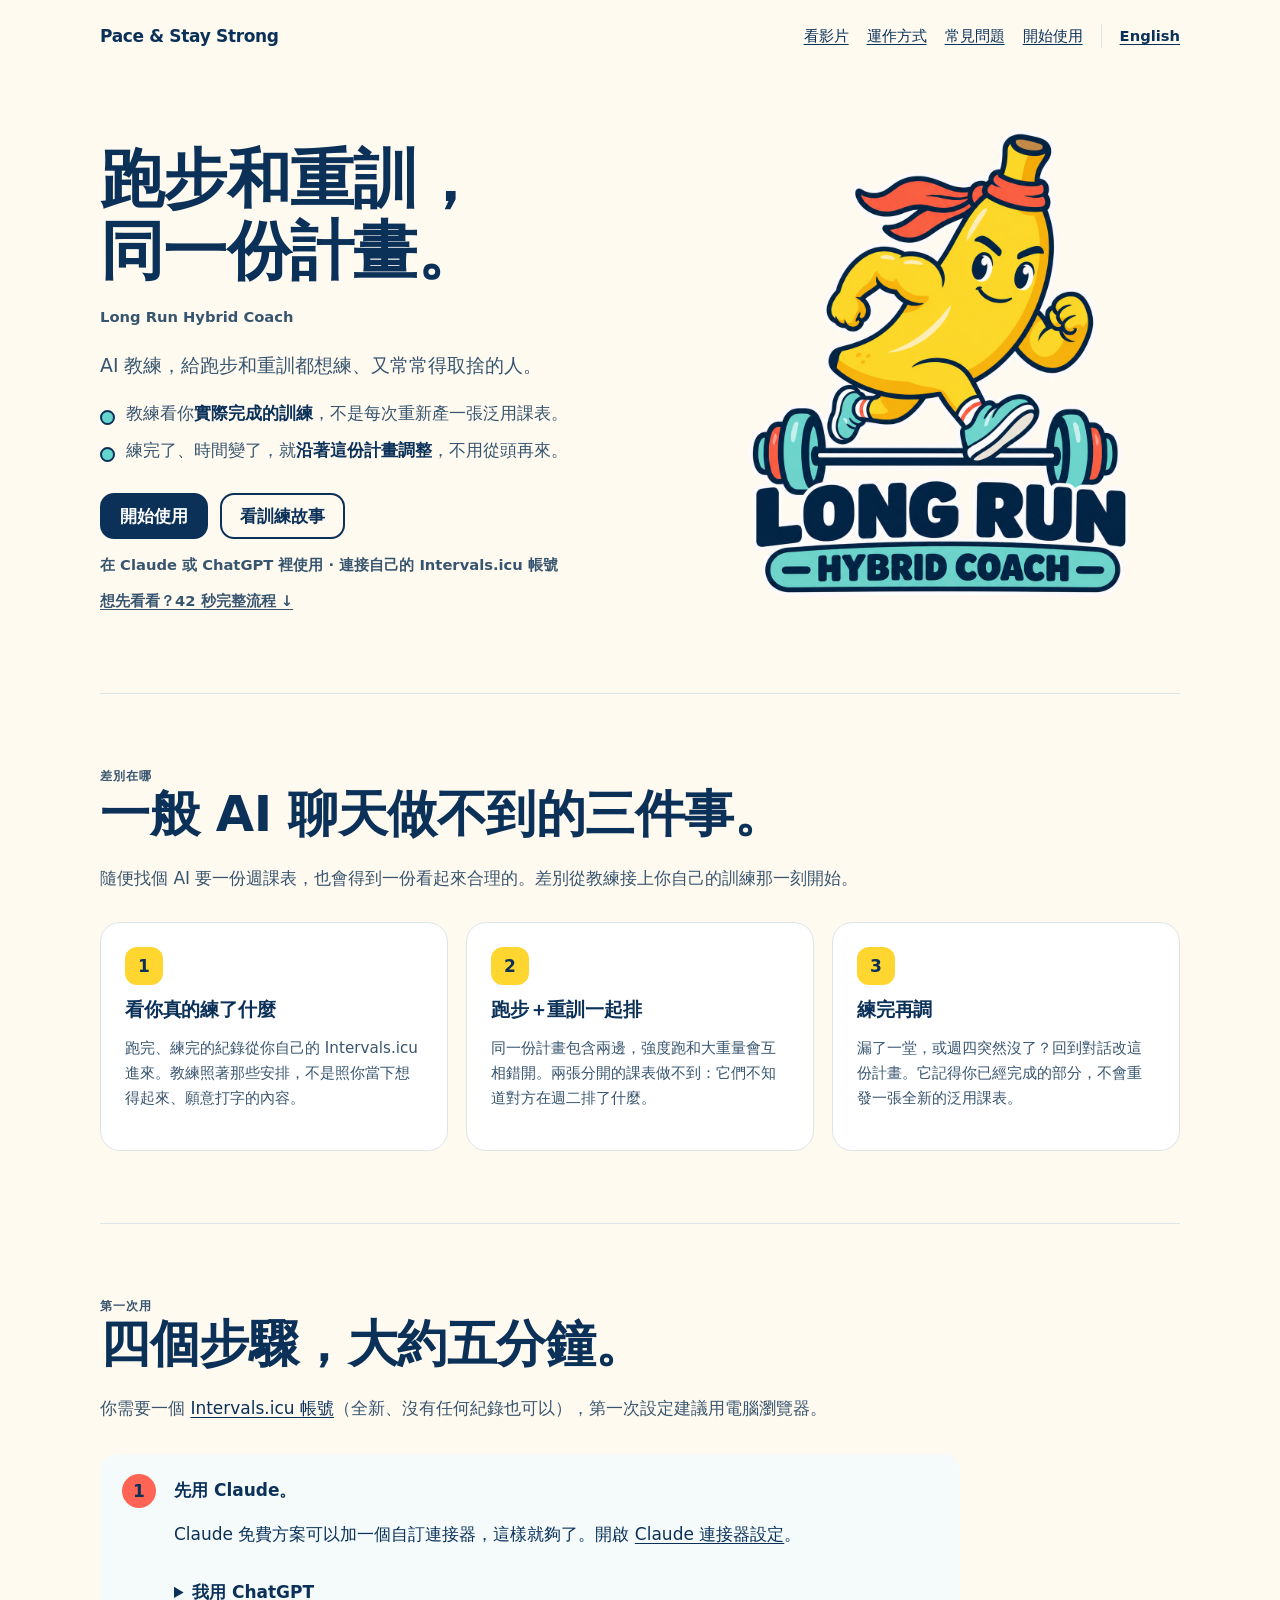
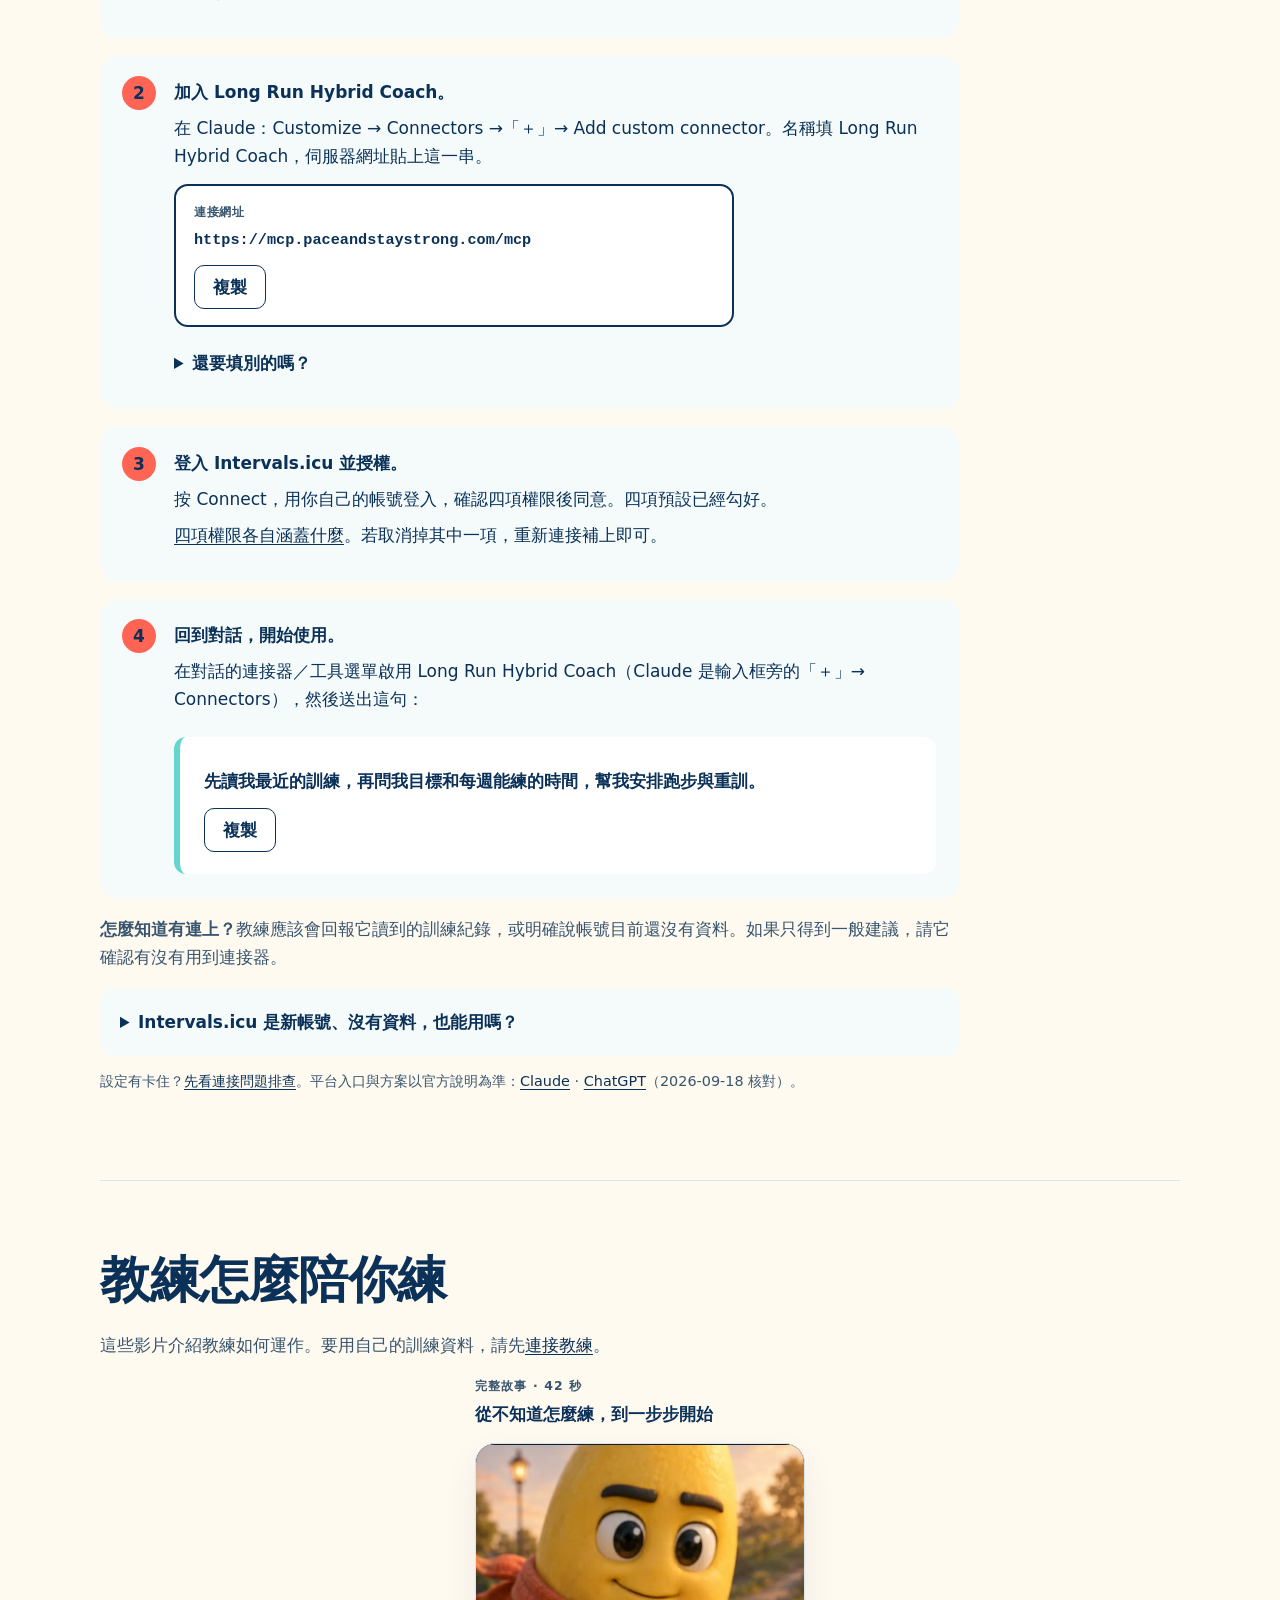
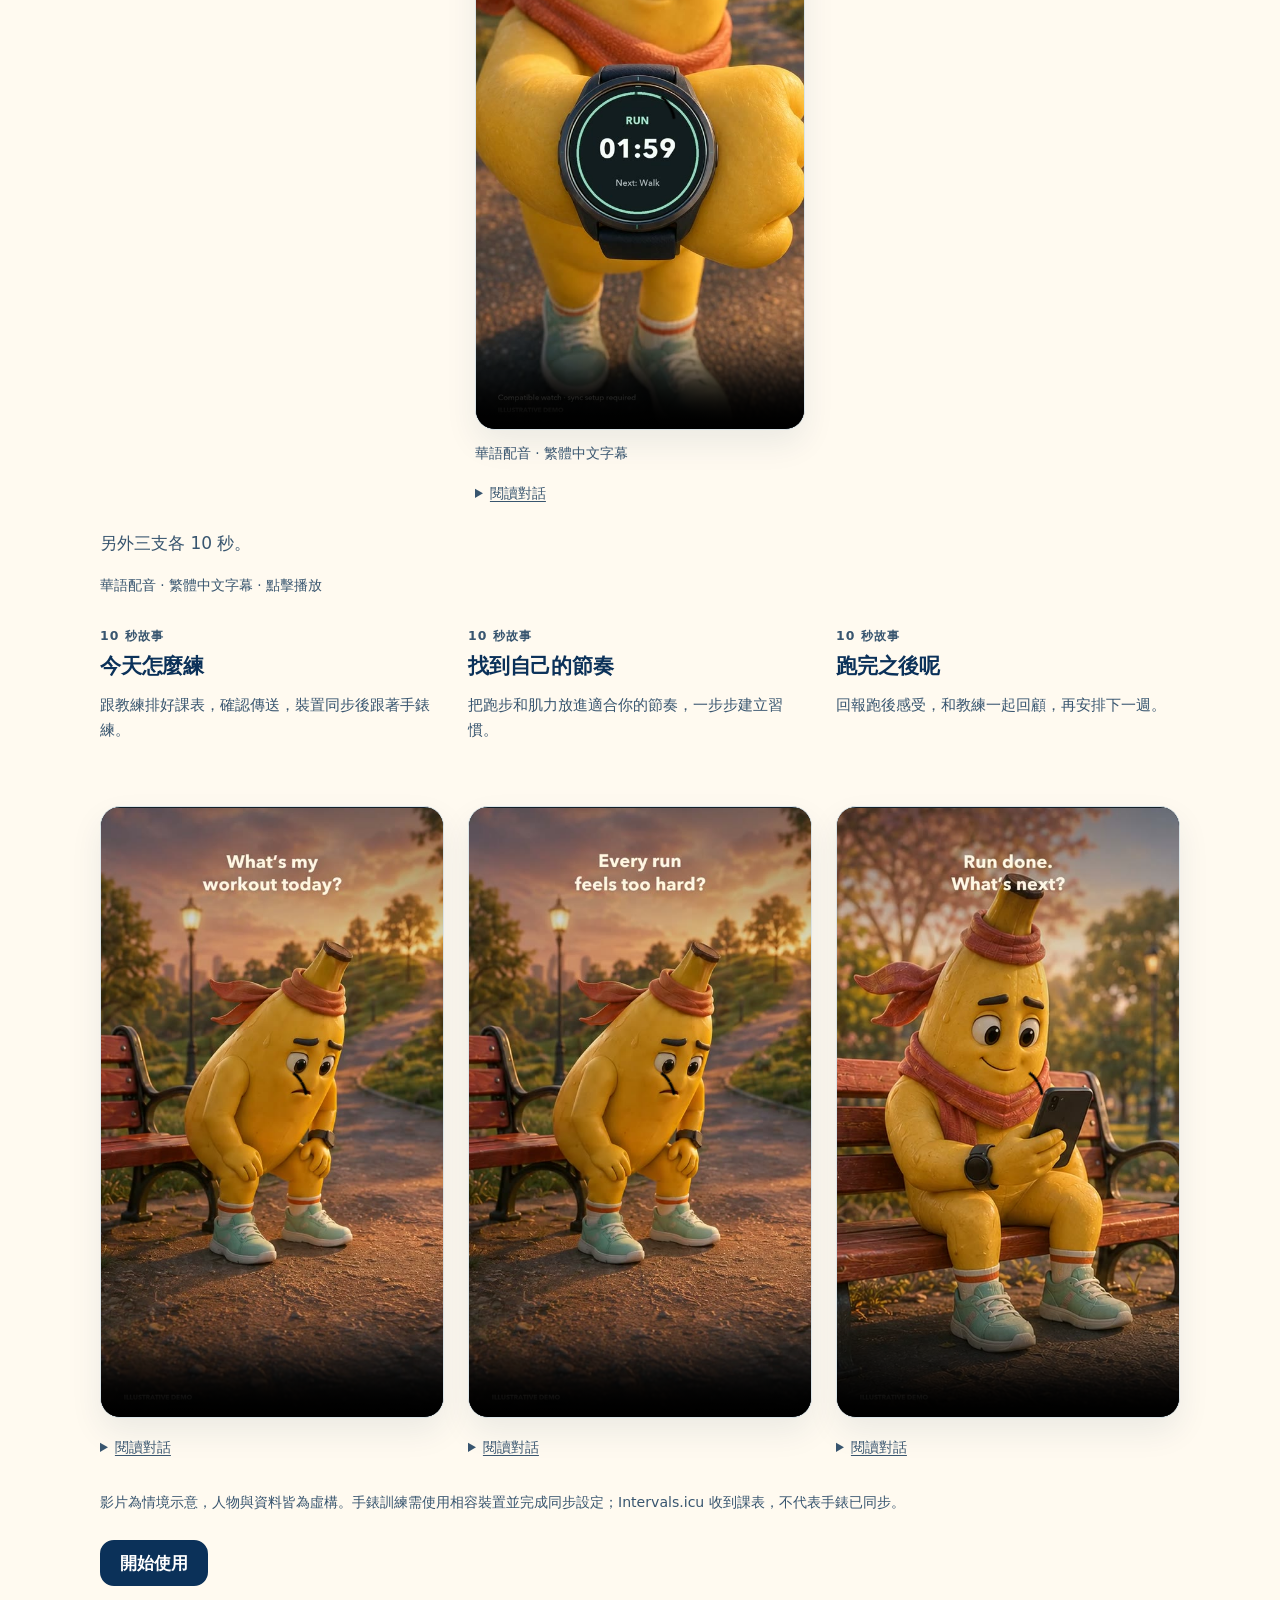
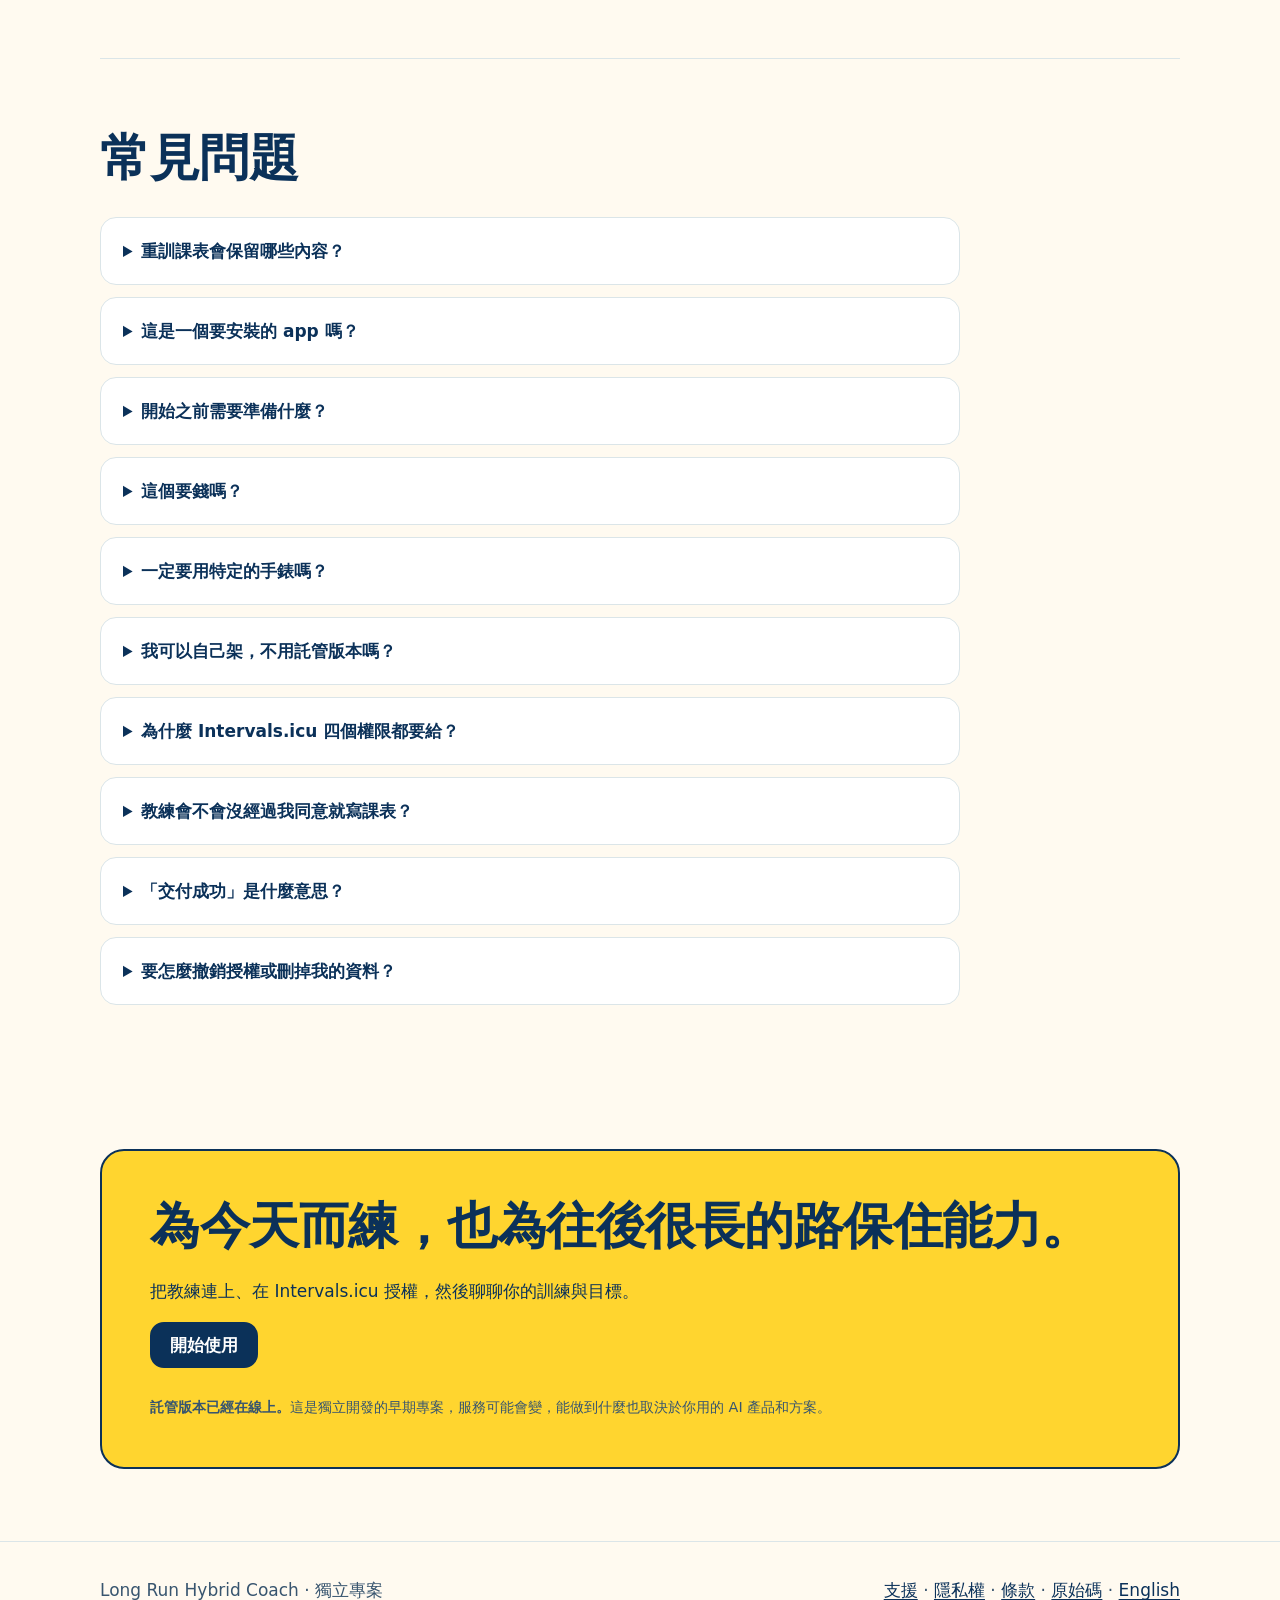
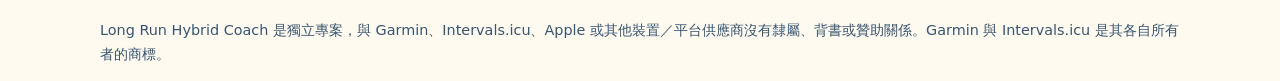
<file: zh/demo.html>
<!doctype html>
<html lang="zh-Hant">
<head>
  <meta charset="utf-8">
  <meta name="viewport" content="width=device-width, initial-scale=1">
  <title>開始使用 — Long Run Hybrid Coach</title>
  <meta name="robots" content="noindex">
  <meta http-equiv="refresh" content="0; url=index.html#setup">
  <link rel="canonical" href="https://paceandstaystrong.com/zh/#setup">
  <link rel="alternate" hreflang="en" href="https://paceandstaystrong.com/demo.html">
  <link rel="alternate" hreflang="zh-Hant" href="https://paceandstaystrong.com/zh/demo.html">
  <link rel="alternate" hreflang="x-default" href="https://paceandstaystrong.com/demo.html">
  <link rel="stylesheet" href="../assets/styles.css">
</head>
<body>
  <main class="legal">
    <header><h1>互動試玩已下架</h1><p class="meta">你可以在 Claude 或 ChatGPT 連接教練，使用自己的訓練資料。</p></header>
    <p><a class="button" href="index.html#setup">連接教練</a></p>
  </main>
</body>
</html>
</file>
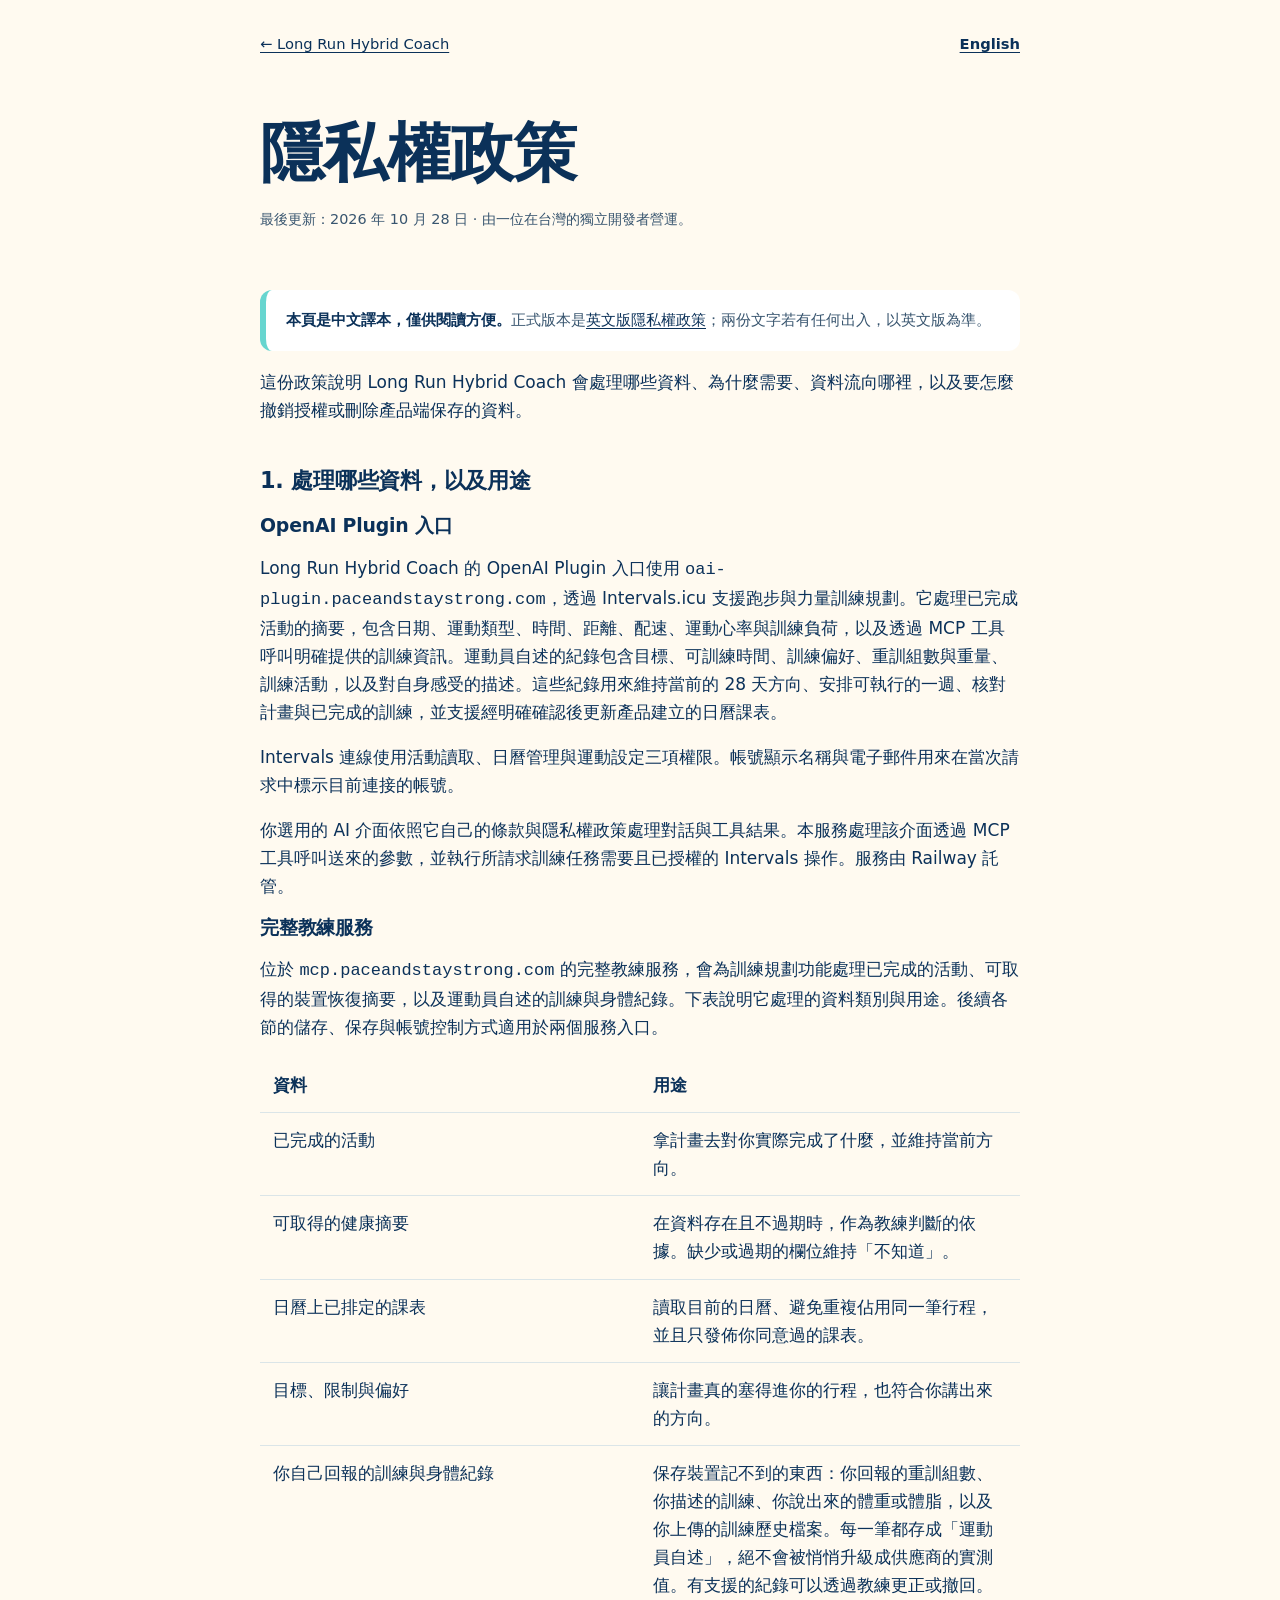
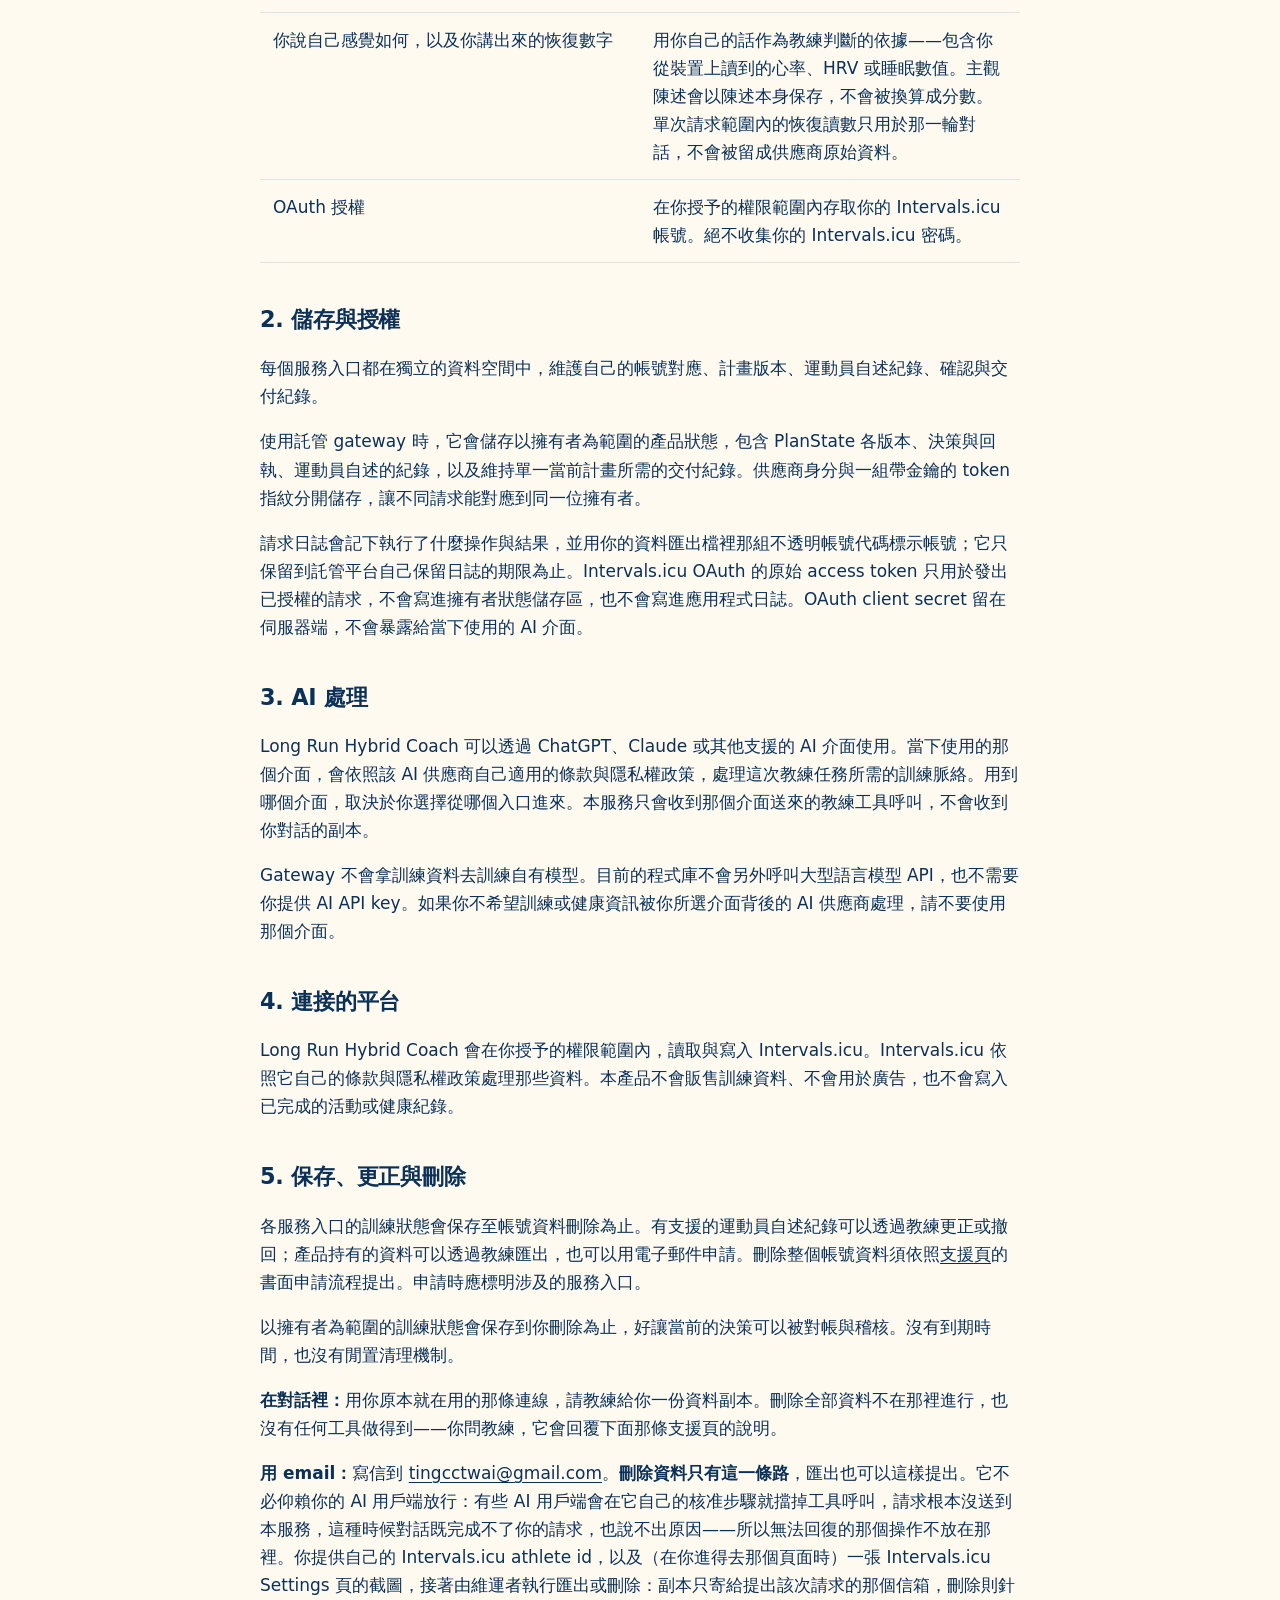
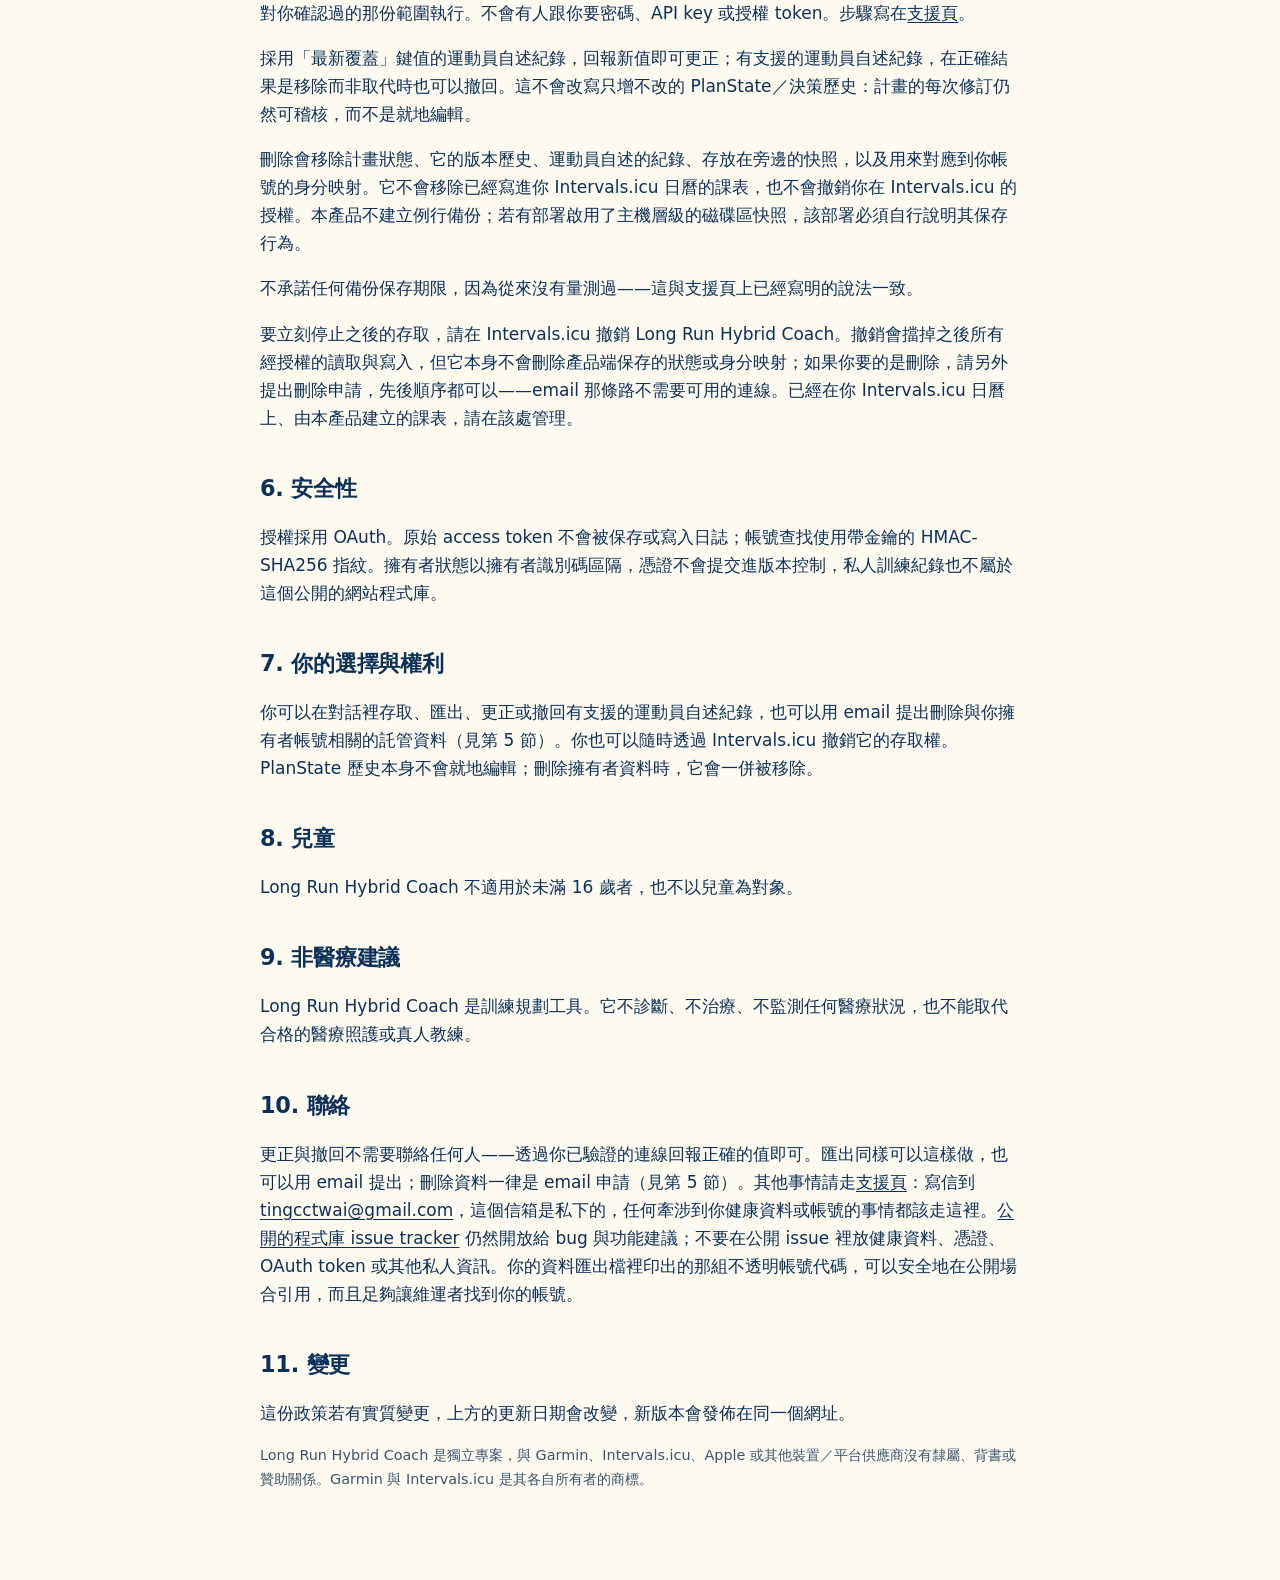
<file: zh/privacy.html>
<!doctype html>
<html lang="zh-Hant">
<head>
  <meta charset="utf-8">
  <meta name="viewport" content="width=device-width, initial-scale=1">
  <title>隱私權政策 — Long Run Hybrid Coach</title>
  <meta name="description" content="Long Run Hybrid Coach 如何處理訓練、健康、授權與教練資料。">
  <link rel="alternate" hreflang="zh-Hant" href="https://paceandstaystrong.com/zh/privacy.html">
  <link rel="alternate" hreflang="en" href="https://paceandstaystrong.com/privacy.html">
  <link rel="alternate" hreflang="x-default" href="https://paceandstaystrong.com/privacy.html">
  <link rel="stylesheet" href="../assets/styles.css">
</head>
<body>
  <main class="legal">
    <div class="legal-nav">
      <a href="index.html">← Long Run Hybrid Coach</a>
      <a class="nav-lang" href="../privacy.html" hreflang="en" lang="en">English</a>
    </div>
    <header>
      <h1>隱私權政策</h1>
      <p class="meta">最後更新：2026 年 10 月 28 日 · 由一位在台灣的獨立開發者營運。</p>
    </header>

    <p class="lang-note"><strong>本頁是中文譯本，僅供閱讀方便。</strong>正式版本是<a href="../privacy.html">英文版隱私權政策</a>；兩份文字若有任何出入，以英文版為準。</p>

    <p>這份政策說明 Long Run Hybrid Coach 會處理哪些資料、為什麼需要、資料流向哪裡，以及要怎麼撤銷授權或刪除產品端保存的資料。</p>

    <h2>1. 處理哪些資料，以及用途</h2>
    <h3>OpenAI Plugin 入口</h3>
    <p>Long Run Hybrid Coach 的 OpenAI Plugin 入口使用 <code>oai-plugin.paceandstaystrong.com</code>，透過 Intervals.icu 支援跑步與力量訓練規劃。它處理已完成活動的摘要，包含日期、運動類型、時間、距離、配速、運動心率與訓練負荷，以及透過 MCP 工具呼叫明確提供的訓練資訊。運動員自述的紀錄包含目標、可訓練時間、訓練偏好、重訓組數與重量、訓練活動，以及對自身感受的描述。這些紀錄用來維持當前的 28 天方向、安排可執行的一週、核對計畫與已完成的訓練，並支援經明確確認後更新產品建立的日曆課表。</p>
    <p>Intervals 連線使用活動讀取、日曆管理與運動設定三項權限。帳號顯示名稱與電子郵件用來在當次請求中標示目前連接的帳號。</p>
    <p>你選用的 AI 介面依照它自己的條款與隱私權政策處理對話與工具結果。本服務處理該介面透過 MCP 工具呼叫送來的參數，並執行所請求訓練任務需要且已授權的 Intervals 操作。服務由 Railway 託管。</p>

    <h3>完整教練服務</h3>
    <p>位於 <code>mcp.paceandstaystrong.com</code> 的完整教練服務，會為訓練規劃功能處理已完成的活動、可取得的裝置恢復摘要，以及運動員自述的訓練與身體紀錄。下表說明它處理的資料類別與用途。後續各節的儲存、保存與帳號控制方式適用於兩個服務入口。</p>
    <table>
      <tr><th>資料</th><th>用途</th></tr>
      <tr><td>已完成的活動</td><td>拿計畫去對你實際完成了什麼，並維持當前方向。</td></tr>
      <tr><td>可取得的健康摘要</td><td>在資料存在且不過期時，作為教練判斷的依據。缺少或過期的欄位維持「不知道」。</td></tr>
      <tr><td>日曆上已排定的課表</td><td>讀取目前的日曆、避免重複佔用同一筆行程，並且只發佈你同意過的課表。</td></tr>
      <tr><td>目標、限制與偏好</td><td>讓計畫真的塞得進你的行程，也符合你講出來的方向。</td></tr>
      <tr><td>你自己回報的訓練與身體紀錄</td><td>保存裝置記不到的東西：你回報的重訓組數、你描述的訓練、你說出來的體重或體脂，以及你上傳的訓練歷史檔案。每一筆都存成「運動員自述」，絕不會被悄悄升級成供應商的實測值。有支援的紀錄可以透過教練更正或撤回。</td></tr>
      <tr><td>你說自己感覺如何，以及你講出來的恢復數字</td><td>用你自己的話作為教練判斷的依據——包含你從裝置上讀到的心率、HRV 或睡眠數值。主觀陳述會以陳述本身保存，不會被換算成分數。單次請求範圍內的恢復讀數只用於那一輪對話，不會被留成供應商原始資料。</td></tr>
      <tr><td>OAuth 授權</td><td>在你授予的權限範圍內存取你的 Intervals.icu 帳號。絕不收集你的 Intervals.icu 密碼。</td></tr>
    </table>

    <h2>2. 儲存與授權</h2>
    <p>每個服務入口都在獨立的資料空間中，維護自己的帳號對應、計畫版本、運動員自述紀錄、確認與交付紀錄。</p>
    <p>使用託管 gateway 時，它會儲存以擁有者為範圍的產品狀態，包含 PlanState 各版本、決策與回執、運動員自述的紀錄，以及維持單一當前計畫所需的交付紀錄。供應商身分與一組帶金鑰的 token 指紋分開儲存，讓不同請求能對應到同一位擁有者。</p>
    <p>請求日誌會記下執行了什麼操作與結果，並用你的資料匯出檔裡那組不透明帳號代碼標示帳號；它只保留到託管平台自己保留日誌的期限為止。Intervals.icu OAuth 的原始 access token 只用於發出已授權的請求，不會寫進擁有者狀態儲存區，也不會寫進應用程式日誌。OAuth client secret 留在伺服器端，不會暴露給當下使用的 AI 介面。</p>

    <h2>3. AI 處理</h2>
    <p>Long Run Hybrid Coach 可以透過 ChatGPT、Claude 或其他支援的 AI 介面使用。當下使用的那個介面，會依照該 AI 供應商自己適用的條款與隱私權政策，處理這次教練任務所需的訓練脈絡。用到哪個介面，取決於你選擇從哪個入口進來。本服務只會收到那個介面送來的教練工具呼叫，不會收到你對話的副本。</p>
    <p>Gateway 不會拿訓練資料去訓練自有模型。目前的程式庫不會另外呼叫大型語言模型 API，也不需要你提供 AI API key。如果你不希望訓練或健康資訊被你所選介面背後的 AI 供應商處理，請不要使用那個介面。</p>

    <h2>4. 連接的平台</h2>
    <p>Long Run Hybrid Coach 會在你授予的權限範圍內，讀取與寫入 Intervals.icu。Intervals.icu 依照它自己的條款與隱私權政策處理那些資料。本產品不會販售訓練資料、不會用於廣告，也不會寫入已完成的活動或健康紀錄。</p>

    <h2>5. 保存、更正與刪除</h2>
    <p>各服務入口的訓練狀態會保存至帳號資料刪除為止。有支援的運動員自述紀錄可以透過教練更正或撤回；產品持有的資料可以透過教練匯出，也可以用電子郵件申請。刪除整個帳號資料須依照<a href="support.html#data-by-email">支援頁</a>的書面申請流程提出。申請時應標明涉及的服務入口。</p>
    <p>以擁有者為範圍的訓練狀態會保存到你刪除為止，好讓當前的決策可以被對帳與稽核。沒有到期時間，也沒有閒置清理機制。</p>
    <p><strong>在對話裡：</strong>用你原本就在用的那條連線，請教練給你一份資料副本。刪除全部資料不在那裡進行，也沒有任何工具做得到——你問教練，它會回覆下面那條支援頁的說明。</p>
    <p><strong>用 email：</strong>寫信到 <a href="mailto:tingcctwai@gmail.com">tingcctwai@gmail.com</a>。<strong>刪除資料只有這一條路</strong>，匯出也可以這樣提出。它不必仰賴你的 AI 用戶端放行：有些 AI 用戶端會在它自己的核准步驟就擋掉工具呼叫，請求根本沒送到本服務，這種時候對話既完成不了你的請求，也說不出原因——所以無法回復的那個操作不放在那裡。你提供自己的 Intervals.icu athlete id，以及（在你進得去那個頁面時）一張 Intervals.icu Settings 頁的截圖，接著由維運者執行匯出或刪除：副本只寄給提出該次請求的那個信箱，刪除則針對你確認過的那份範圍執行。不會有人跟你要密碼、API key 或授權 token。步驟寫在<a href="support.html#data-by-email">支援頁</a>。</p>
    <p>採用「最新覆蓋」鍵值的運動員自述紀錄，回報新值即可更正；有支援的運動員自述紀錄，在正確結果是移除而非取代時也可以撤回。這不會改寫只增不改的 PlanState／決策歷史：計畫的每次修訂仍然可稽核，而不是就地編輯。</p>
    <p>刪除會移除計畫狀態、它的版本歷史、運動員自述的紀錄、存放在旁邊的快照，以及用來對應到你帳號的身分映射。它不會移除已經寫進你 Intervals.icu 日曆的課表，也不會撤銷你在 Intervals.icu 的授權。本產品不建立例行備份；若有部署啟用了主機層級的磁碟區快照，該部署必須自行說明其保存行為。</p>
    <p>不承諾任何備份保存期限，因為從來沒有量測過——這與支援頁上已經寫明的說法一致。</p>
    <p>要立刻停止之後的存取，請在 Intervals.icu 撤銷 Long Run Hybrid Coach。撤銷會擋掉之後所有經授權的讀取與寫入，但它本身不會刪除產品端保存的狀態或身分映射；如果你要的是刪除，請另外提出刪除申請，先後順序都可以——email 那條路不需要可用的連線。已經在你 Intervals.icu 日曆上、由本產品建立的課表，請在該處管理。</p>

    <h2>6. 安全性</h2>
    <p>授權採用 OAuth。原始 access token 不會被保存或寫入日誌；帳號查找使用帶金鑰的 HMAC-SHA256 指紋。擁有者狀態以擁有者識別碼區隔，憑證不會提交進版本控制，私人訓練紀錄也不屬於這個公開的網站程式庫。</p>

    <h2>7. 你的選擇與權利</h2>
    <p>你可以在對話裡存取、匯出、更正或撤回有支援的運動員自述紀錄，也可以用 email 提出刪除與你擁有者帳號相關的託管資料（見第 5 節）。你也可以隨時透過 Intervals.icu 撤銷它的存取權。PlanState 歷史本身不會就地編輯；刪除擁有者資料時，它會一併被移除。</p>

    <h2>8. 兒童</h2>
    <p>Long Run Hybrid Coach 不適用於未滿 16 歲者，也不以兒童為對象。</p>

    <h2>9. 非醫療建議</h2>
    <p>Long Run Hybrid Coach 是訓練規劃工具。它不診斷、不治療、不監測任何醫療狀況，也不能取代合格的醫療照護或真人教練。</p>

    <h2>10. 聯絡</h2>
    <p>更正與撤回不需要聯絡任何人——透過你已驗證的連線回報正確的值即可。匯出同樣可以這樣做，也可以用 email 提出；刪除資料一律是 email 申請（見第 5 節）。其他事情請走<a href="support.html">支援頁</a>：寫信到 <a href="mailto:tingcctwai@gmail.com">tingcctwai@gmail.com</a>，這個信箱是私下的，任何牽涉到你健康資料或帳號的事情都該走這裡。<a href="https://github.com/atomchung/long-run-hybrid-coach/issues">公開的程式庫 issue tracker</a> 仍然開放給 bug 與功能建議；不要在公開 issue 裡放健康資料、憑證、OAuth token 或其他私人資訊。你的資料匯出檔裡印出的那組不透明帳號代碼，可以安全地在公開場合引用，而且足夠讓維運者找到你的帳號。</p>

    <h2>11. 變更</h2>
    <p>這份政策若有實質變更，上方的更新日期會改變，新版本會發佈在同一個網址。</p>

    <p class="fine">Long Run Hybrid Coach 是獨立專案，與 Garmin、Intervals.icu、Apple 或其他裝置／平台供應商沒有隸屬、背書或贊助關係。Garmin 與 Intervals.icu 是其各自所有者的商標。</p>
  </main>
</body>
</html>
</file>
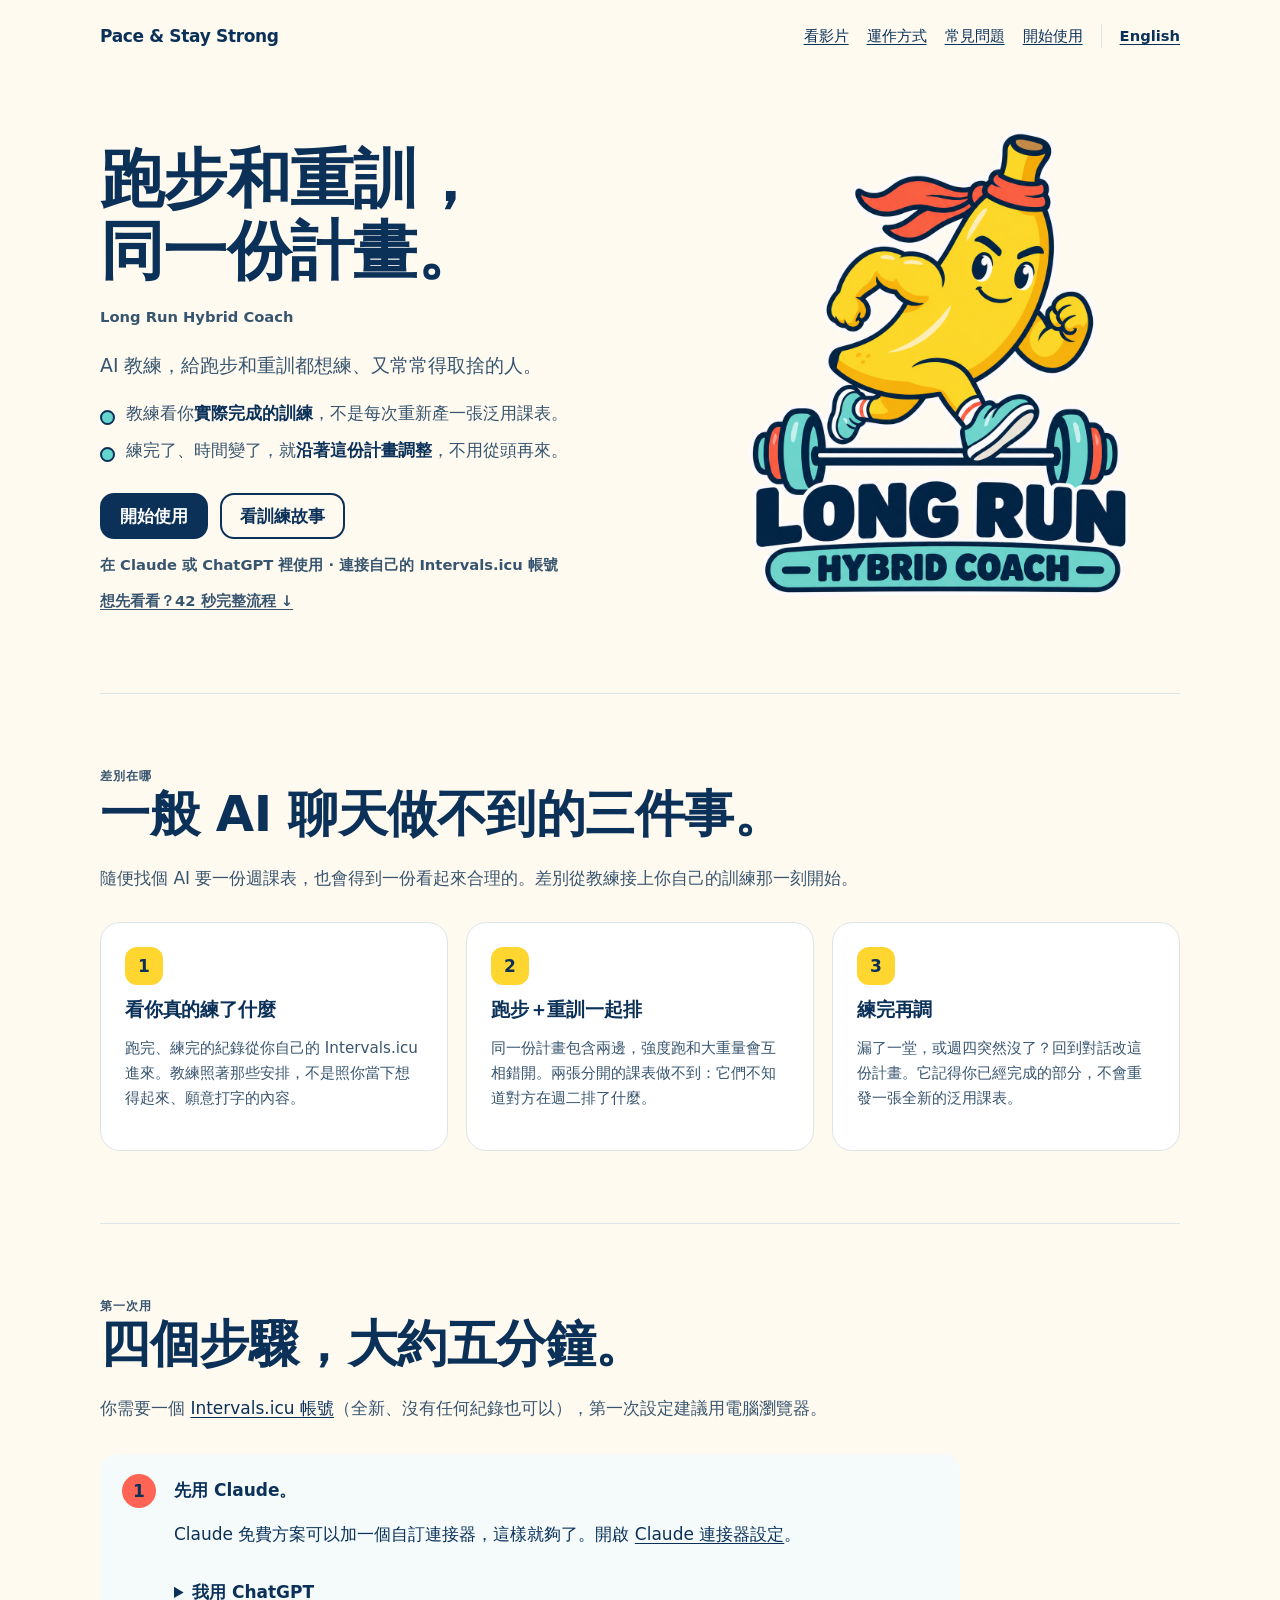
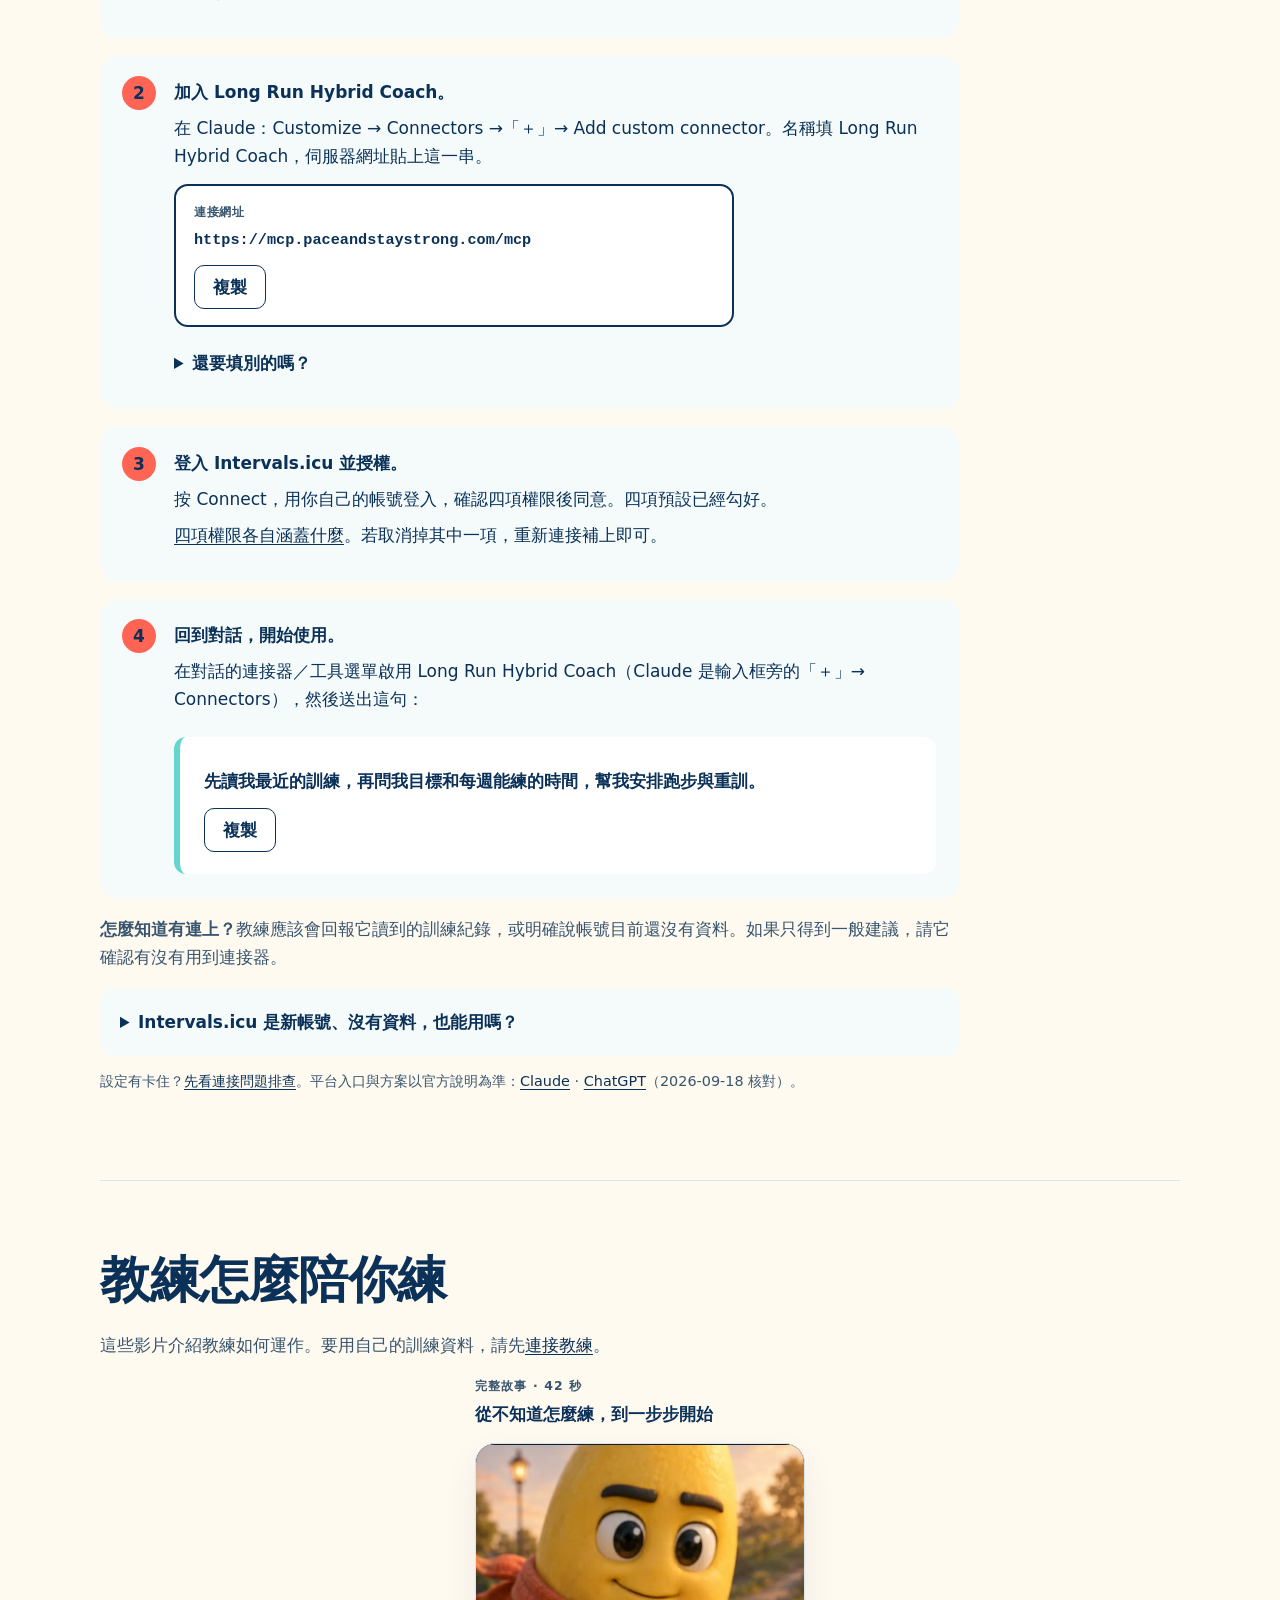
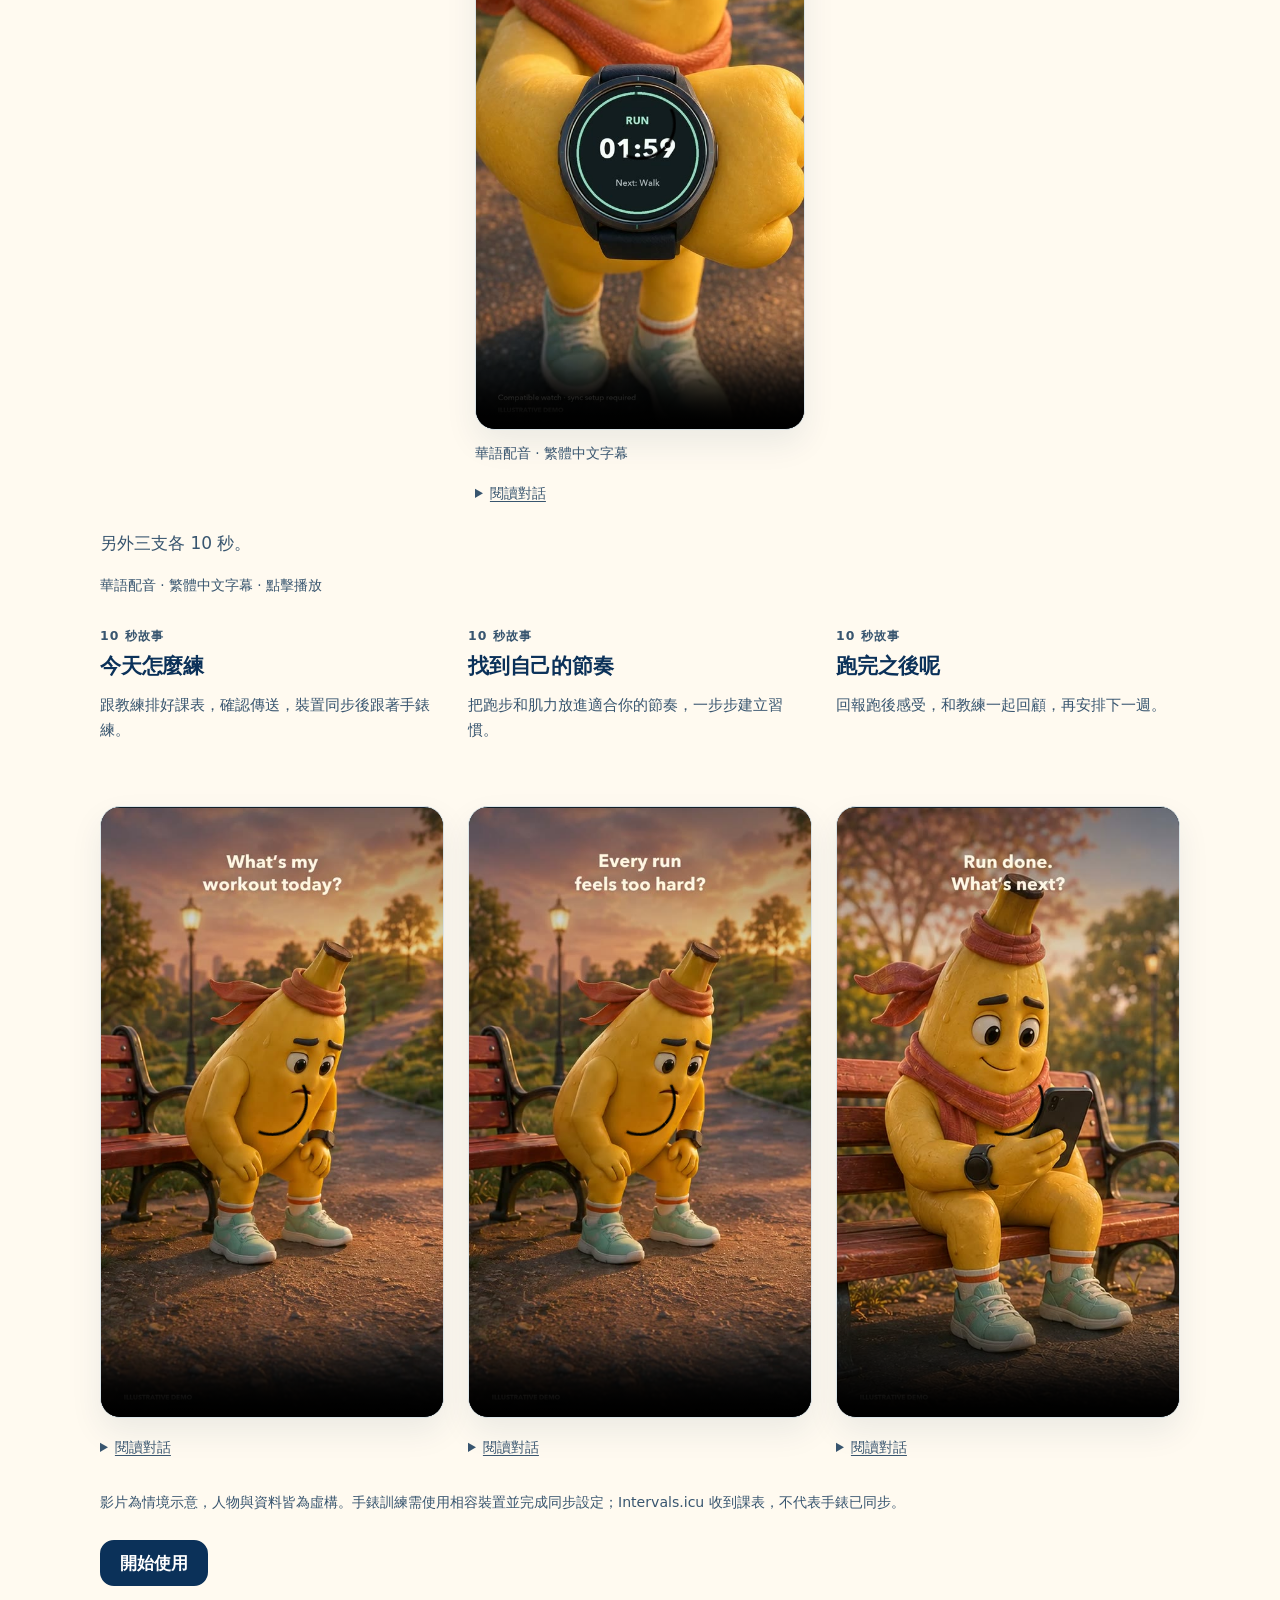
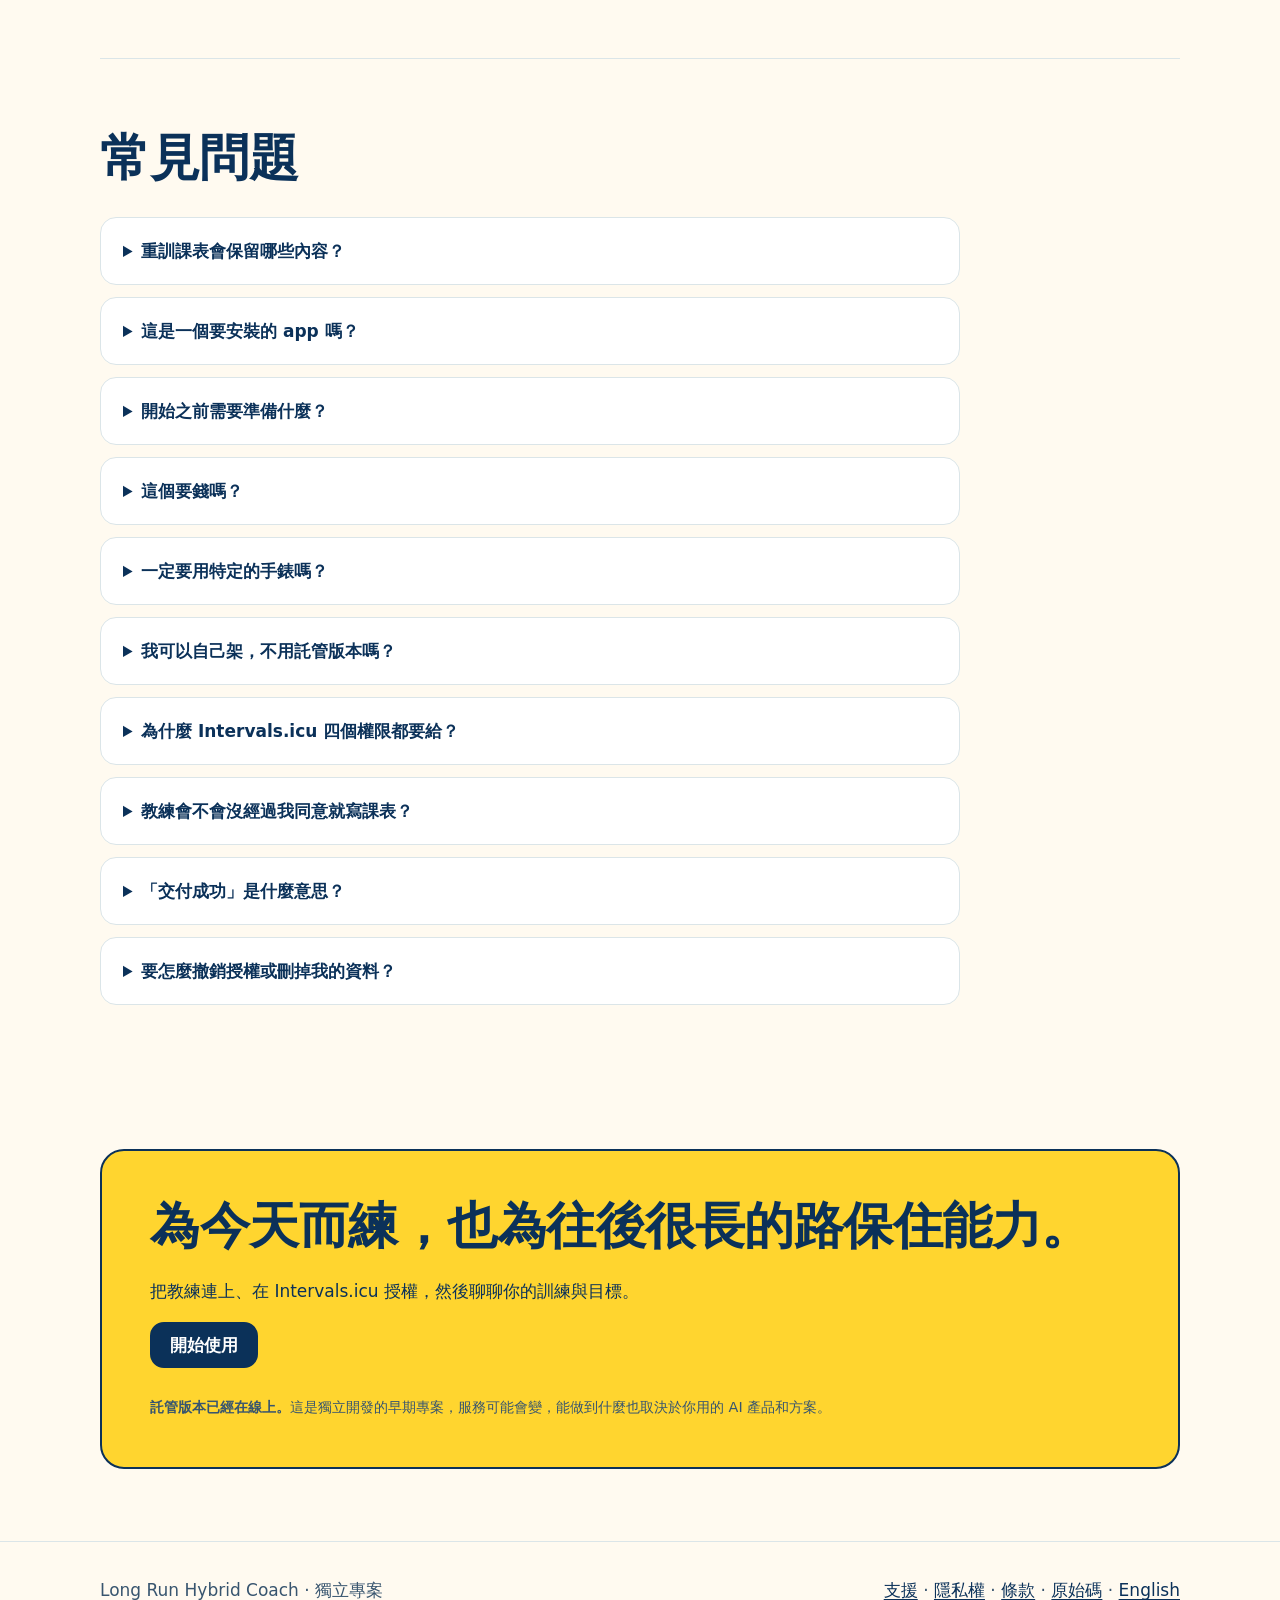
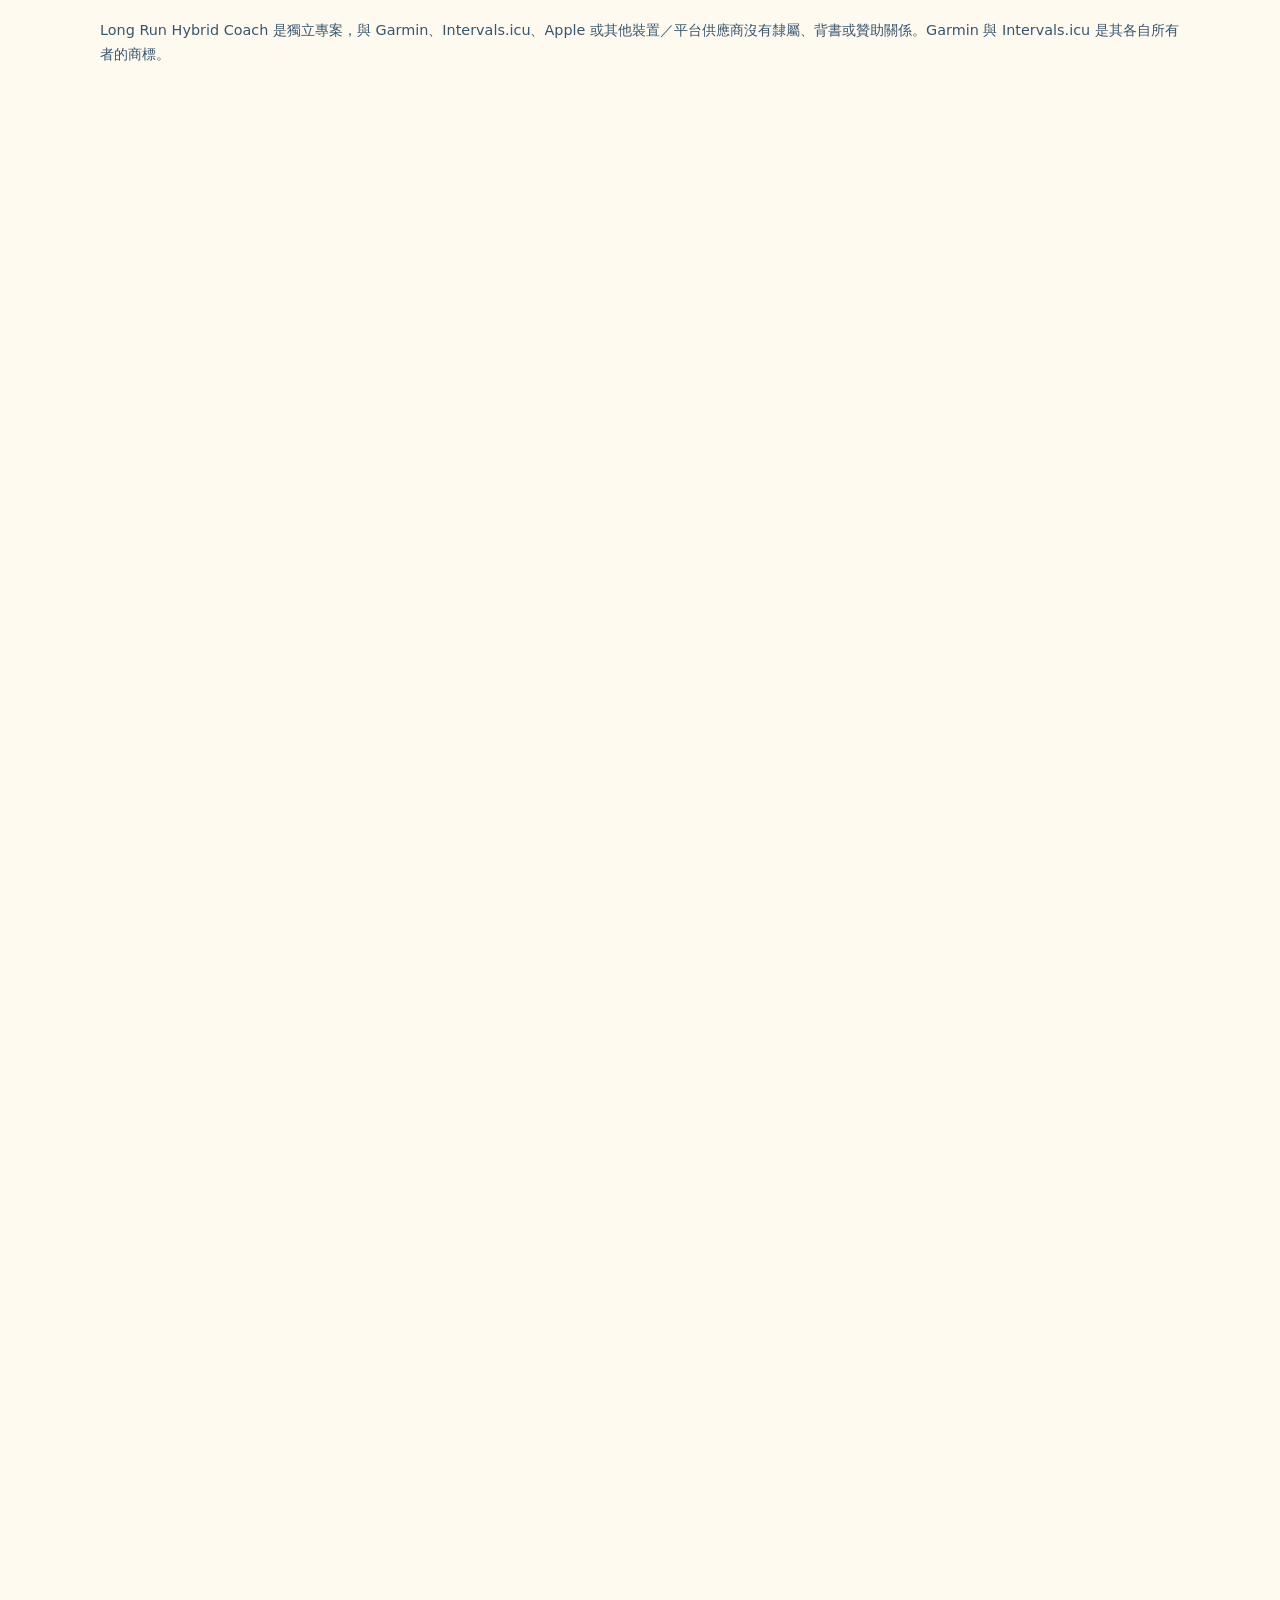
<file: zh/start.html>
<!doctype html>
<html lang="zh-Hant">
<head>
  <meta charset="utf-8">
  <meta name="viewport" content="width=device-width, initial-scale=1">
  <title>開始使用 — Long Run Hybrid Coach</title>
  <meta name="description" content="設定步驟已經搬到首頁，這個網址會直接帶你過去。">
  <meta name="robots" content="noindex">
  <meta http-equiv="refresh" content="0; url=index.html#setup">
  <link rel="canonical" href="https://paceandstaystrong.com/zh/#setup">
  <link rel="alternate" hreflang="zh-Hant" href="https://paceandstaystrong.com/zh/start.html">
  <link rel="alternate" hreflang="en" href="https://paceandstaystrong.com/start.html">
  <link rel="alternate" hreflang="x-default" href="https://paceandstaystrong.com/start.html">
  <link rel="stylesheet" href="../assets/styles.css">
</head>
<body>
  <main class="legal">
    <header>
      <h1>設定步驟搬家了</h1>
      <p class="meta">現在跟產品說明放在同一頁：首頁。</p>
    </header>
    <p><a class="button" href="index.html#setup">前往設定步驟</a></p>
  </main>
</body>
</html>
</file>
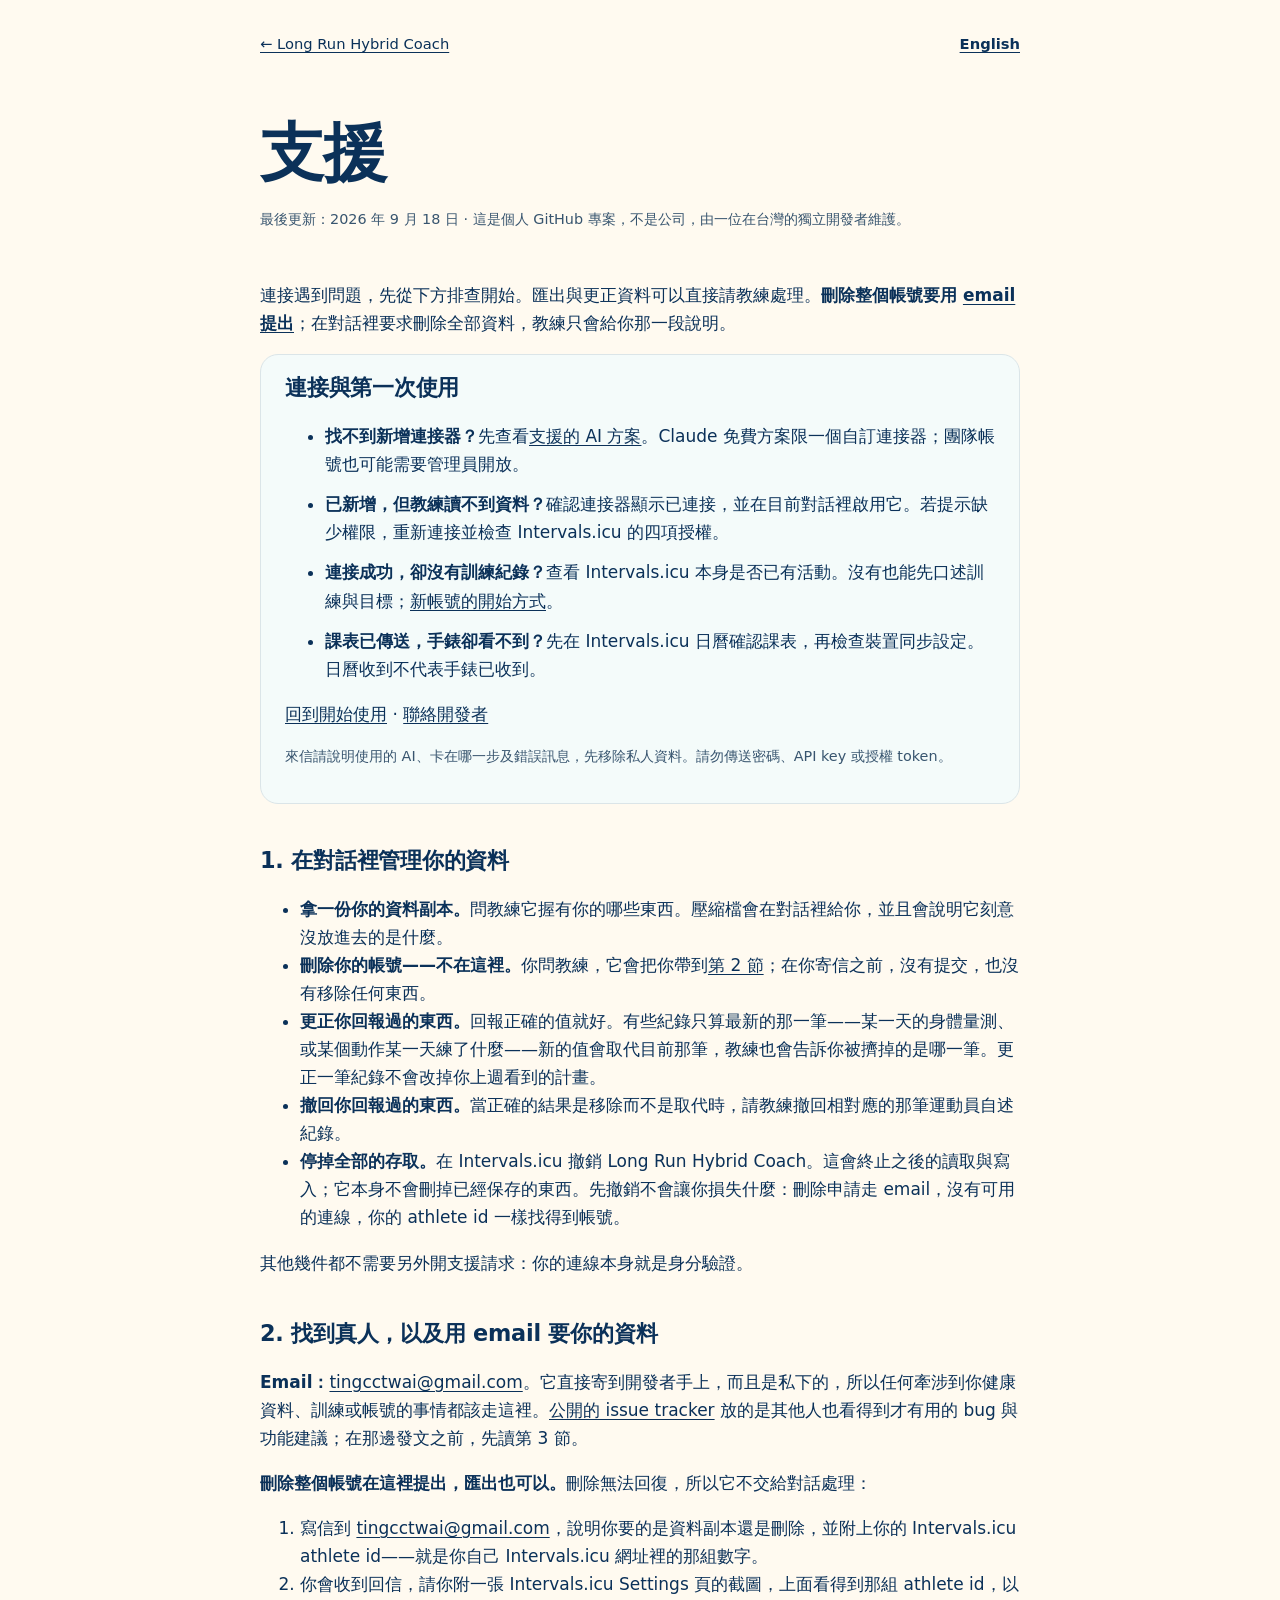
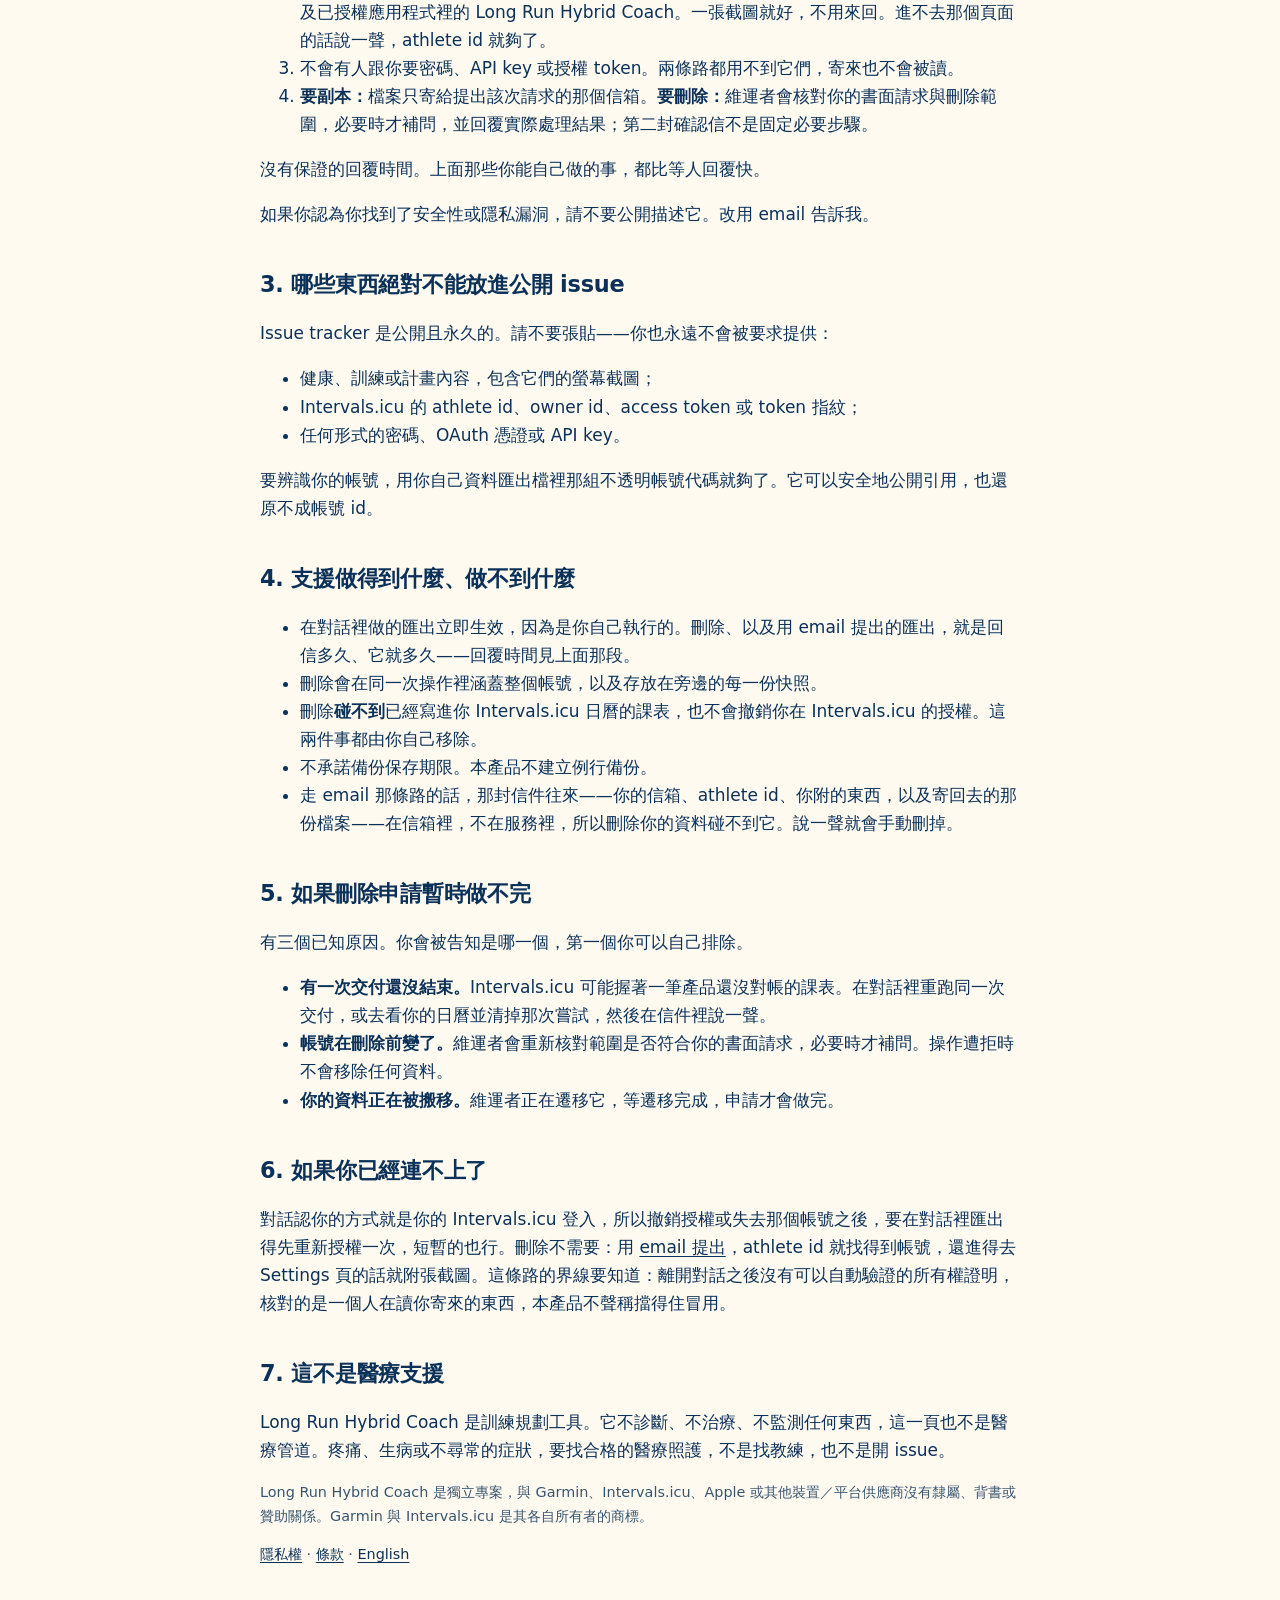
<file: zh/support.html>
<!doctype html>
<html lang="zh-Hant">
<head>
  <meta charset="utf-8">
  <meta name="viewport" content="width=device-width, initial-scale=1">
  <title>支援 — Long Run Hybrid Coach</title>
  <meta name="description" content="Long Run Hybrid Coach 的求助方式、哪些事你可以自己做完，以及哪些東西絕對不能放進公開 issue。">
  <link rel="alternate" hreflang="zh-Hant" href="https://paceandstaystrong.com/zh/support.html">
  <link rel="alternate" hreflang="en" href="https://paceandstaystrong.com/support.html">
  <link rel="alternate" hreflang="x-default" href="https://paceandstaystrong.com/support.html">
  <link rel="stylesheet" href="../assets/styles.css?v=first-visit-20260917">
</head>
<body>
  <main class="legal">
    <div class="legal-nav">
      <a href="index.html">← Long Run Hybrid Coach</a>
      <a class="nav-lang" href="../support.html" hreflang="en" lang="en">English</a>
    </div>
    <header>
      <h1>支援</h1>
      <p class="meta">最後更新：2026 年 9 月 18 日 · 這是個人 GitHub 專案，不是公司，由一位在台灣的獨立開發者維護。</p>
    </header>

    <p>連接遇到問題，先從下方排查開始。匯出與更正資料可以直接請教練處理。<strong>刪除整個帳號要用 <a href="#data-by-email">email 提出</a></strong>；在對話裡要求刪除全部資料，教練只會給你那一段說明。</p>

    <aside class="connection-help" id="connection-help" aria-labelledby="connection-help-title">
      <h2 id="connection-help-title">連接與第一次使用</h2>
      <ul>
        <li><strong>找不到新增連接器？</strong>先查看<a href="index.html#client-options">支援的 AI 方案</a>。Claude 免費方案限一個自訂連接器；團隊帳號也可能需要管理員開放。</li>
        <li><strong>已新增，但教練讀不到資料？</strong>確認連接器顯示已連接，並在目前對話裡啟用它。若提示缺少權限，重新連接並檢查 Intervals.icu 的四項授權。</li>
        <li><strong>連接成功，卻沒有訓練紀錄？</strong>查看 Intervals.icu 本身是否已有活動。沒有也能先口述訓練與目標；<a href="index.html#empty-account">新帳號的開始方式</a>。</li>
        <li><strong>課表已傳送，手錶卻看不到？</strong>先在 Intervals.icu 日曆確認課表，再檢查裝置同步設定。日曆收到不代表手錶已收到。</li>
      </ul>
      <p><a href="index.html#setup">回到開始使用</a> · <a href="mailto:tingcctwai@gmail.com">聯絡開發者</a></p>
      <p class="fine">來信請說明使用的 AI、卡在哪一步及錯誤訊息，先移除私人資料。請勿傳送密碼、API key 或授權 token。</p>
    </aside>

    <h2>1. 在對話裡管理你的資料</h2>
    <ul>
      <li><strong>拿一份你的資料副本。</strong>問教練它握有你的哪些東西。壓縮檔會在對話裡給你，並且會說明它刻意沒放進去的是什麼。</li>
      <li><strong>刪除你的帳號——不在這裡。</strong>你問教練，它會把你帶到<a href="#data-by-email">第 2 節</a>；在你寄信之前，沒有提交，也沒有移除任何東西。</li>
      <li><strong>更正你回報過的東西。</strong>回報正確的值就好。有些紀錄只算最新的那一筆——某一天的身體量測、或某個動作某一天練了什麼——新的值會取代目前那筆，教練也會告訴你被擠掉的是哪一筆。更正一筆紀錄不會改掉你上週看到的計畫。</li>
      <li><strong>撤回你回報過的東西。</strong>當正確的結果是移除而不是取代時，請教練撤回相對應的那筆運動員自述紀錄。</li>
      <li><strong>停掉全部的存取。</strong>在 Intervals.icu 撤銷 Long Run Hybrid Coach。這會終止之後的讀取與寫入；它本身不會刪掉已經保存的東西。先撤銷不會讓你損失什麼：刪除申請走 email，沒有可用的連線，你的 athlete id 一樣找得到帳號。</li>
    </ul>
    <p>其他幾件都不需要另外開支援請求：你的連線本身就是身分驗證。</p>

    <h2 id="data-by-email">2. 找到真人，以及用 email 要你的資料</h2>
    <p><strong>Email：</strong><a href="mailto:tingcctwai@gmail.com">tingcctwai@gmail.com</a>。它直接寄到開發者手上，而且是私下的，所以任何牽涉到你健康資料、訓練或帳號的事情都該走這裡。<a href="https://github.com/atomchung/long-run-hybrid-coach/issues">公開的 issue tracker</a> 放的是其他人也看得到才有用的 bug 與功能建議；在那邊發文之前，先讀第 3 節。</p>
    <p><strong>刪除整個帳號在這裡提出，匯出也可以。</strong>刪除無法回復，所以它不交給對話處理：</p>
    <ol>
      <li>寫信到 <a href="mailto:tingcctwai@gmail.com">tingcctwai@gmail.com</a>，說明你要的是資料副本還是刪除，並附上你的 Intervals.icu athlete id——就是你自己 Intervals.icu 網址裡的那組數字。</li>
      <li>你會收到回信，請你附一張 Intervals.icu Settings 頁的截圖，上面看得到那組 athlete id，以及已授權應用程式裡的 Long Run Hybrid Coach。一張截圖就好，不用來回。進不去那個頁面的話說一聲，athlete id 就夠了。</li>
      <li>不會有人跟你要密碼、API key 或授權 token。兩條路都用不到它們，寄來也不會被讀。</li>
      <li><strong>要副本：</strong>檔案只寄給提出該次請求的那個信箱。<strong>要刪除：</strong>維運者會核對你的書面請求與刪除範圍，必要時才補問，並回覆實際處理結果；第二封確認信不是固定必要步驟。</li>
    </ol>
    <p>沒有保證的回覆時間。上面那些你能自己做的事，都比等人回覆快。</p>
    <p>如果你認為你找到了安全性或隱私漏洞，請不要公開描述它。改用 email 告訴我。</p>

    <h2>3. 哪些東西絕對不能放進公開 issue</h2>
    <p>Issue tracker 是公開且永久的。請不要張貼——你也永遠不會被要求提供：</p>
    <ul>
      <li>健康、訓練或計畫內容，包含它們的螢幕截圖；</li>
      <li>Intervals.icu 的 athlete id、owner id、access token 或 token 指紋；</li>
      <li>任何形式的密碼、OAuth 憑證或 API key。</li>
    </ul>
    <p>要辨識你的帳號，用你自己資料匯出檔裡那組不透明帳號代碼就夠了。它可以安全地公開引用，也還原不成帳號 id。</p>

    <h2>4. 支援做得到什麼、做不到什麼</h2>
    <ul>
      <li>在對話裡做的匯出立即生效，因為是你自己執行的。刪除、以及用 email 提出的匯出，就是回信多久、它就多久——回覆時間見上面那段。</li>
      <li>刪除會在同一次操作裡涵蓋整個帳號，以及存放在旁邊的每一份快照。</li>
      <li>刪除<strong>碰不到</strong>已經寫進你 Intervals.icu 日曆的課表，也不會撤銷你在 Intervals.icu 的授權。這兩件事都由你自己移除。</li>
      <li>不承諾備份保存期限。本產品不建立例行備份。</li>
      <li>走 email 那條路的話，那封信件往來——你的信箱、athlete id、你附的東西，以及寄回去的那份檔案——在信箱裡，不在服務裡，所以刪除你的資料碰不到它。說一聲就會手動刪掉。</li>
    </ul>

    <h2>5. 如果刪除申請暫時做不完</h2>
    <p>有三個已知原因。你會被告知是哪一個，第一個你可以自己排除。</p>
    <ul>
      <li><strong>有一次交付還沒結束。</strong>Intervals.icu 可能握著一筆產品還沒對帳的課表。在對話裡重跑同一次交付，或去看你的日曆並清掉那次嘗試，然後在信件裡說一聲。</li>
      <li><strong>帳號在刪除前變了。</strong>維運者會重新核對範圍是否符合你的書面請求，必要時才補問。操作遭拒時不會移除任何資料。</li>
      <li><strong>你的資料正在被搬移。</strong>維運者正在遷移它，等遷移完成，申請才會做完。</li>
    </ul>

    <h2>6. 如果你已經連不上了</h2>
    <p>對話認你的方式就是你的 Intervals.icu 登入，所以撤銷授權或失去那個帳號之後，要在對話裡匯出得先重新授權一次，短暫的也行。刪除不需要：用 <a href="#data-by-email">email 提出</a>，athlete id 就找得到帳號，還進得去 Settings 頁的話就附張截圖。這條路的界線要知道：離開對話之後沒有可以自動驗證的所有權證明，核對的是一個人在讀你寄來的東西，本產品不聲稱擋得住冒用。</p>

    <h2>7. 這不是醫療支援</h2>
    <p>Long Run Hybrid Coach 是訓練規劃工具。它不診斷、不治療、不監測任何東西，這一頁也不是醫療管道。疼痛、生病或不尋常的症狀，要找合格的醫療照護，不是找教練，也不是開 issue。</p>

    <p class="fine">Long Run Hybrid Coach 是獨立專案，與 Garmin、Intervals.icu、Apple 或其他裝置／平台供應商沒有隸屬、背書或贊助關係。Garmin 與 Intervals.icu 是其各自所有者的商標。</p>
    <p class="fine"><a href="privacy.html">隱私權</a> · <a href="terms.html">條款</a> · <a href="../support.html" hreflang="en" lang="en">English</a></p>
  </main>
</body>
</html>
</file>
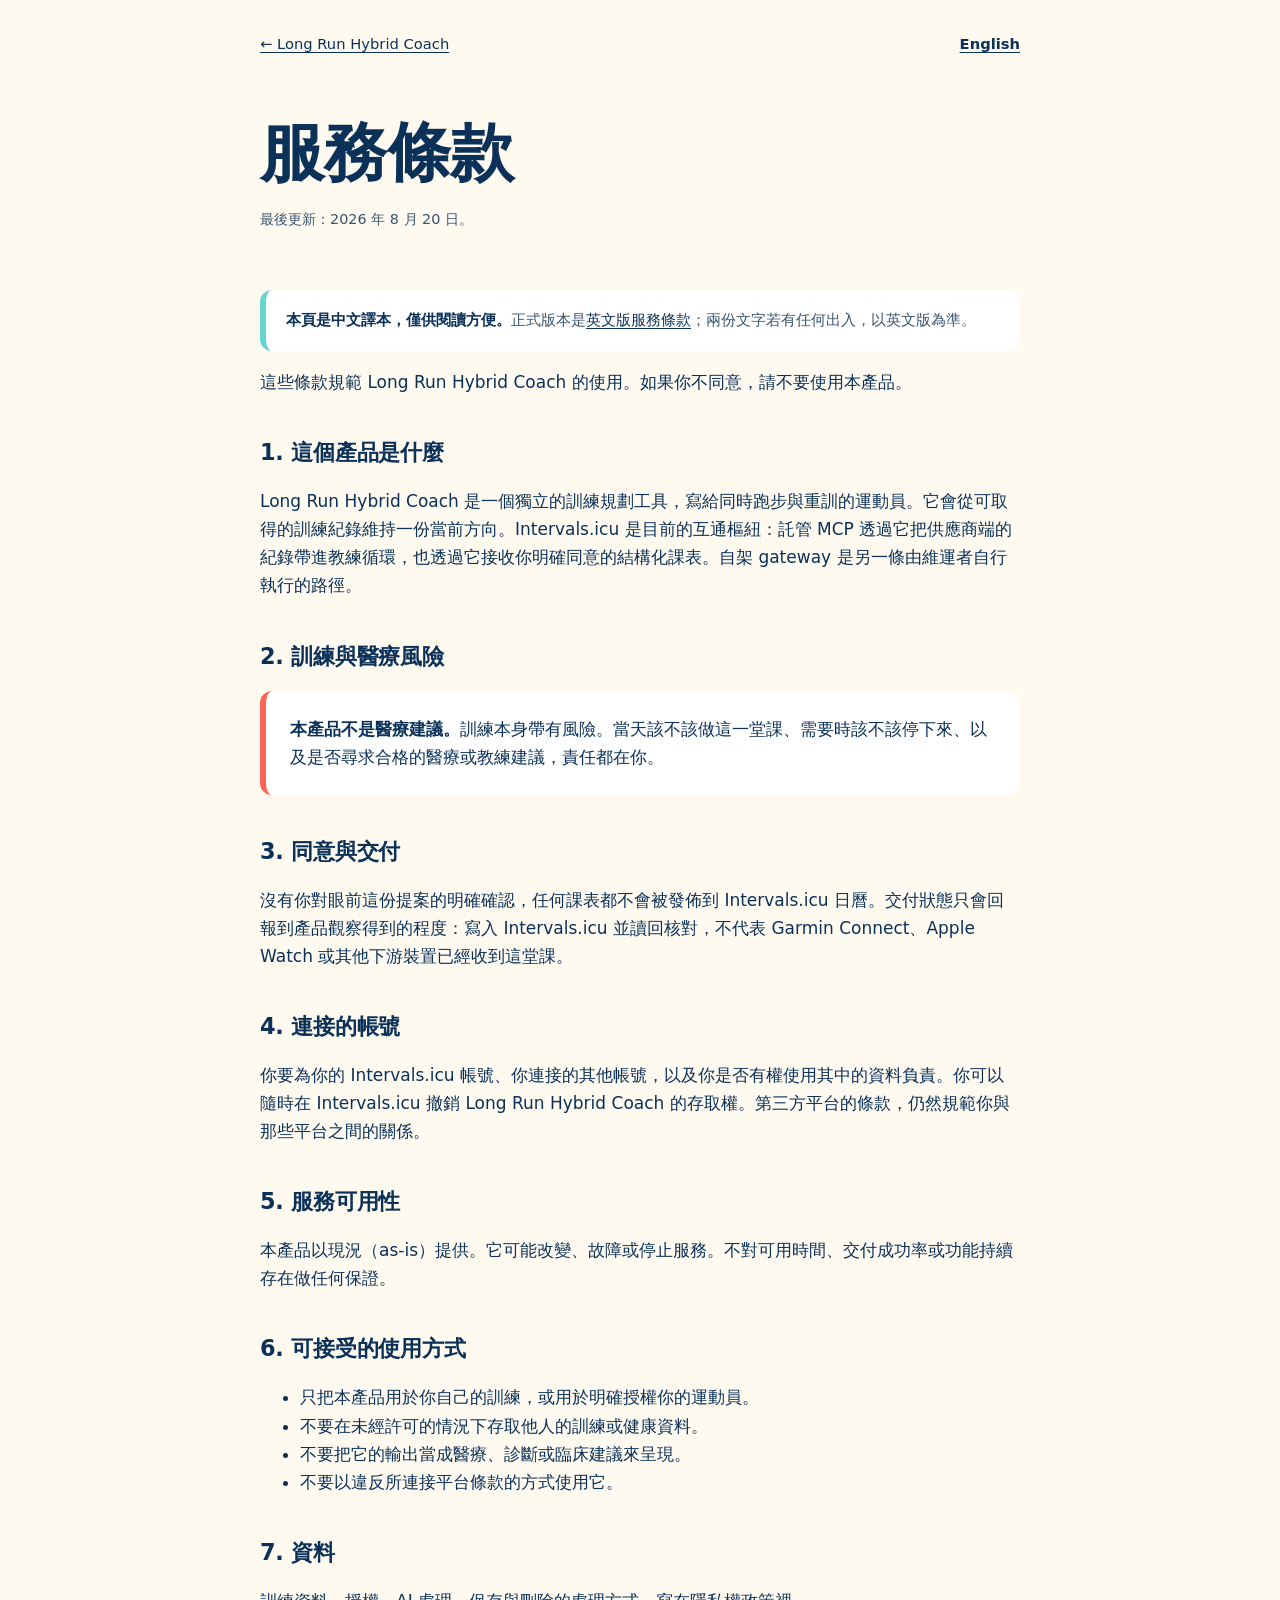
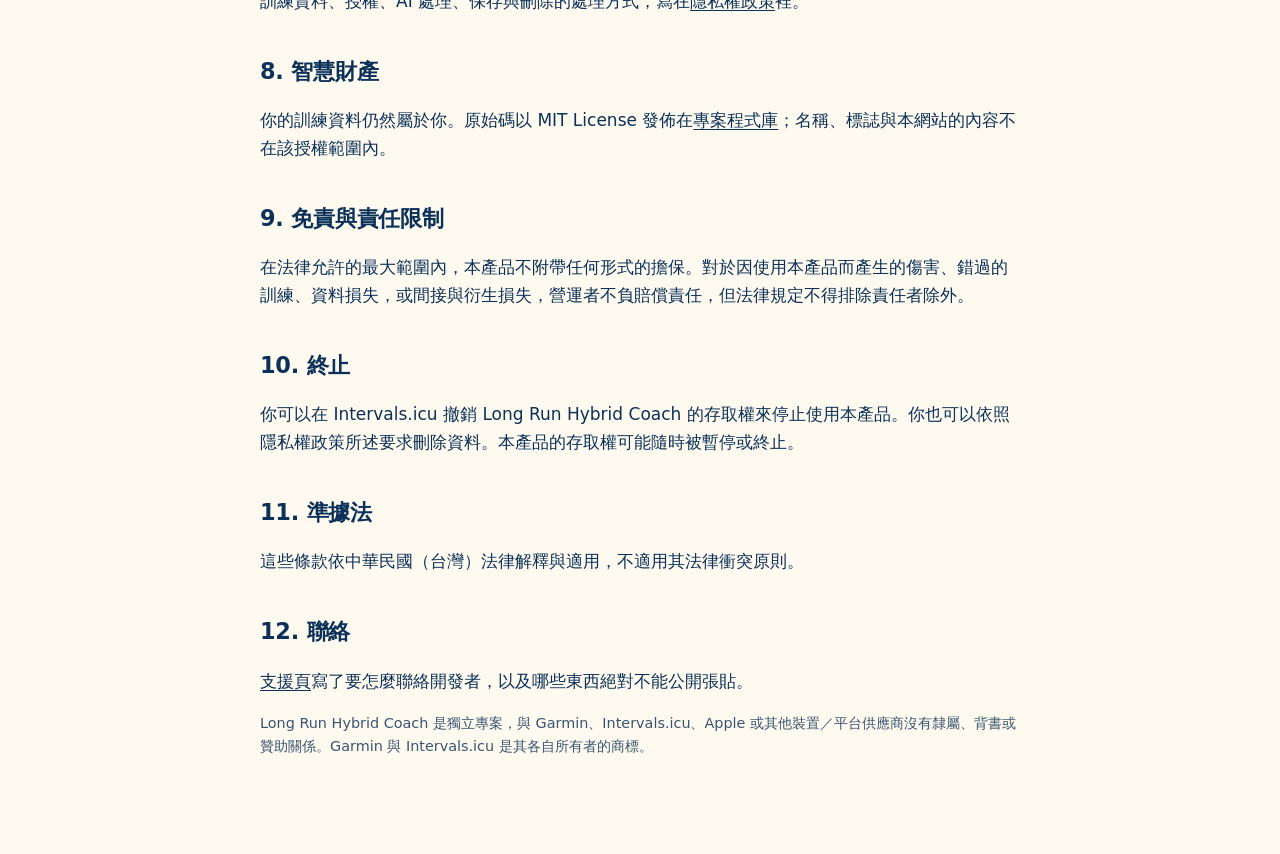
<file: zh/terms.html>
<!doctype html>
<html lang="zh-Hant">
<head>
  <meta charset="utf-8">
  <meta name="viewport" content="width=device-width, initial-scale=1">
  <title>服務條款 — Long Run Hybrid Coach</title>
  <meta name="description" content="使用 Long Run Hybrid Coach 的條款。">
  <link rel="alternate" hreflang="zh-Hant" href="https://paceandstaystrong.com/zh/terms.html">
  <link rel="alternate" hreflang="en" href="https://paceandstaystrong.com/terms.html">
  <link rel="alternate" hreflang="x-default" href="https://paceandstaystrong.com/terms.html">
  <link rel="stylesheet" href="../assets/styles.css">
</head>
<body>
  <main class="legal">
    <div class="legal-nav">
      <a href="index.html">← Long Run Hybrid Coach</a>
      <a class="nav-lang" href="../terms.html" hreflang="en" lang="en">English</a>
    </div>
    <header>
      <h1>服務條款</h1>
      <p class="meta">最後更新：2026 年 8 月 20 日。</p>
    </header>

    <p class="lang-note"><strong>本頁是中文譯本，僅供閱讀方便。</strong>正式版本是<a href="../terms.html">英文版服務條款</a>；兩份文字若有任何出入，以英文版為準。</p>

    <p>這些條款規範 Long Run Hybrid Coach 的使用。如果你不同意，請不要使用本產品。</p>

    <h2>1. 這個產品是什麼</h2>
    <p>Long Run Hybrid Coach 是一個獨立的訓練規劃工具，寫給同時跑步與重訓的運動員。它會從可取得的訓練紀錄維持一份當前方向。Intervals.icu 是目前的互通樞紐：託管 MCP 透過它把供應商端的紀錄帶進教練循環，也透過它接收你明確同意的結構化課表。自架 gateway 是另一條由維運者自行執行的路徑。</p>

    <h2>2. 訓練與醫療風險</h2>
    <div class="notice"><strong>本產品不是醫療建議。</strong>訓練本身帶有風險。當天該不該做這一堂課、需要時該不該停下來、以及是否尋求合格的醫療或教練建議，責任都在你。</div>

    <h2>3. 同意與交付</h2>
    <p>沒有你對眼前這份提案的明確確認，任何課表都不會被發佈到 Intervals.icu 日曆。交付狀態只會回報到產品觀察得到的程度：寫入 Intervals.icu 並讀回核對，不代表 Garmin Connect、Apple Watch 或其他下游裝置已經收到這堂課。</p>

    <h2>4. 連接的帳號</h2>
    <p>你要為你的 Intervals.icu 帳號、你連接的其他帳號，以及你是否有權使用其中的資料負責。你可以隨時在 Intervals.icu 撤銷 Long Run Hybrid Coach 的存取權。第三方平台的條款，仍然規範你與那些平台之間的關係。</p>

    <h2>5. 服務可用性</h2>
    <p>本產品以現況（as-is）提供。它可能改變、故障或停止服務。不對可用時間、交付成功率或功能持續存在做任何保證。</p>

    <h2>6. 可接受的使用方式</h2>
    <ul>
      <li>只把本產品用於你自己的訓練，或用於明確授權你的運動員。</li>
      <li>不要在未經許可的情況下存取他人的訓練或健康資料。</li>
      <li>不要把它的輸出當成醫療、診斷或臨床建議來呈現。</li>
      <li>不要以違反所連接平台條款的方式使用它。</li>
    </ul>

    <h2>7. 資料</h2>
    <p>訓練資料、授權、AI 處理、保存與刪除的處理方式，寫在<a href="privacy.html">隱私權政策</a>裡。</p>

    <h2>8. 智慧財產</h2>
    <p>你的訓練資料仍然屬於你。原始碼以 MIT License 發佈在<a href="https://github.com/atomchung/long-run-hybrid-coach">專案程式庫</a>；名稱、標誌與本網站的內容不在該授權範圍內。</p>

    <h2>9. 免責與責任限制</h2>
    <p>在法律允許的最大範圍內，本產品不附帶任何形式的擔保。對於因使用本產品而產生的傷害、錯過的訓練、資料損失，或間接與衍生損失，營運者不負賠償責任，但法律規定不得排除責任者除外。</p>

    <h2>10. 終止</h2>
    <p>你可以在 Intervals.icu 撤銷 Long Run Hybrid Coach 的存取權來停止使用本產品。你也可以依照隱私權政策所述要求刪除資料。本產品的存取權可能隨時被暫停或終止。</p>

    <h2>11. 準據法</h2>
    <p>這些條款依中華民國（台灣）法律解釋與適用，不適用其法律衝突原則。</p>

    <h2>12. 聯絡</h2>
    <p><a href="support.html">支援頁</a>寫了要怎麼聯絡開發者，以及哪些東西絕對不能公開張貼。</p>

    <p class="fine">Long Run Hybrid Coach 是獨立專案，與 Garmin、Intervals.icu、Apple 或其他裝置／平台供應商沒有隸屬、背書或贊助關係。Garmin 與 Intervals.icu 是其各自所有者的商標。</p>
  </main>
</body>
</html>
</file>
<file: assets/styles.css>
:root {
  --ink: #0b3159;
  --ink-soft: #38556f;
  --aqua: #67d5cf;
  --coral: #ff6455;
  --banana: #ffd52f;
  --cream: #fffaf0;
  --paper: #ffffff;
  --line: #dbe5e8;
  --panel: #f4fbfa;
}

* { box-sizing: border-box; }

html { scroll-behavior: smooth; }

body {
  margin: 0;
  color: var(--ink);
  background: var(--cream);
  font: 17px/1.65 ui-rounded, "Arial Rounded MT Bold", Inter, ui-sans-serif,
    system-ui, -apple-system, BlinkMacSystemFont, "Segoe UI", sans-serif;
}

/* Traditional Chinese pages. The stack above leads with Western display faces
   (ui-rounded, Arial Rounded MT Bold, Inter) that carry no CJK glyphs, so zh copy
   would fall back to an arbitrary OS face. No external font is loaded. */
html[lang="zh-Hant"] body {
  font-family: "PingFang TC", "Heiti TC", "Microsoft JhengHei", "Noto Sans TC",
    ui-rounded, "Arial Rounded MT Bold", Inter, ui-sans-serif, system-ui,
    -apple-system, BlinkMacSystemFont, "Segoe UI", sans-serif;
}
html[lang="zh-Hant"] h1,
html[lang="zh-Hant"] h2,
html[lang="zh-Hant"] h3 { letter-spacing: -0.01em; }

a { color: var(--ink); text-underline-offset: 3px; }
a:hover { color: #14588d; }
a:focus-visible {
  outline: 3px solid var(--coral);
  outline-offset: 4px;
  border-radius: 4px;
}

.wrap { width: min(1080px, calc(100% - 40px)); margin: 0 auto; }

.site-nav {
  display: flex;
  align-items: center;
  justify-content: space-between;
  gap: 24px;
  padding: 22px 0;
}

.brand { font-weight: 900; text-decoration: none; letter-spacing: -0.02em; }
.nav-links { display: flex; flex-wrap: wrap; align-items: center; gap: 18px; font-size: 0.92rem; }

.nav-cta {
  display: inline-flex;
  align-items: center;
  min-height: 38px;
  padding: 0 16px;
  border: 2px solid var(--ink);
  border-radius: 999px;
  color: var(--paper);
  background: var(--ink);
  font-weight: 900;
  text-decoration: none;
}
.nav-cta:hover { color: var(--paper); background: #14588d; border-color: #14588d; }
.nav-cta[aria-current="page"] { color: var(--ink); background: var(--banana); }

.nav-lang {
  padding-left: 18px;
  border-left: 1px solid var(--line);
  font-weight: 700;
}

.hero {
  display: grid;
  grid-template-columns: minmax(0, 1.05fr) minmax(300px, 0.95fr);
  align-items: center;
  gap: clamp(28px, 6vw, 72px);
  padding: 54px 0 80px;
}

.hero-logo {
  width: min(100%, 520px);
  aspect-ratio: 1;
  object-fit: contain;
  border-radius: 30px;
}

.eyebrow {
  display: inline-flex;
  padding: 6px 12px;
  border-radius: 999px;
  color: var(--ink);
  background: var(--aqua);
  font-size: 0.78rem;
  font-weight: 900;
  letter-spacing: 0.06em;
  text-transform: uppercase;
}

.page-kicker {
  display: block;
  color: var(--ink-soft);
  font-size: 0.78rem;
  font-weight: 900;
  letter-spacing: 0.09em;
  text-transform: uppercase;
}

h1, h2, h3 { line-height: 1.12; letter-spacing: -0.035em; text-wrap: balance; }

/* Chinese has no word boundaries, so a heading will break mid-term unless the
   term is marked. Wrap the units that must stay whole, not the whole heading —
   a nowrap heading overflows instead of wrapping. */
.nowrap { white-space: nowrap; }
h1 { margin: 18px 0; font-size: clamp(2.6rem, 5vw, 4.6rem); }
h2 { margin: 0 0 22px; font-size: clamp(1.8rem, 4vw, 3.1rem); }
h3 { margin: 0 0 10px; font-size: 1.18rem; }

.lede { max-width: 620px; color: var(--ink-soft); font-size: 1.18rem; }
.actions { display: flex; flex-wrap: wrap; gap: 12px; margin-top: 28px; }

.button {
  display: inline-flex;
  align-items: center;
  justify-content: center;
  min-height: 46px;
  padding: 0 18px;
  border: 2px solid var(--ink);
  border-radius: 14px;
  color: var(--paper);
  background: var(--ink);
  font-weight: 900;
  text-decoration: none;
}

.button.secondary { color: var(--ink); background: transparent; }
.button-note { margin: 12px 0 0; color: var(--ink-soft); font-size: 0.92rem; }
.text-link { color: var(--ink-soft); font-weight: 700; }

section { padding: 72px 0; border-top: 1px solid var(--line); }
.section-copy { max-width: 760px; color: var(--ink-soft); }

.grid {
  display: grid;
  grid-template-columns: repeat(3, minmax(0, 1fr));
  gap: 18px;
  margin-top: 30px;
}

.card {
  min-height: 210px;
  padding: 24px;
  border: 1px solid var(--line);
  border-radius: 20px;
  background: var(--paper);
}

.card-mark {
  display: grid;
  place-items: center;
  width: 38px;
  height: 38px;
  margin-bottom: 20px;
  border-radius: 12px;
  background: var(--banana);
  font-weight: 900;
}


.signpost {
  display: grid;
  grid-template-columns: minmax(0, 1fr) auto;
  align-items: center;
  gap: 24px;
  max-width: 860px;
  margin-top: 34px;
  padding: 28px 30px;
  border: 2px solid var(--ink);
  border-radius: 22px;
  background: var(--panel);
}
.signpost h3 { margin: 6px 0 8px; font-size: 1.35rem; }
.signpost p { margin: 0; color: var(--ink-soft); }
.signpost .page-kicker { color: var(--coral); }

.proof {
  max-width: 820px;
  margin-top: 24px;
  padding: 22px 24px;
  border-left: 6px solid var(--banana);
  border-radius: 12px;
  background: var(--paper);
}

.proof p { margin: 6px 0 0; color: var(--ink-soft); }

.steps { counter-reset: steps; display: grid; gap: 18px; margin-top: 32px; }
.step {
  position: relative;
  padding: 22px 24px 22px 74px;
  border-radius: 18px;
  background: var(--panel);
}
.step::before {
  counter-increment: steps;
  content: counter(steps);
  position: absolute;
  left: 22px;
  top: 20px;
  display: grid;
  place-items: center;
  width: 34px;
  height: 34px;
  border-radius: 50%;
  color: var(--ink);
  background: var(--coral);
  font-weight: 900;
}

.flow-wrap { margin: 34px 0 6px; }
.flow { display: block; width: min(100%, 560px); height: auto; }

.flow-node rect {
  fill: var(--paper);
  stroke: var(--line);
  stroke-width: 1.5;
}
.flow-node text {
  fill: var(--ink);
  font-size: 17px;
  font-weight: 700;
  text-anchor: middle;
  dominant-baseline: middle;
}

.flow-node.is-gate rect { fill: var(--banana); stroke: var(--ink); stroke-width: 2.5; }
.flow-node.is-gate text { font-size: 19px; font-weight: 900; }
.flow-node.is-verify rect { fill: var(--aqua); }

.flow-arrow path { fill: var(--ink-soft); stroke: var(--ink-soft); stroke-width: 2; }
.flow-arrow path:last-child { stroke: none; }

.flow-caption {
  fill: var(--ink);
  font-size: 14px;
  font-weight: 900;
  text-anchor: middle;
}

.boundaries {
  display: grid;
  grid-template-columns: repeat(2, minmax(0, 1fr));
  gap: 18px;
  margin-top: 30px;
}

.boundary {
  padding: 24px;
  border: 1px solid var(--line);
  border-radius: 18px;
  background: var(--paper);
}

.boundary span {
  display: block;
  margin-bottom: 8px;
  color: var(--coral);
  font-size: 0.78rem;
  font-weight: 900;
  letter-spacing: 0.07em;
  text-transform: uppercase;
}

.boundary strong { display: block; font-size: 1.08rem; }
.boundary p { margin: 8px 0 0; color: var(--ink-soft); }

.faq-list { display: grid; gap: 12px; max-width: 860px; margin-top: 30px; }
.faq-list details {
  border: 1px solid var(--line);
  border-radius: 16px;
  background: var(--paper);
}
.faq-list summary {
  padding: 19px 22px;
  cursor: pointer;
  font-weight: 900;
}
.faq-list details[open] summary { padding-bottom: 10px; }
.faq-list p { margin: 0; padding: 0 22px 20px; color: var(--ink-soft); }

.final-cta {
  margin: 72px 0;
  padding: 48px;
  border: 2px solid var(--ink);
  border-radius: 24px;
  background: var(--banana);
}
.final-cta .section-copy { color: var(--ink); }
.project-status { margin: 28px 0 0; color: var(--ink-soft); font-size: 0.9rem; }

.notice {
  padding: 24px;
  border-left: 6px solid var(--coral);
  border-radius: 12px;
  background: var(--paper);
}

.start-page { width: min(960px, 100%); padding-bottom: 80px; }
.start-header { max-width: 760px; padding: 56px 0 48px; }
.start-header h1 { max-width: 760px; }
.start-page .connect-section { padding-top: 48px; }

.start-connect-layout {
  display: grid;
  grid-template-columns: minmax(0, 1fr) minmax(240px, 0.42fr);
  align-items: start;
  gap: clamp(24px, 4vw, 44px);
}

.start-art { text-align: center; }
.start-art img {
  display: block;
  width: min(100%, 300px);
  height: auto;
  margin: 0 auto;
}

.setup-steps { padding: 0; list-style: none; }
.setup-steps .step { padding-bottom: 24px; }
.setup-steps .step p { margin: 8px 0 0; }

.connector-address {
  margin-top: 16px;
  padding: 16px 18px;
  border: 2px solid var(--ink);
  border-radius: 14px;
  background: var(--paper);
  max-width: 560px;
  margin: 14px 0 0;
}

.connector-address span {
  display: block;
  margin-bottom: 5px;
  color: var(--ink-soft);
  font-size: 0.78rem;
  font-weight: 900;
  letter-spacing: 0.06em;
  text-transform: uppercase;
}

.connector-address code {
  display: block;
  overflow-wrap: anywhere;
  font-family: ui-monospace, SFMono-Regular, Menlo, Consolas, monospace;
  font-size: 0.95rem;
  font-weight: 700;
}

.first-message {
  margin: 24px 0 0;
  padding: 22px 24px;
  border-left: 6px solid var(--aqua);
  border-radius: 12px;
  background: var(--paper);
  color: var(--ink);
  font-weight: 700;
}

.legal { width: min(760px, calc(100% - 40px)); margin: 0 auto; padding: 32px 0 80px; }
.legal-nav {
  display: flex;
  justify-content: space-between;
  flex-wrap: wrap;
  gap: 14px;
  font-size: 0.92rem;
}
.legal-nav .nav-lang { padding-left: 0; border-left: 0; }
.lang-note {
  margin: 26px 0 0;
  padding: 18px 20px;
  border-left: 6px solid var(--aqua);
  border-radius: 12px;
  background: var(--paper);
  color: var(--ink-soft);
  font-size: 0.95rem;
}
.lang-note strong { color: var(--ink); }
.legal header { padding: 44px 0 18px; }
.legal h1 { font-size: clamp(2.3rem, 6vw, 4rem); }
.legal h2 { margin-top: 44px; font-size: 1.4rem; }
.legal table { width: 100%; border-collapse: collapse; }
.legal th, .legal td { padding: 13px; border-bottom: 1px solid var(--line); text-align: left; vertical-align: top; }
.legal th { width: 32%; }
.meta, .fine { color: var(--ink-soft); font-size: 0.9rem; }

footer { padding: 34px 0 56px; border-top: 1px solid var(--line); color: var(--ink-soft); }
.footer-row { display: flex; justify-content: space-between; flex-wrap: wrap; gap: 20px; }

@media (max-width: 780px) {
  .hero { grid-template-columns: 1fr; padding-top: 28px; }
  .hero-art { text-align: center; }
  .hero-logo { width: min(72vw, 360px); }
  .grid { grid-template-columns: 1fr; }
  .boundaries { grid-template-columns: 1fr; }
  .start-connect-layout { grid-template-columns: 1fr; }
  .signpost { grid-template-columns: 1fr; }
  .start-art img { width: min(76vw, 280px); }
  .site-nav { align-items: flex-start; }
}

@media (max-width: 520px) {
  .wrap { width: min(100% - 28px, 1080px); }
  .site-nav { flex-direction: column; gap: 12px; }
  .nav-links { gap: 10px 16px; }
  .nav-lang { padding-left: 0; border-left: 0; }
  .hero { padding-bottom: 56px; }
  .start-header { padding: 40px 0 34px; }
  .start-page .connect-section { padding-top: 38px; }
  .start-page { padding-bottom: 56px; }
  .final-cta { margin: 48px 0; padding: 30px 22px; }
  .flow-node text { font-size: 24px; }
  .flow-node.is-gate text { font-size: 26px; }
  .flow-caption { font-size: 20px; }
  .step { padding: 64px 18px 20px; }
  .step::before { left: 18px; top: 18px; }
}

@media (prefers-reduced-motion: reduce) {
  html { scroll-behavior: auto; }
}

/* Native players retain keyboard, caption, fullscreen and mobile playback controls. */
.hero-film { width: min(100%, 330px); margin: 0 auto; scroll-margin-top: 24px; }
.hero-film figcaption { margin: 0 0 14px; }
.hero-film figcaption strong { display: block; margin-top: 5px; font-size: 1.06rem; }
.film-player { display: block; width: 100%; height: auto; aspect-ratio: 9 / 16; border: 1px solid var(--line); border-radius: 20px; background: #142029; box-shadow: 0 14px 32px #0b315914; }
.film-player:focus-visible, .film-transcript summary:focus-visible { outline: 3px solid var(--coral); outline-offset: 4px; }
.film-player::cue { font-family: system-ui, sans-serif; color: white; background: #102029d9; }
.film-language { margin: 12px 0; color: var(--ink-soft); font-size: .85rem; }
#films { scroll-margin-top: 24px; }
.film-grid { display: grid; grid-template-columns: repeat(3, minmax(0, 1fr)); gap: 24px; margin: 30px 0 24px; align-items: start; }
.film-card { min-width: 0; }
.film-card-heading { min-height: 180px; }
.film-card-heading h3 { margin-top: 8px; font-size: 1.3rem; }
.film-card-heading p { color: var(--ink-soft); font-size: .95rem; }
.film-transcript { margin-top: 12px; color: var(--ink-soft); font-size: .88rem; }
.film-transcript summary { cursor: pointer; padding: 6px 0; text-decoration: underline; text-underline-offset: 3px; }
.film-transcript ol { padding-left: 22px; }
.film-transcript li { margin-bottom: 7px; }
.film-note { max-width: 820px; margin: 26px 0; color: var(--ink-soft); font-size: .88rem; }
@media (max-width: 780px) {
  .film-grid { grid-template-columns: 1fr; gap: 38px; }
  .film-card { width: min(100%, 380px); margin-inline: auto; }
  .film-card-heading { min-height: 0; }
  .hero-film { width: min(100%, 330px); }
}

.product-name { margin: 0 0 20px; font-size: .92rem; font-weight: 700; color: var(--ink-soft); }

/* Onboarding follows the product story before the optional film gallery. */
#setup, #how-it-works, #what-you-connect, #client-options, #permissions { scroll-margin-top: 24px; }
.routine-grid .card { min-height: 0; }
.routine-grid .card-mark { margin-bottom: 14px; }
.routine-grid p { font-size: .95rem; color: var(--ink-soft); }
.setup-steps { max-width: 860px; }
.setup-steps p > a { display: inline-flex; align-items: center; min-height: 44px; }
.setup-detail { margin-top: 14px; }
.setup-detail summary { cursor: pointer; padding: 8px 0; font-weight: 700; }
.empty-account { max-width: 860px; padding: 12px 20px; background: var(--panel); border-radius: 14px; }
.first-message { max-width: 860px; }
.first-message p { margin: 8px 0; }
.setup-success { max-width: 860px; color: var(--ink-soft); }
.copy-button { min-height: 44px; padding: 7px 18px; margin-top: 12px; border: 1px solid var(--ink); border-radius: 10px; background: var(--paper); color: var(--ink); cursor: pointer; font: inherit; font-weight: 700; }
.copy-button:hover { background: var(--panel); }
.copy-button:focus-visible, summary:focus-visible { outline: 3px solid var(--coral); outline-offset: 4px; }
.copy-status { display: inline; margin-left: 12px; font-size: .88rem; font-weight: 400; }
.connector-address .copy-status { display: inline; text-transform: none; letter-spacing: normal; font-size: .88rem; font-weight: 400; }
.connection-help { padding: 20px 24px; border: 1px solid var(--line); background: var(--panel); border-radius: 18px; }
.legal .connection-help h2 { margin-top: 0; }
.connection-help li { margin-bottom: 12px; }
@media (max-width: 520px) {
  .hero { padding-top: 22px; gap: 36px; }
  .hero .lede { font-size: 1.04rem; }
  .hero .product-name { margin-bottom: 12px; }
  .hero .actions { margin-top: 20px; }
  section { padding: 48px 0; }
}

/* The hero's three claims. A first visitor reads these before any button, so they are
   list items rather than paragraphs: three lines that can be scanned, not a block that
   has to be read. */
.value-points {
  max-width: 620px;
  margin: 18px 0 0;
  padding: 0;
  list-style: none;
  display: grid;
  gap: 10px;
  color: var(--ink-soft);
  font-size: 1.04rem;
}
.value-points li { padding-left: 26px; position: relative; }
.value-points li::before {
  content: "";
  position: absolute;
  left: 0;
  top: 0.62em;
  width: 11px;
  height: 11px;
  border-radius: 50%;
  background: var(--aqua);
  border: 2px solid var(--ink);
}
.value-points strong { color: var(--ink); }

/* Sits directly under the buttons and answers the question the primary button raises:
   what does pressing it cost me. Short enough to read in one glance, or it is not doing
   its job. */
.trust-line { margin: 14px 0 0; color: var(--ink-soft); font-size: 0.92rem; font-weight: 700; }

@media (max-width: 520px) {
  .value-points { font-size: 0.98rem; gap: 8px; }
}
</file>
